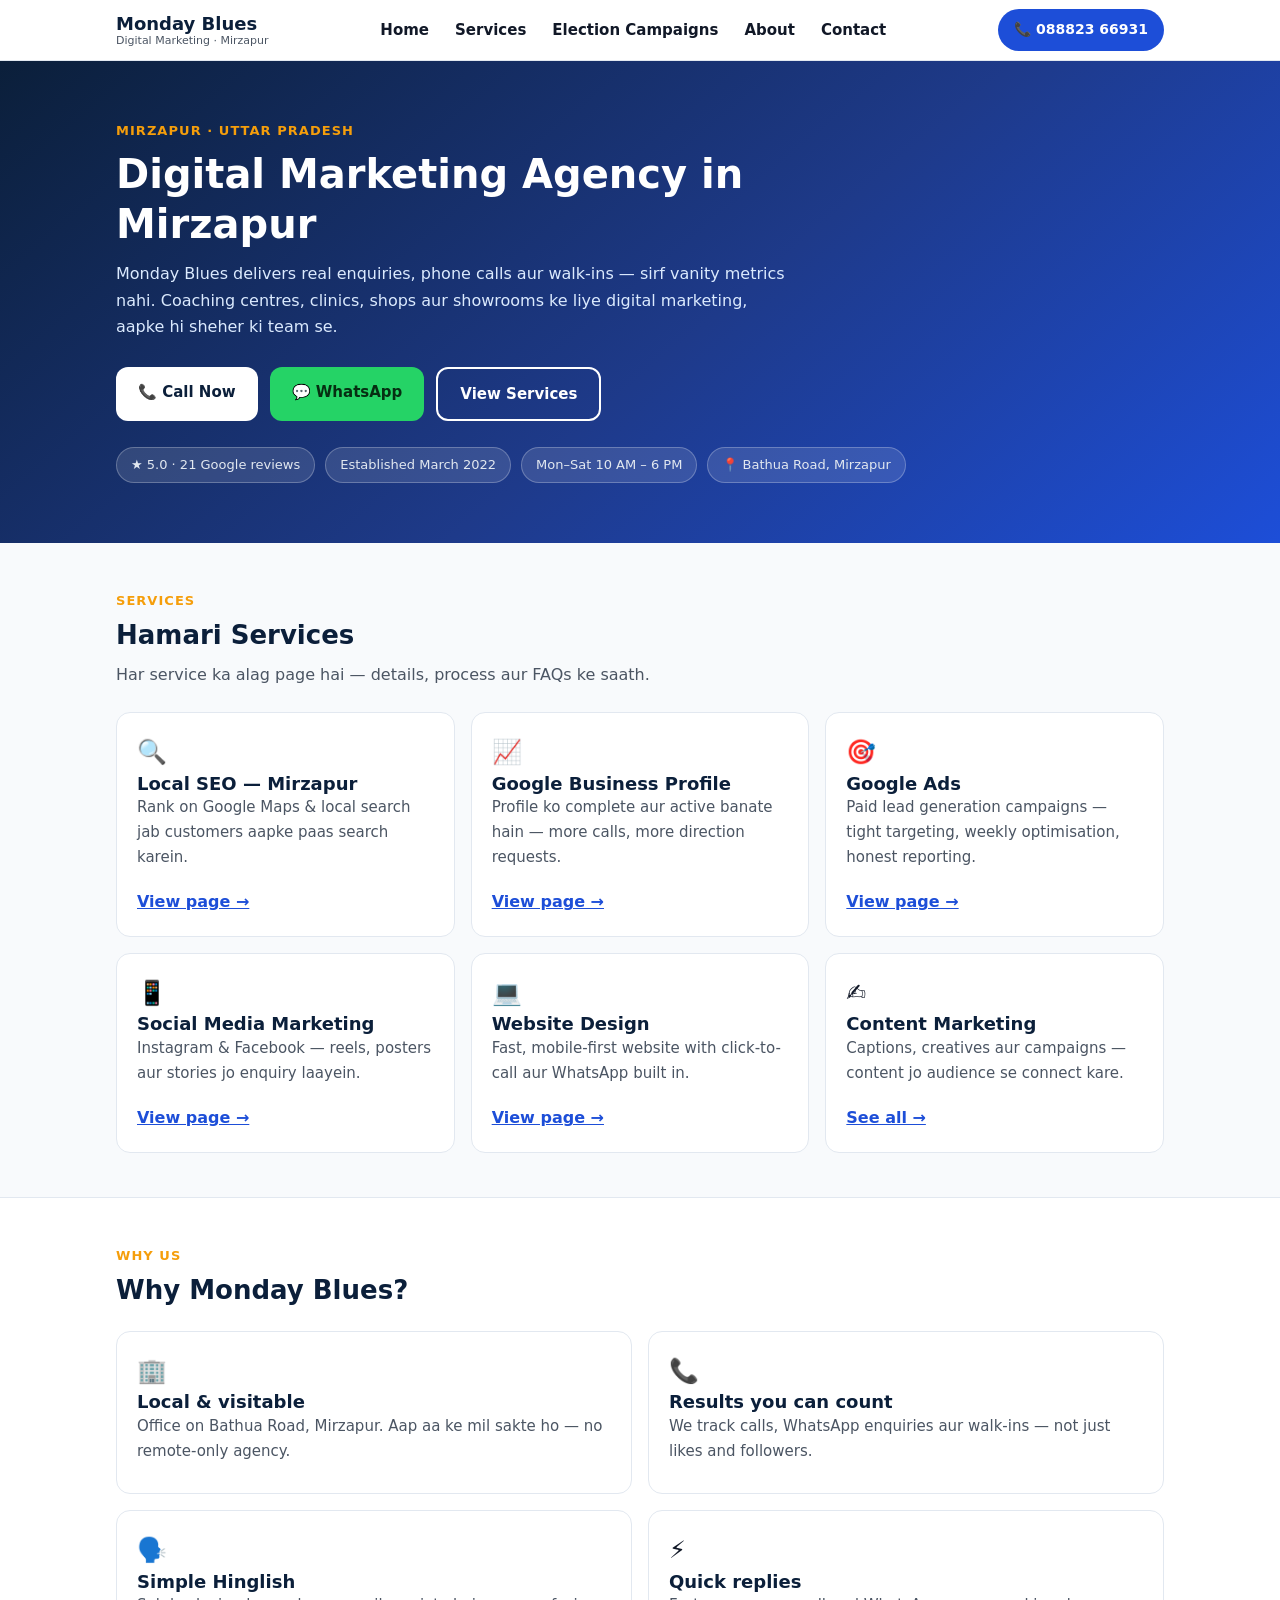
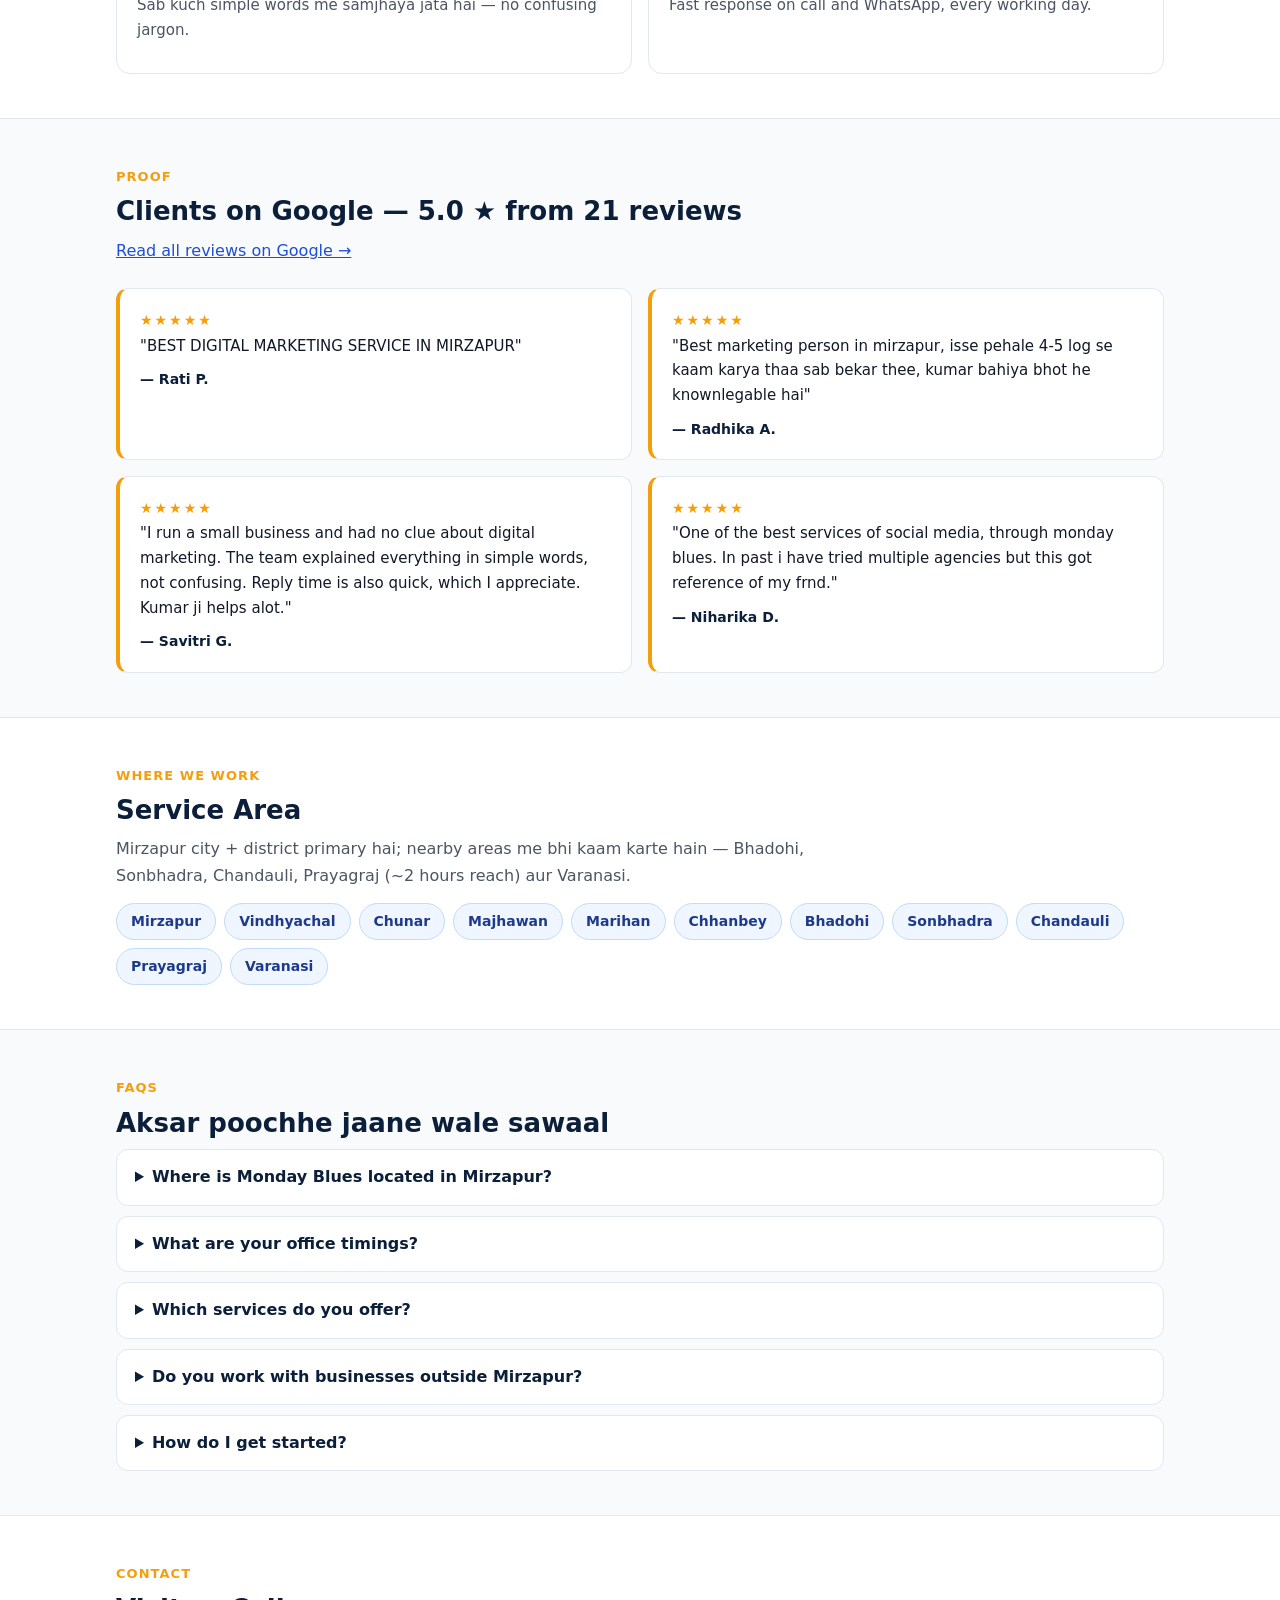
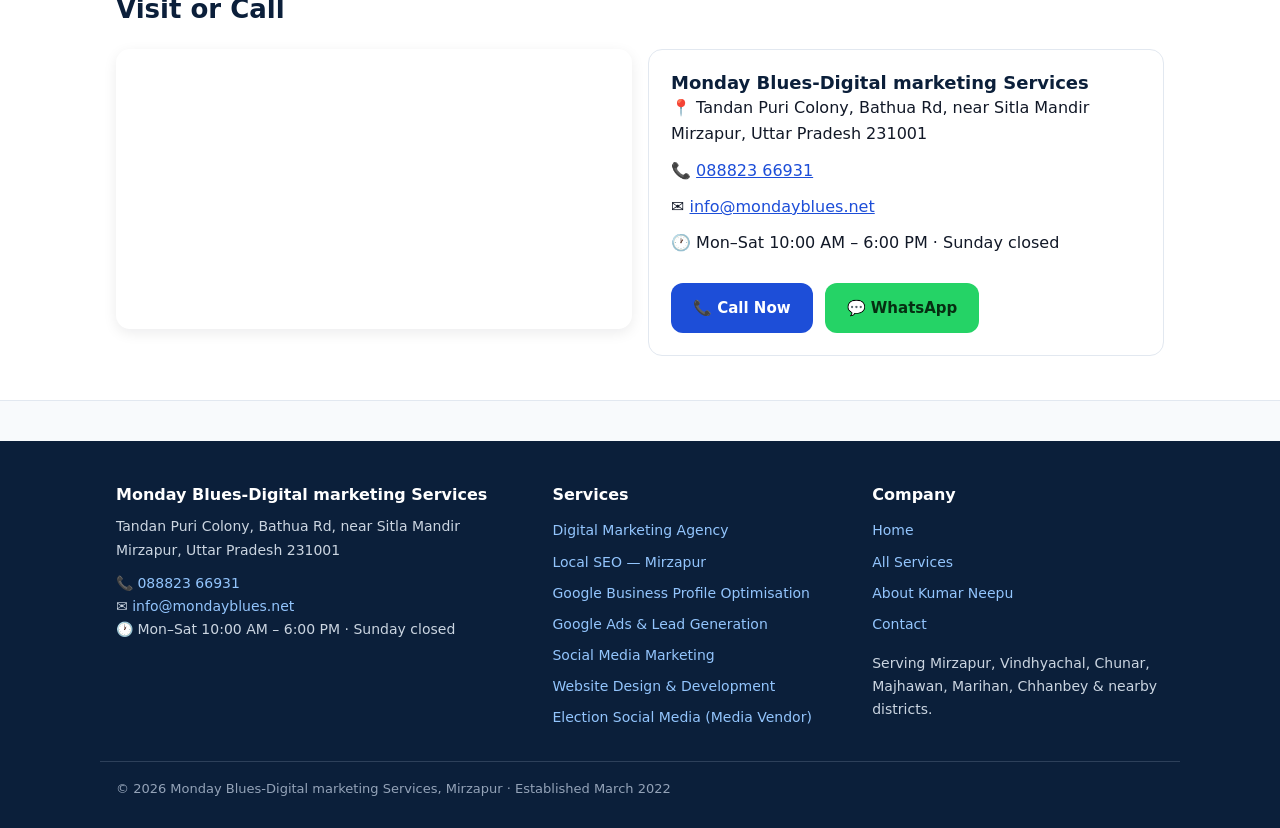
<file: index.html>
<!DOCTYPE html>
<html lang="en">
<head>
<meta charset="UTF-8">
<meta name="viewport" content="width=device-width, initial-scale=1">
<title>Digital Marketing Agency in Mirzapur | Monday Blues</title>
<meta name="description" content="Monday Blues is a digital marketing agency in Mirzapur, UP — local SEO, Google Ads, social media & websites for local businesses. 5.0★ from 21 Google reviews. Call 088823 66931.">
<link rel="canonical" href="https://www.mondayblues.net/">
<meta property="og:title" content="Digital Marketing Agency in Mirzapur | Monday Blues">
<meta property="og:description" content="Local SEO, Google Ads, social media & websites for Mirzapur businesses. 5.0★ from 21 Google reviews.">
<meta property="og:type" content="website">
<meta property="og:url" content="https://www.mondayblues.net/">
<script type="application/ld+json">
{"@context":"https://schema.org","@type":"LocalBusiness","@id":"https://www.mondayblues.net/#business","name":"Monday Blues-Digital marketing Services","alternateName":"मंडे ब्लूज-डिजिटल मार्केटिंग सर्विसेज","url":"https://www.mondayblues.net/","telephone":"+918882366931","email":"info@mondayblues.net","foundingDate":"2022-03-05","founder":{"@type":"Person","name":"Kumar Neepu"},"priceRange":"₹₹","address":{"@type":"PostalAddress","streetAddress":"Tandan Puri Colony, Bathua Rd, near Sitla Mandir","addressLocality":"Mirzapur","addressRegion":"Uttar Pradesh","postalCode":"231001","addressCountry":"IN"},"geo":{"@type":"GeoCoordinates","latitude":25.1332678,"longitude":82.5633701},"openingHoursSpecification":[{"@type":"OpeningHoursSpecification","dayOfWeek":["Monday","Tuesday","Wednesday","Thursday","Friday","Saturday"],"opens":"10:00","closes":"18:00"}],"areaServed":[{"@type":"City","name":"Mirzapur"},{"@type":"City","name":"Vindhyachal"},{"@type":"City","name":"Chunar"},{"@type":"City","name":"Majhawan"},{"@type":"City","name":"Marihan"},{"@type":"City","name":"Chhanbey"}],"sameAs":["https://www.instagram.com/uluk.pandit/"]}
</script>
<script type="application/ld+json">
{"@context":"https://schema.org","@type":"FAQPage","mainEntity":[{"@type":"Question","name":"Where is Monday Blues located in Mirzapur?","acceptedAnswer":{"@type":"Answer","text":"Tandan Puri Colony, Bathua Rd, near Sitla Mandir, Mirzapur, Uttar Pradesh 231001 — walk-ins welcome Monday to Saturday."}},{"@type":"Question","name":"What are your office timings?","acceptedAnswer":{"@type":"Answer","text":"Monday to Saturday, 10:00 AM to 6:00 PM. Sunday closed."}},{"@type":"Question","name":"Which services do you offer?","acceptedAnswer":{"@type":"Answer","text":"Local SEO, Google Business Profile optimisation, Google Ads & paid lead generation, social media marketing (Instagram & Facebook), website design & development, and content marketing."}},{"@type":"Question","name":"Do you work with businesses outside Mirzapur?","acceptedAnswer":{"@type":"Answer","text":"Yes — Chunar, Vindhyachal, Bhadohi, Sonbhadra, Chandauli, Prayagraj and Varanasi are all within our reach."}},{"@type":"Question","name":"How do I get started?","acceptedAnswer":{"@type":"Answer","text":"Call 088823 66931 or message us on WhatsApp — the first consultation is free."}}]}
</script>
<link rel="stylesheet" href="/css/style.css">
</head>
<body>
<header class="site-header">
  <div class="container header-inner">
    <a class="brand" href="/"><b>Monday Blues</b><small>Digital Marketing · Mirzapur</small></a>
    <nav class="nav" aria-label="Main">
      <ul>
        <li><a href="/">Home</a></li>
        <li><a href="/services/">Services</a></li>
        <li><a href="/election-social-media-management-mirzapur/">Election Campaigns</a></li>
        <li><a href="/about-kumar-neepu/">About</a></li>
        <li><a href="/contact/">Contact</a></li>
      </ul>
    </nav>
    <a class="header-cta" href="tel:+918882366931">📞 088823 66931</a>
    <button class="menu-btn" aria-label="Open menu"><span></span><span></span><span></span></button>
  </div>
</header>
<main>
  <section class="hero">
    <div class="container">
      <span class="eyebrow">Mirzapur · Uttar Pradesh</span>
      <h1>Digital Marketing Agency in Mirzapur</h1>
      <p>Monday Blues delivers real enquiries, phone calls aur walk-ins — sirf vanity metrics nahi. Coaching centres, clinics, shops aur showrooms ke liye digital marketing, aapke hi sheher ki team se.</p>
      <div class="cta-row">
        <a class="btn btn-light" href="tel:+918882366931">📞 Call Now</a>
        <a class="btn btn-wa" href="https://wa.me/918882366931" rel="noopener">💬 WhatsApp</a>
        <a class="btn btn-outline" href="#services">View Services</a>
      </div>
      <div class="pill-row">
        <span class="pill">★ 5.0 · 21 Google reviews</span>
        <span class="pill">Established March 2022</span>
        <span class="pill">Mon–Sat 10 AM – 6 PM</span>
        <span class="pill">📍 Bathua Road, Mirzapur</span>
      </div>
    </div>
  </section>

  <section class="section" id="services">
    <div class="container">
      <span class="eyebrow">Services</span>
      <h2>Hamari Services</h2>
      <p class="lead">Har service ka alag page hai — details, process aur FAQs ke saath.</p>
      <div class="grid grid-3">
        <div class="card"><div class="icon">🔍</div><h3>Local SEO — Mirzapur</h3><p>Rank on Google Maps & local search jab customers aapke paas search karein.</p><a class="more" href="/local-seo-mirzapur/">View page →</a></div>
        <div class="card"><div class="icon">📈</div><h3>Google Business Profile</h3><p>Profile ko complete aur active banate hain — more calls, more direction requests.</p><a class="more" href="/google-business-profile-optimisation-mirzapur/">View page →</a></div>
        <div class="card"><div class="icon">🎯</div><h3>Google Ads</h3><p>Paid lead generation campaigns — tight targeting, weekly optimisation, honest reporting.</p><a class="more" href="/google-ads-mirzapur/">View page →</a></div>
        <div class="card"><div class="icon">📱</div><h3>Social Media Marketing</h3><p>Instagram & Facebook — reels, posters aur stories jo enquiry laayein.</p><a class="more" href="/social-media-marketing-mirzapur/">View page →</a></div>
        <div class="card"><div class="icon">💻</div><h3>Website Design</h3><p>Fast, mobile-first website with click-to-call aur WhatsApp built in.</p><a class="more" href="/website-design-mirzapur/">View page →</a></div>
        <div class="card"><div class="icon">✍️</div><h3>Content Marketing</h3><p>Captions, creatives aur campaigns — content jo audience se connect kare.</p><a class="more" href="/services/">See all →</a></div>
      </div>
    </div>
  </section>

  <section class="section section-alt">
    <div class="container">
      <span class="eyebrow">Why us</span>
      <h2>Why Monday Blues?</h2>
      <div class="grid grid-2">
        <div class="card"><div class="icon">🏢</div><h3>Local & visitable</h3><p>Office on Bathua Road, Mirzapur. Aap aa ke mil sakte ho — no remote-only agency.</p></div>
        <div class="card"><div class="icon">📞</div><h3>Results you can count</h3><p>We track calls, WhatsApp enquiries aur walk-ins — not just likes and followers.</p></div>
        <div class="card"><div class="icon">🗣️</div><h3>Simple Hinglish</h3><p>Sab kuch simple words me samjhaya jata hai — no confusing jargon.</p></div>
        <div class="card"><div class="icon">⚡</div><h3>Quick replies</h3><p>Fast response on call and WhatsApp, every working day.</p></div>
      </div>
    </div>
  </section>

  <section class="section">
    <div class="container">
      <span class="eyebrow">Proof</span>
      <h2>Clients on Google — 5.0 ★ from 21 reviews</h2>
      <p class="lead"><a href="https://www.google.com/maps/search/?api=1&query=Monday+Blues+Digital+Marketing+Services+Mirzapur" rel="noopener">Read all reviews on Google →</a></p>
      <div class="grid grid-2">
        <blockquote class="quote"><span class="stars">★★★★★</span><p>"BEST DIGITAL MARKETING SERVICE IN MIRZAPUR"</p><footer>— Rati P.</footer></blockquote>
        <blockquote class="quote"><span class="stars">★★★★★</span><p>"Best marketing person in mirzapur, isse pehale 4-5 log se kaam karya thaa sab bekar thee, kumar bahiya bhot he knownlegable hai"</p><footer>— Radhika A.</footer></blockquote>
        <blockquote class="quote"><span class="stars">★★★★★</span><p>"I run a small business and had no clue about digital marketing. The team explained everything in simple words, not confusing. Reply time is also quick, which I appreciate. Kumar ji helps alot."</p><footer>— Savitri G.</footer></blockquote>
        <blockquote class="quote"><span class="stars">★★★★★</span><p>"One of the best services of social media, through monday blues. In past i have tried multiple agencies but this got reference of my frnd."</p><footer>— Niharika D.</footer></blockquote>
      </div>
    </div>
  </section>

  <section class="section section-alt">
    <div class="container">
      <span class="eyebrow">Where we work</span>
      <h2>Service Area</h2>
      <p class="lead">Mirzapur city + district primary hai; nearby areas me bhi kaam karte hain — Bhadohi, Sonbhadra, Chandauli, Prayagraj (~2 hours reach) aur Varanasi.</p>
      <div class="chips">
        <span class="chip">Mirzapur</span><span class="chip">Vindhyachal</span><span class="chip">Chunar</span><span class="chip">Majhawan</span><span class="chip">Marihan</span><span class="chip">Chhanbey</span><span class="chip">Bhadohi</span><span class="chip">Sonbhadra</span><span class="chip">Chandauli</span><span class="chip">Prayagraj</span><span class="chip">Varanasi</span>
      </div>
    </div>
  </section>

  <section class="section faq">
    <div class="container">
      <span class="eyebrow">FAQs</span>
      <h2>Aksar poochhe jaane wale sawaal</h2>
      <details><summary>Where is Monday Blues located in Mirzapur?</summary><p>Tandan Puri Colony, Bathua Rd, near Sitla Mandir, Mirzapur, UP 231001 — walk-ins welcome Mon–Sat.</p></details>
      <details><summary>What are your office timings?</summary><p>Monday to Saturday, 10:00 AM – 6:00 PM. Sunday closed.</p></details>
      <details><summary>Which services do you offer?</summary><p>Local SEO, Google Business Profile optimisation, Google Ads, social media marketing, website design & development, and content marketing.</p></details>
      <details><summary>Do you work with businesses outside Mirzapur?</summary><p>Yes — Chunar, Vindhyachal, Bhadohi, Sonbhadra, Chandauli, Prayagraj and Varanasi.</p></details>
      <details><summary>How do I get started?</summary><p>Call 088823 66931 or WhatsApp — the first consultation is free.</p></details>
    </div>
  </section>

  <section class="section section-alt" id="contact">
    <div class="container">
      <span class="eyebrow">Contact</span>
      <h2>Visit or Call</h2>
      <div class="grid grid-2">
        <div>
          <iframe class="map-frame" title="Monday Blues office location map, Bathua Road, Mirzapur" src="https://www.google.com/maps?q=25.1332678,82.5633701&z=16&output=embed" loading="lazy"></iframe>
        </div>
        <div class="info-card">
          <h3>Monday Blues-Digital marketing Services</h3>
          <p>📍 Tandan Puri Colony, Bathua Rd, near Sitla Mandir<br>Mirzapur, Uttar Pradesh 231001</p>
          <p>📞 <a href="tel:+918882366931">088823 66931</a></p>
          <p>✉️ <a href="mailto:info@mondayblues.net">info@mondayblues.net</a></p>
          <p>🕐 Mon–Sat 10:00 AM – 6:00 PM · Sunday closed</p>
          <div class="cta-row">
            <a class="btn btn-call" href="tel:+918882366931">📞 Call Now</a>
            <a class="btn btn-wa" href="https://wa.me/918882366931" rel="noopener">💬 WhatsApp</a>
          </div>
        </div>
      </div>
    </div>
  </section>
</main>
<footer class="site-footer">
  <div class="container footer-grid">
    <div>
      <h3>Monday Blues-Digital marketing Services</h3>
      <p>Tandan Puri Colony, Bathua Rd, near Sitla Mandir<br>Mirzapur, Uttar Pradesh 231001</p>
      <p>📞 <a href="tel:+918882366931">088823 66931</a><br>✉️ <a href="mailto:info@mondayblues.net">info@mondayblues.net</a><br>🕐 Mon–Sat 10:00 AM – 6:00 PM · Sunday closed</p>
    </div>
    <div>
      <h3>Services</h3>
      <ul class="footer-list">
        <li><a href="/digital-marketing-agency-mirzapur/">Digital Marketing Agency</a></li>
        <li><a href="/local-seo-mirzapur/">Local SEO — Mirzapur</a></li>
        <li><a href="/google-business-profile-optimisation-mirzapur/">Google Business Profile Optimisation</a></li>
        <li><a href="/google-ads-mirzapur/">Google Ads & Lead Generation</a></li>
        <li><a href="/social-media-marketing-mirzapur/">Social Media Marketing</a></li>
        <li><a href="/website-design-mirzapur/">Website Design & Development</a></li>
        <li><a href="/election-social-media-management-mirzapur/">Election Social Media (Media Vendor)</a></li>
      </ul>
    </div>
    <div>
      <h3>Company</h3>
      <ul class="footer-list">
        <li><a href="/">Home</a></li>
        <li><a href="/services/">All Services</a></li>
        <li><a href="/about-kumar-neepu/">About Kumar Neepu</a></li>
        <li><a href="/contact/">Contact</a></li>
      </ul>
      <p style="margin-top:12px">Serving Mirzapur, Vindhyachal, Chunar, Majhawan, Marihan, Chhanbey & nearby districts.</p>
    </div>
  </div>
  <div class="container footer-bottom">© 2026 Monday Blues-Digital marketing Services, Mirzapur · Established March 2022</div>
</footer>
<div class="sticky-cta">
  <a class="btn btn-call" href="tel:+918882366931">📞 Call Now</a>
  <a class="btn btn-wa" href="https://wa.me/918882366931" rel="noopener">💬 WhatsApp</a>
</div>
<script src="/js/main.js"></script>
</body>
</html>
</file>
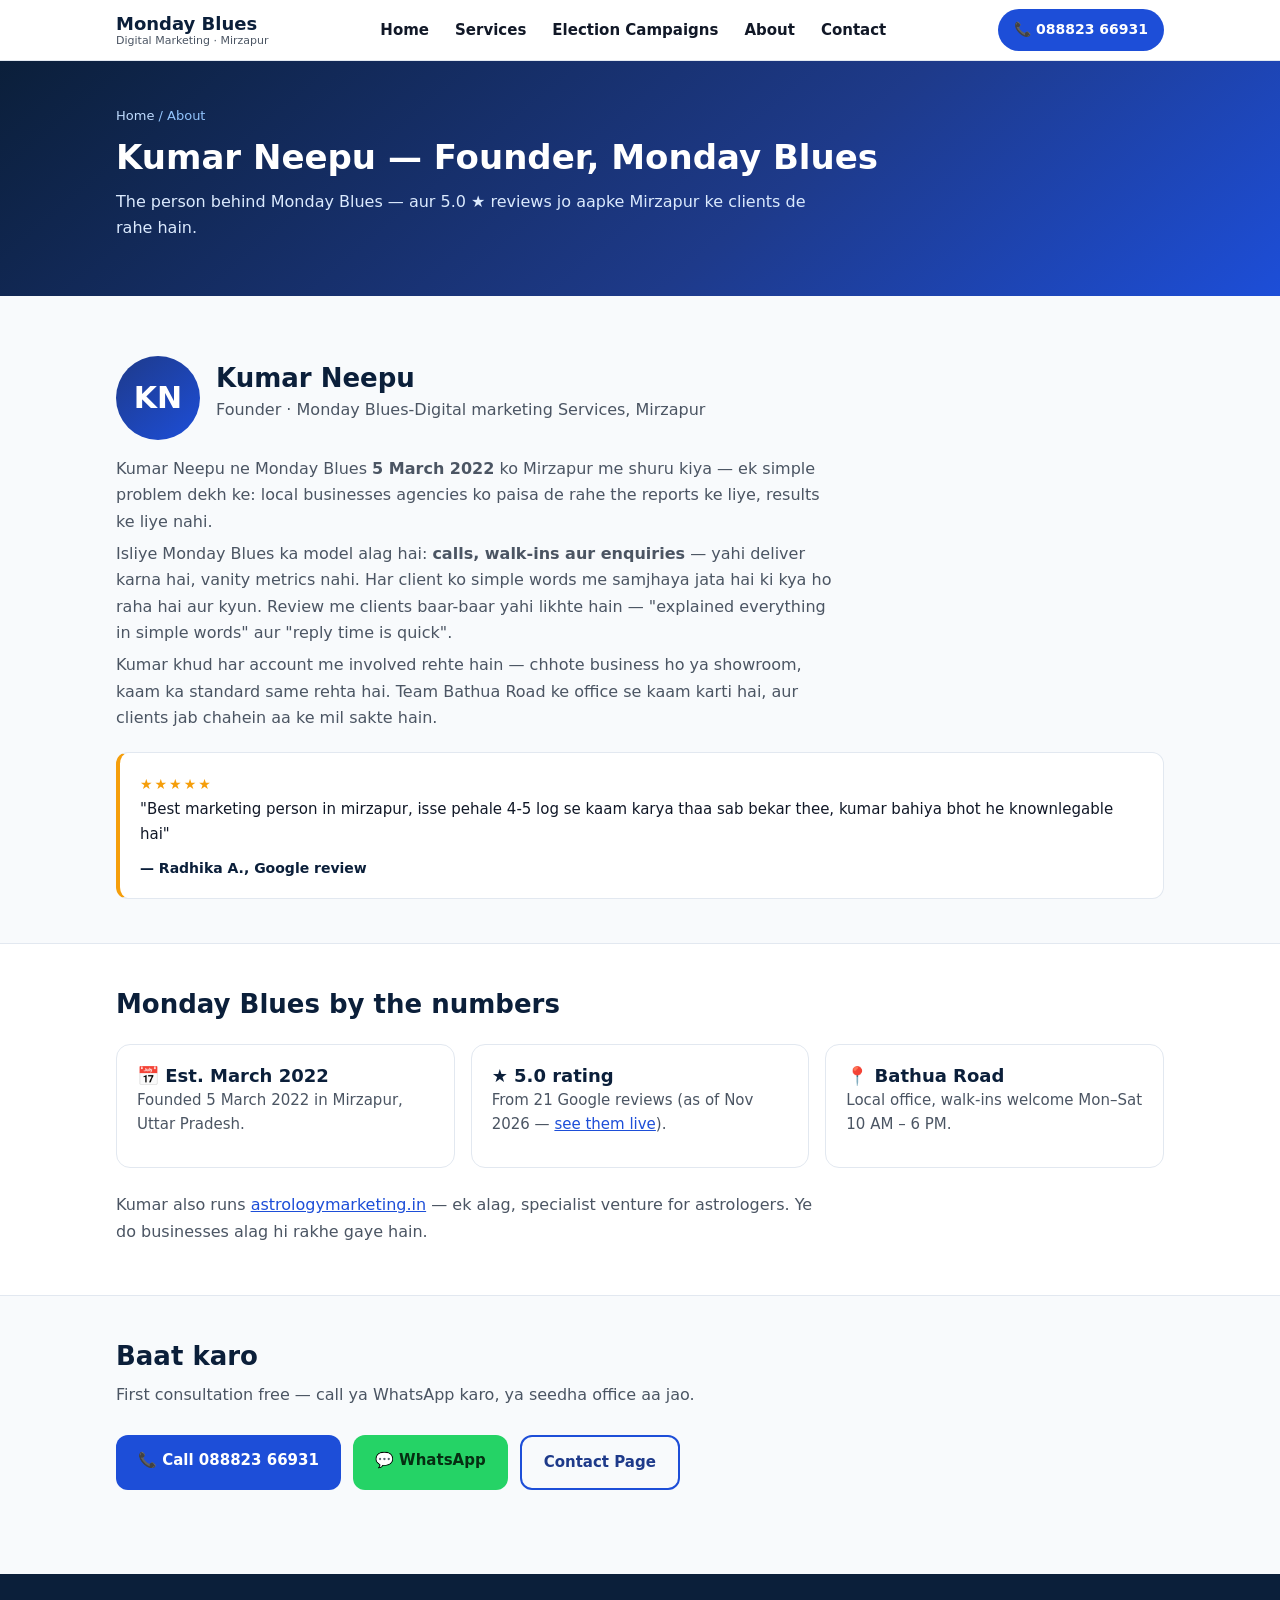
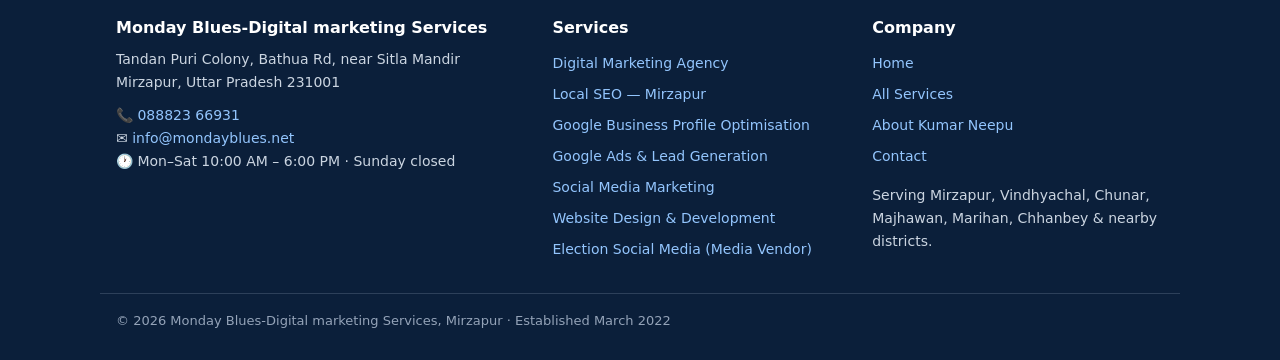
<file: about-kumar-neepu/index.html>
<!DOCTYPE html>
<html lang="en">
<head>
<meta charset="UTF-8">
<meta name="viewport" content="width=device-width, initial-scale=1">
<title>Kumar Neepu — Founder, Monday Blues Digital Marketing (Mirzapur)</title>
<meta name="description" content="Kumar Neepu founded Monday Blues in Mirzapur (March 2022) to give local businesses honest, results-first digital marketing. Meet the person behind the 5.0★ reviews.">
<link rel="canonical" href="https://www.mondayblues.net/about-kumar-neepu/">
<meta property="og:title" content="Kumar Neepu — Founder, Monday Blues Mirzapur">
<meta property="og:type" content="website">
<script type="application/ld+json">
{"@context":"https://schema.org","@type":"LocalBusiness","@id":"https://www.mondayblues.net/#business","name":"Monday Blues-Digital marketing Services","url":"https://www.mondayblues.net/","telephone":"+918882366931","email":"info@mondayblues.net","address":{"@type":"PostalAddress","streetAddress":"Tandan Puri Colony, Bathua Rd, near Sitla Mandir","addressLocality":"Mirzapur","addressRegion":"Uttar Pradesh","postalCode":"231001","addressCountry":"IN"},"geo":{"@type":"GeoCoordinates","latitude":25.1332678,"longitude":82.5633701},"openingHoursSpecification":[{"@type":"OpeningHoursSpecification","dayOfWeek":["Monday","Tuesday","Wednesday","Thursday","Friday","Saturday"],"opens":"10:00","closes":"18:00"}]}
</script>
<script type="application/ld+json">
{"@context":"https://schema.org","@type":"Person","name":"Kumar Neepu","jobTitle":"Founder","worksFor":{"@type":"Organization","name":"Monday Blues-Digital marketing Services"},"url":"https://www.mondayblues.net/about-kumar-neepu/","address":{"@type":"PostalAddress","addressLocality":"Mirzapur","addressRegion":"Uttar Pradesh","addressCountry":"IN"},"knowsAbout":["Local SEO","Google Business Profile optimisation","Google Ads","Social Media Marketing","Website Development"]}
</script>
<link rel="stylesheet" href="/css/style.css">
</head>
<body>
<header class="site-header">
  <div class="container header-inner">
    <a class="brand" href="/"><b>Monday Blues</b><small>Digital Marketing · Mirzapur</small></a>
    <nav class="nav" aria-label="Main">
      <ul>
        <li><a href="/">Home</a></li>
        <li><a href="/services/">Services</a></li>
        <li><a href="/election-social-media-management-mirzapur/">Election Campaigns</a></li>
        <li><a href="/about-kumar-neepu/">About</a></li>
        <li><a href="/contact/">Contact</a></li>
      </ul>
    </nav>
    <a class="header-cta" href="tel:+918882366931">📞 088823 66931</a>
    <button class="menu-btn" aria-label="Open menu"><span></span><span></span><span></span></button>
  </div>
</header>
<main>
  <section class="page-hero">
    <div class="container">
      <div class="crumb"><a href="/">Home</a> / About</div>
      <h1>Kumar Neepu — Founder, Monday Blues</h1>
      <p>The person behind Monday Blues — aur 5.0 ★ reviews jo aapke Mirzapur ke clients de rahe hain.</p>
    </div>
  </section>

  <section class="section">
    <div class="container">
      <div class="avatar-wrap"><div class="avatar">KN</div><div><h2 style="margin-bottom:2px">Kumar Neepu</h2><p style="color:var(--muted)">Founder · Monday Blues-Digital marketing Services, Mirzapur</p></div></div>
      <p class="lead">Kumar Neepu ne Monday Blues <b>5 March 2022</b> ko Mirzapur me shuru kiya — ek simple problem dekh ke: local businesses agencies ko paisa de rahe the reports ke liye, results ke liye nahi.</p>
      <p class="lead">Isliye Monday Blues ka model alag hai: <b>calls, walk-ins aur enquiries</b> — yahi deliver karna hai, vanity metrics nahi. Har client ko simple words me samjhaya jata hai ki kya ho raha hai aur kyun. Review me clients baar-baar yahi likhte hain — "explained everything in simple words" aur "reply time is quick".</p>
      <p class="lead">Kumar khud har account me involved rehte hain — chhote business ho ya showroom, kaam ka standard same rehta hai. Team Bathua Road ke office se kaam karti hai, aur clients jab chahein aa ke mil sakte hain.</p>
      <blockquote class="quote" style="margin-top:20px"><span class="stars">★★★★★</span><p>"Best marketing person in mirzapur, isse pehale 4-5 log se kaam karya thaa sab bekar thee, kumar bahiya bhot he knownlegable hai"</p><footer>— Radhika A., Google review</footer></blockquote>
    </div>
  </section>

  <section class="section section-alt">
    <div class="container">
      <h2>Monday Blues by the numbers</h2>
      <div class="grid grid-3">
        <div class="card"><h3>📅 Est. March 2022</h3><p>Founded 5 March 2022 in Mirzapur, Uttar Pradesh.</p></div>
        <div class="card"><h3>★ 5.0 rating</h3><p>From 21 Google reviews (as of Nov 2026 — <a href="https://www.google.com/maps/search/?api=1&query=Monday+Blues+Digital+Marketing+Services+Mirzapur" rel="noopener">see them live</a>).</p></div>
        <div class="card"><h3>📍 Bathua Road</h3><p>Local office, walk-ins welcome Mon–Sat 10 AM – 6 PM.</p></div>
      </div>
      <p class="lead" style="margin-top:24px">Kumar also runs <a href="https://astrologymarketing.in" rel="noopener">astrologymarketing.in</a> — ek alag, specialist venture for astrologers. Ye do businesses alag hi rakhe gaye hain.</p>
    </div>
  </section>

  <section class="section">
    <div class="container">
      <h2>Baat karo</h2>
      <p class="lead">First consultation free — call ya WhatsApp karo, ya seedha office aa jao.</p>
      <div class="cta-row">
        <a class="btn btn-call" href="tel:+918882366931">📞 Call 088823 66931</a>
        <a class="btn btn-wa" href="https://wa.me/918882366931" rel="noopener">💬 WhatsApp</a>
        <a class="btn btn-dark-outline" href="/contact/">Contact Page</a>
      </div>
    </div>
  </section>
</main>
<footer class="site-footer">
  <div class="container footer-grid">
    <div>
      <h3>Monday Blues-Digital marketing Services</h3>
      <p>Tandan Puri Colony, Bathua Rd, near Sitla Mandir<br>Mirzapur, Uttar Pradesh 231001</p>
      <p>📞 <a href="tel:+918882366931">088823 66931</a><br>✉️ <a href="mailto:info@mondayblues.net">info@mondayblues.net</a><br>🕐 Mon–Sat 10:00 AM – 6:00 PM · Sunday closed</p>
    </div>
    <div>
      <h3>Services</h3>
      <ul class="footer-list">
        <li><a href="/digital-marketing-agency-mirzapur/">Digital Marketing Agency</a></li>
        <li><a href="/local-seo-mirzapur/">Local SEO — Mirzapur</a></li>
        <li><a href="/google-business-profile-optimisation-mirzapur/">Google Business Profile Optimisation</a></li>
        <li><a href="/google-ads-mirzapur/">Google Ads & Lead Generation</a></li>
        <li><a href="/social-media-marketing-mirzapur/">Social Media Marketing</a></li>
        <li><a href="/website-design-mirzapur/">Website Design & Development</a></li>
        <li><a href="/election-social-media-management-mirzapur/">Election Social Media (Media Vendor)</a></li>
      </ul>
    </div>
    <div>
      <h3>Company</h3>
      <ul class="footer-list">
        <li><a href="/">Home</a></li>
        <li><a href="/services/">All Services</a></li>
        <li><a href="/about-kumar-neepu/">About Kumar Neepu</a></li>
        <li><a href="/contact/">Contact</a></li>
      </ul>
      <p style="margin-top:12px">Serving Mirzapur, Vindhyachal, Chunar, Majhawan, Marihan, Chhanbey & nearby districts.</p>
    </div>
  </div>
  <div class="container footer-bottom">© 2026 Monday Blues-Digital marketing Services, Mirzapur · Established March 2022</div>
</footer>
<div class="sticky-cta">
  <a class="btn btn-call" href="tel:+918882366931">📞 Call Now</a>
  <a class="btn btn-wa" href="https://wa.me/918882366931" rel="noopener">💬 WhatsApp</a>
</div>
<script src="/js/main.js"></script>
</body>
</html>
</file>
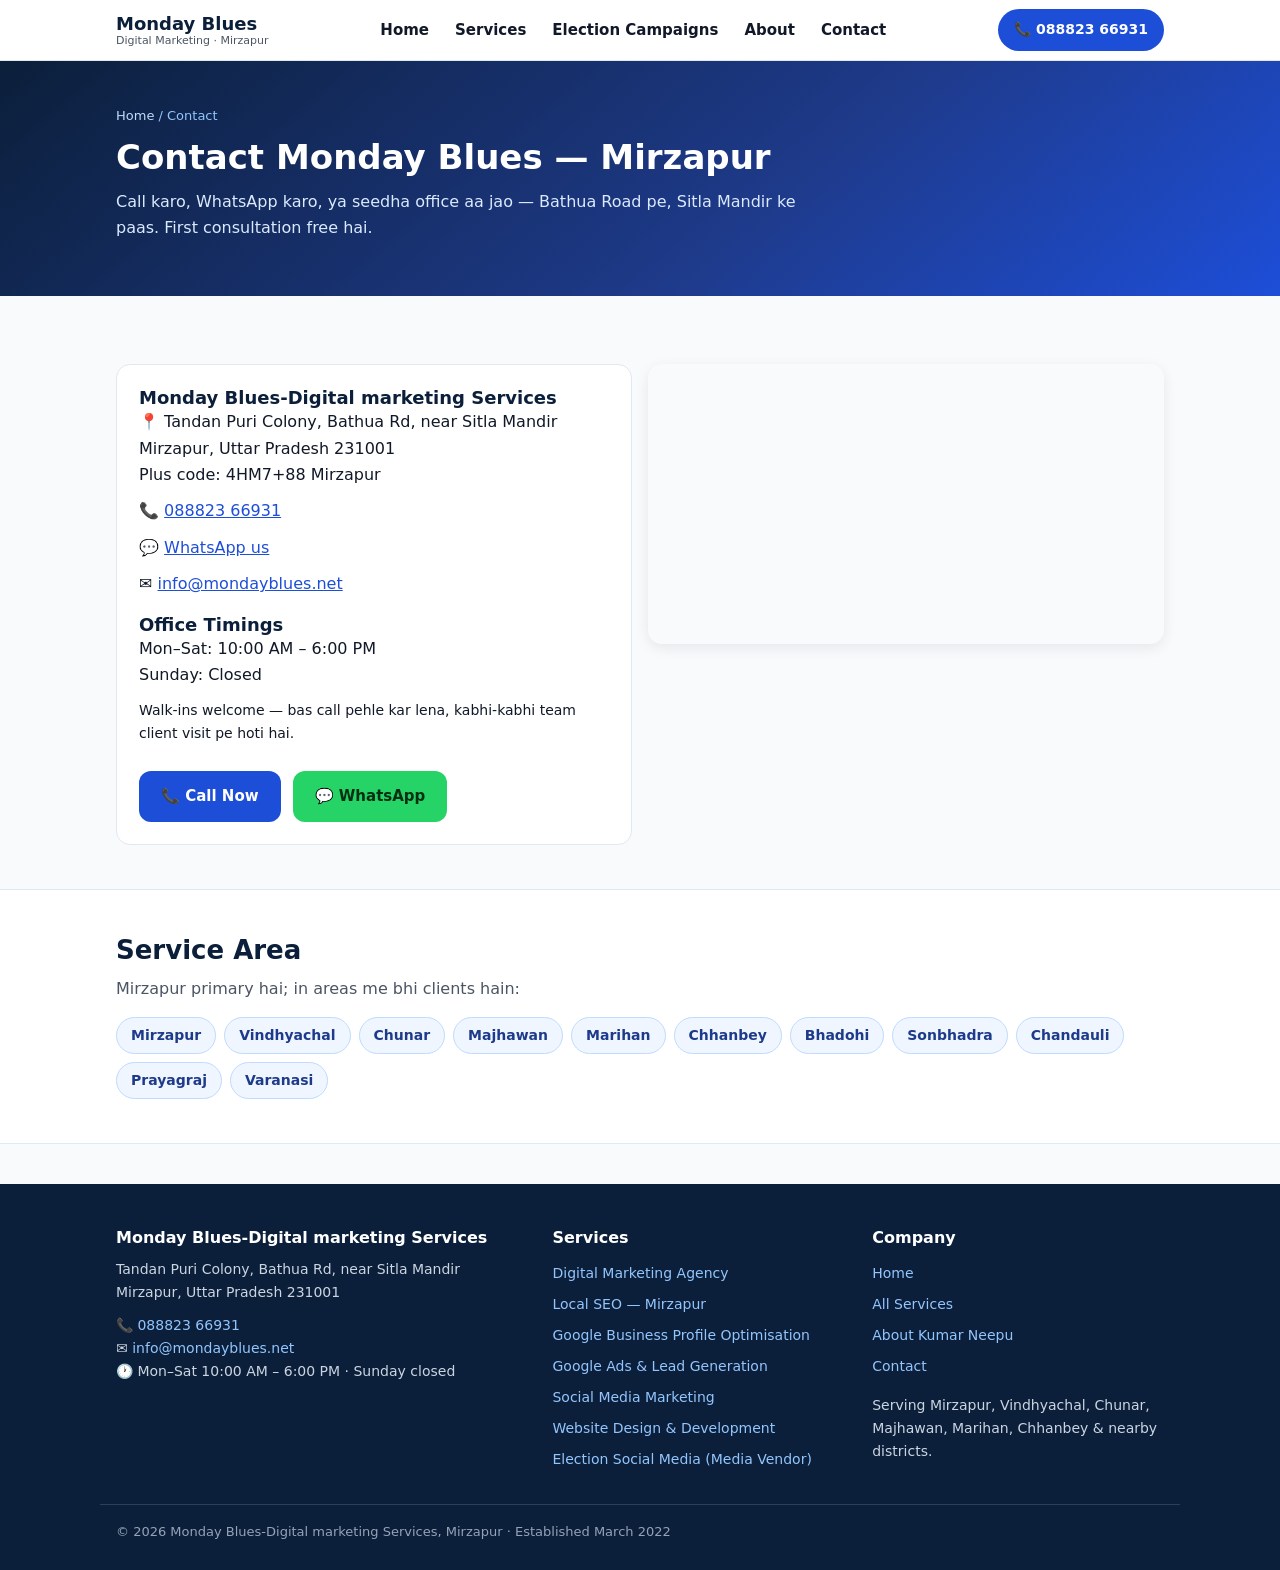
<file: contact/index.html>
<!DOCTYPE html>
<html lang="en">
<head>
<meta charset="UTF-8">
<meta name="viewport" content="width=device-width, initial-scale=1">
<title>Contact Monday Blues — Bathua Road, Mirzapur | Digital Marketing Agency</title>
<meta name="description" content="Contact Monday Blues — Tandan Puri Colony, Bathua Rd, near Sitla Mandir, Mirzapur 231001. Mon–Sat 10:00–18:00. Call 088823 66931 or WhatsApp.">
<link rel="canonical" href="https://www.mondayblues.net/contact/">
<meta property="og:title" content="Contact Monday Blues — Mirzapur">
<meta property="og:type" content="website">
<script type="application/ld+json">
{"@context":"https://schema.org","@type":"LocalBusiness","@id":"https://www.mondayblues.net/#business","name":"Monday Blues-Digital marketing Services","alternateName":"मंडे ब्लूज-डिजिटल मार्केटिंग सर्विसेज","url":"https://www.mondayblues.net/","telephone":"+918882366931","email":"info@mondayblues.net","foundingDate":"2022-03-05","founder":{"@type":"Person","name":"Kumar Neepu"},"priceRange":"₹₹","address":{"@type":"PostalAddress","streetAddress":"Tandan Puri Colony, Bathua Rd, near Sitla Mandir","addressLocality":"Mirzapur","addressRegion":"Uttar Pradesh","postalCode":"231001","addressCountry":"IN"},"geo":{"@type":"GeoCoordinates","latitude":25.1332678,"longitude":82.5633701},"openingHoursSpecification":[{"@type":"OpeningHoursSpecification","dayOfWeek":["Monday","Tuesday","Wednesday","Thursday","Friday","Saturday"],"opens":"10:00","closes":"18:00"}],"areaServed":[{"@type":"City","name":"Mirzapur"},{"@type":"City","name":"Vindhyachal"},{"@type":"City","name":"Chunar"},{"@type":"City","name":"Majhawan"},{"@type":"City","name":"Marihan"},{"@type":"City","name":"Chhanbey"}]}
</script>
<link rel="stylesheet" href="/css/style.css">
</head>
<body>
<header class="site-header">
  <div class="container header-inner">
    <a class="brand" href="/"><b>Monday Blues</b><small>Digital Marketing · Mirzapur</small></a>
    <nav class="nav" aria-label="Main">
      <ul>
        <li><a href="/">Home</a></li>
        <li><a href="/services/">Services</a></li>
        <li><a href="/election-social-media-management-mirzapur/">Election Campaigns</a></li>
        <li><a href="/about-kumar-neepu/">About</a></li>
        <li><a href="/contact/">Contact</a></li>
      </ul>
    </nav>
    <a class="header-cta" href="tel:+918882366931">📞 088823 66931</a>
    <button class="menu-btn" aria-label="Open menu"><span></span><span></span><span></span></button>
  </div>
</header>
<main>
  <section class="page-hero">
    <div class="container">
      <div class="crumb"><a href="/">Home</a> / Contact</div>
      <h1>Contact Monday Blues — Mirzapur</h1>
      <p>Call karo, WhatsApp karo, ya seedha office aa jao — Bathua Road pe, Sitla Mandir ke paas. First consultation free hai.</p>
    </div>
  </section>

  <section class="section">
    <div class="container">
      <div class="grid grid-2">
        <div class="info-card">
          <h3>Monday Blues-Digital marketing Services</h3>
          <p>📍 Tandan Puri Colony, Bathua Rd, near Sitla Mandir<br>Mirzapur, Uttar Pradesh 231001<br>Plus code: 4HM7+88 Mirzapur</p>
          <p>📞 <a href="tel:+918882366931">088823 66931</a></p>
          <p>💬 <a href="https://wa.me/918882366931" rel="noopener">WhatsApp us</a></p>
          <p>✉️ <a href="mailto:info@mondayblues.net">info@mondayblues.net</a></p>
          <h3 style="margin-top:16px">Office Timings</h3>
          <p>Mon–Sat: 10:00 AM – 6:00 PM<br>Sunday: Closed</p>
          <p style="font-size:14px">Walk-ins welcome — bas call pehle kar lena, kabhi-kabhi team client visit pe hoti hai.</p>
          <div class="cta-row">
            <a class="btn btn-call" href="tel:+918882366931">📞 Call Now</a>
            <a class="btn btn-wa" href="https://wa.me/918882366931" rel="noopener">💬 WhatsApp</a>
          </div>
        </div>
        <div>
          <iframe class="map-frame" title="Monday Blues office location map, Bathua Road, Mirzapur" src="https://www.google.com/maps?q=25.1332678,82.5633701&z=16&output=embed" loading="lazy"></iframe>
        </div>
      </div>
    </div>
  </section>

  <section class="section section-alt">
    <div class="container">
      <h2>Service Area</h2>
      <p class="lead">Mirzapur primary hai; in areas me bhi clients hain:</p>
      <div class="chips">
        <span class="chip">Mirzapur</span><span class="chip">Vindhyachal</span><span class="chip">Chunar</span><span class="chip">Majhawan</span><span class="chip">Marihan</span><span class="chip">Chhanbey</span><span class="chip">Bhadohi</span><span class="chip">Sonbhadra</span><span class="chip">Chandauli</span><span class="chip">Prayagraj</span><span class="chip">Varanasi</span>
      </div>
    </div>
  </section>
</main>
<footer class="site-footer">
  <div class="container footer-grid">
    <div>
      <h3>Monday Blues-Digital marketing Services</h3>
      <p>Tandan Puri Colony, Bathua Rd, near Sitla Mandir<br>Mirzapur, Uttar Pradesh 231001</p>
      <p>📞 <a href="tel:+918882366931">088823 66931</a><br>✉️ <a href="mailto:info@mondayblues.net">info@mondayblues.net</a><br>🕐 Mon–Sat 10:00 AM – 6:00 PM · Sunday closed</p>
    </div>
    <div>
      <h3>Services</h3>
      <ul class="footer-list">
        <li><a href="/digital-marketing-agency-mirzapur/">Digital Marketing Agency</a></li>
        <li><a href="/local-seo-mirzapur/">Local SEO — Mirzapur</a></li>
        <li><a href="/google-business-profile-optimisation-mirzapur/">Google Business Profile Optimisation</a></li>
        <li><a href="/google-ads-mirzapur/">Google Ads & Lead Generation</a></li>
        <li><a href="/social-media-marketing-mirzapur/">Social Media Marketing</a></li>
        <li><a href="/website-design-mirzapur/">Website Design & Development</a></li>
        <li><a href="/election-social-media-management-mirzapur/">Election Social Media (Media Vendor)</a></li>
      </ul>
    </div>
    <div>
      <h3>Company</h3>
      <ul class="footer-list">
        <li><a href="/">Home</a></li>
        <li><a href="/services/">All Services</a></li>
        <li><a href="/about-kumar-neepu/">About Kumar Neepu</a></li>
        <li><a href="/contact/">Contact</a></li>
      </ul>
      <p style="margin-top:12px">Serving Mirzapur, Vindhyachal, Chunar, Majhawan, Marihan, Chhanbey & nearby districts.</p>
    </div>
  </div>
  <div class="container footer-bottom">© 2026 Monday Blues-Digital marketing Services, Mirzapur · Established March 2022</div>
</footer>
<div class="sticky-cta">
  <a class="btn btn-call" href="tel:+918882366931">📞 Call Now</a>
  <a class="btn btn-wa" href="https://wa.me/918882366931" rel="noopener">💬 WhatsApp</a>
</div>
<script src="/js/main.js"></script>
</body>
</html>
</file>
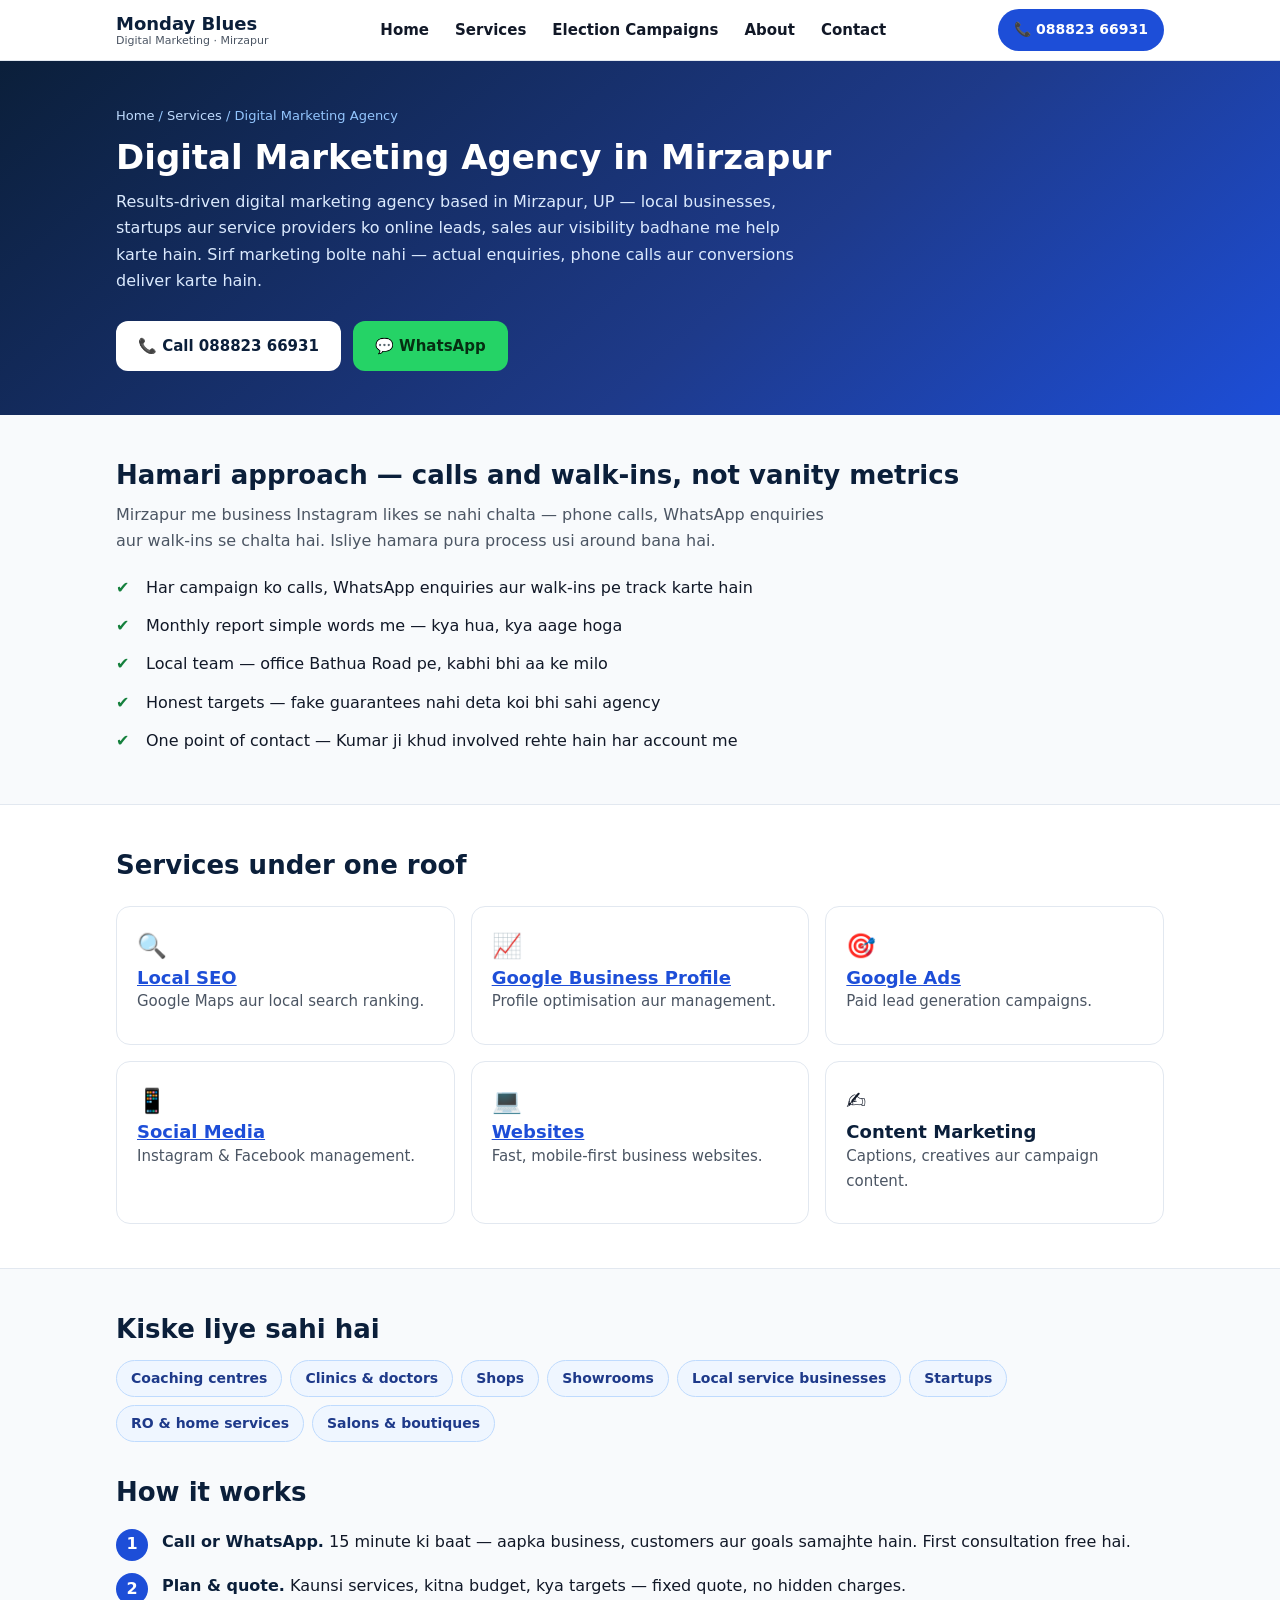
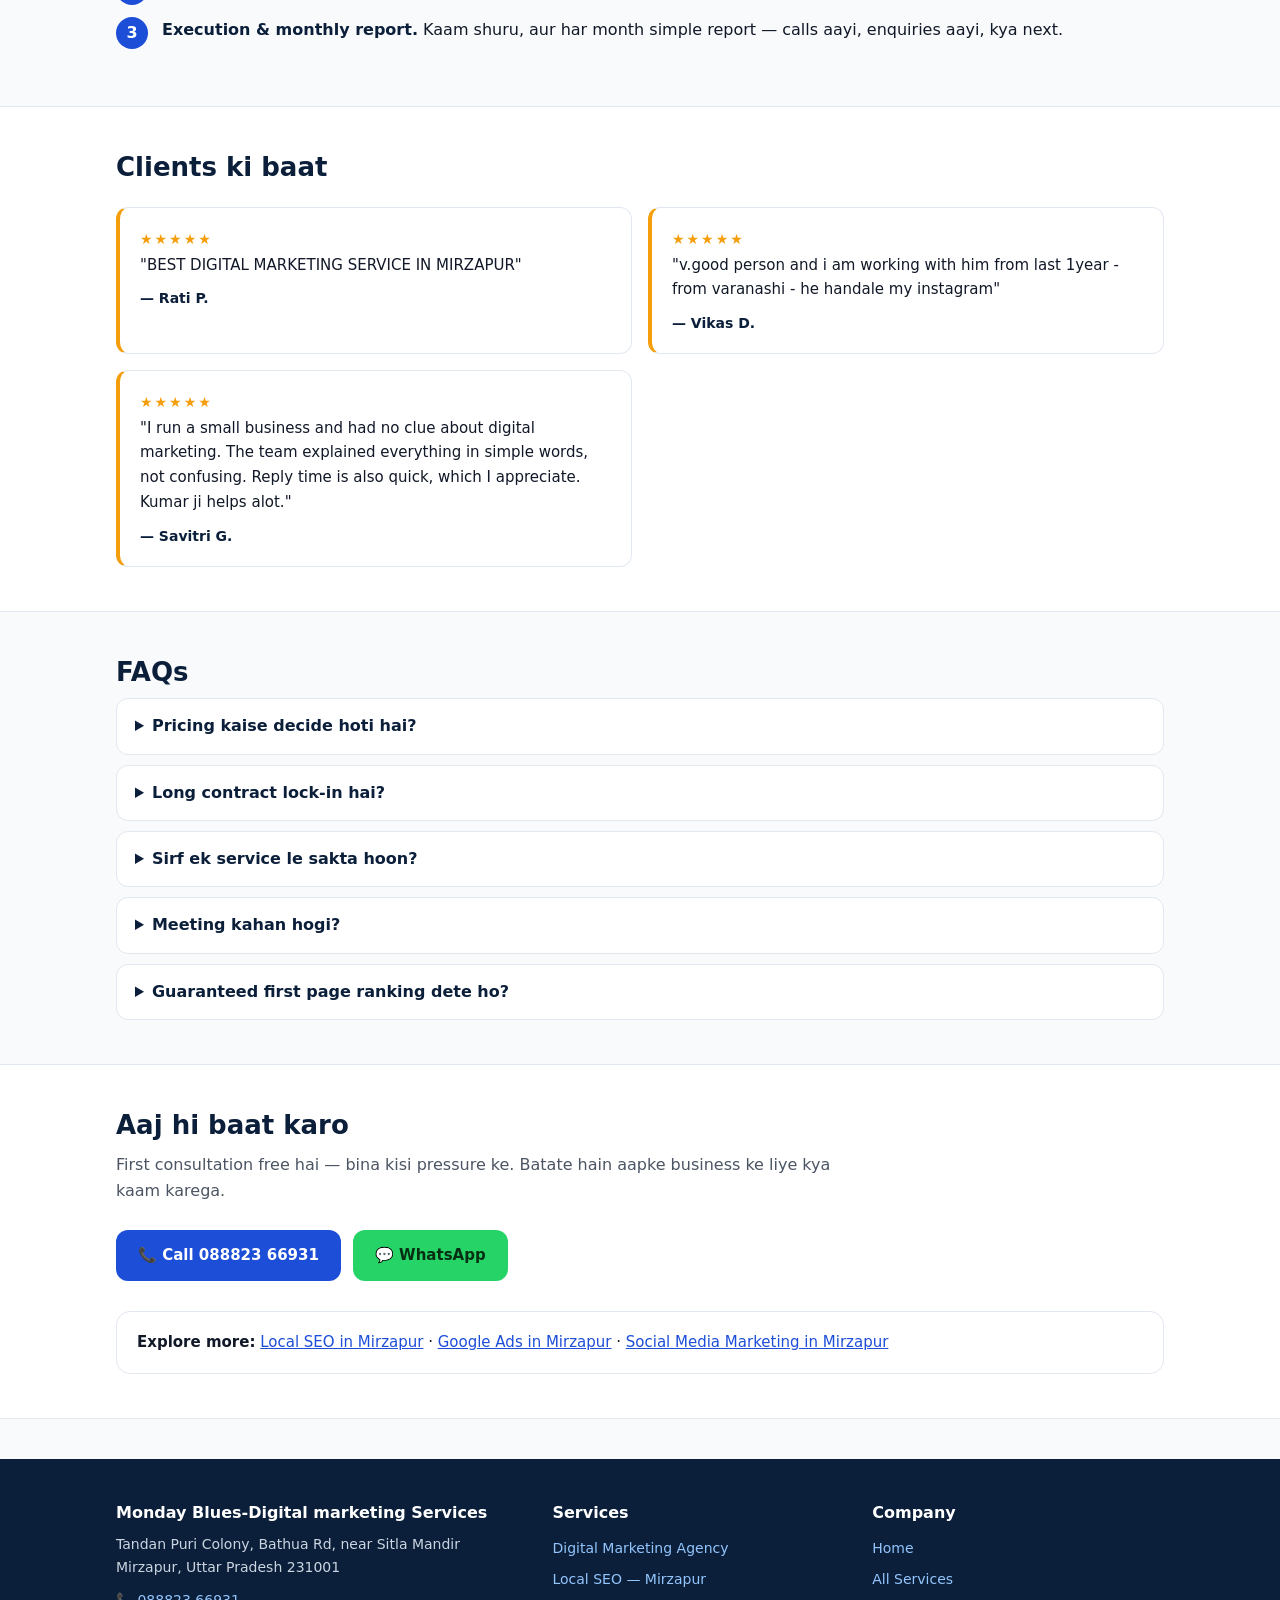
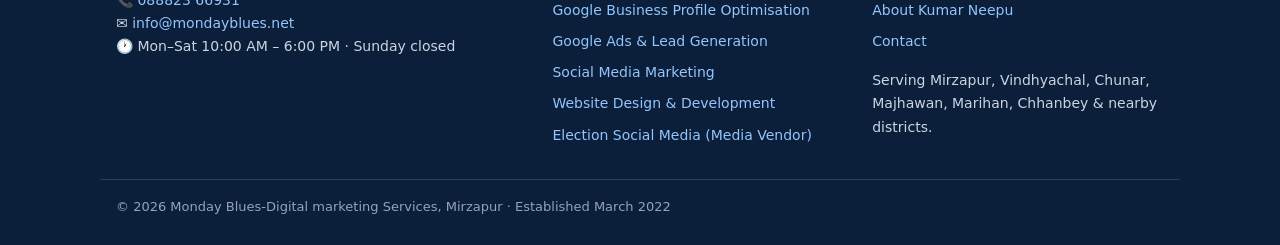
<file: digital-marketing-agency-mirzapur/index.html>
<!DOCTYPE html>
<html lang="en">
<head>
<meta charset="UTF-8">
<meta name="viewport" content="width=device-width, initial-scale=1">
<title>Digital Marketing Agency in Mirzapur | Monday Blues</title>
<meta name="description" content="Looking for a digital marketing agency in Mirzapur? Monday Blues delivers real calls, walk-ins & leads — not vanity metrics. Local team on Bathua Road. Call 088823 66931.">
<link rel="canonical" href="https://www.mondayblues.net/digital-marketing-agency-mirzapur/">
<meta property="og:title" content="Digital Marketing Agency in Mirzapur | Monday Blues">
<meta property="og:type" content="website">
<script type="application/ld+json">
{"@context":"https://schema.org","@type":"LocalBusiness","@id":"https://www.mondayblues.net/#business","name":"Monday Blues-Digital marketing Services","url":"https://www.mondayblues.net/","telephone":"+918882366931","email":"info@mondayblues.net","address":{"@type":"PostalAddress","streetAddress":"Tandan Puri Colony, Bathua Rd, near Sitla Mandir","addressLocality":"Mirzapur","addressRegion":"Uttar Pradesh","postalCode":"231001","addressCountry":"IN"},"geo":{"@type":"GeoCoordinates","latitude":25.1332678,"longitude":82.5633701},"openingHoursSpecification":[{"@type":"OpeningHoursSpecification","dayOfWeek":["Monday","Tuesday","Wednesday","Thursday","Friday","Saturday"],"opens":"10:00","closes":"18:00"}]}
</script>
<script type="application/ld+json">
{"@context":"https://schema.org","@type":"Service","name":"Digital Marketing Services","serviceType":"Digital marketing","provider":{"@id":"https://www.mondayblues.net/#business"},"areaServed":{"@type":"City","name":"Mirzapur"},"url":"https://www.mondayblues.net/digital-marketing-agency-mirzapur/","description":"Results-driven digital marketing agency in Mirzapur, UP — local SEO, Google Ads, social media, websites and content for local businesses."}
</script>
<script type="application/ld+json">
{"@context":"https://schema.org","@type":"FAQPage","mainEntity":[{"@type":"Question","name":"Pricing kaise decide hoti hai?","acceptedAnswer":{"@type":"Answer","text":"After a short call about your business and goals — fixed monthly packages, no hidden charges."}},{"@type":"Question","name":"Long contract lock-in hai?","acceptedAnswer":{"@type":"Answer","text":"No — monthly rolling. Kaam dekh ke continue karo."}},{"@type":"Question","name":"Sirf ek service le sakta hoon?","acceptedAnswer":{"@type":"Answer","text":"Yes — a la carte. Jaise sirf Google Ads ya sirf social media."}},{"@type":"Question","name":"Meeting kahan hogi?","acceptedAnswer":{"@type":"Answer","text":"Our office on Bathua Road, ya aapke shop/showroom pe — ya sirf call/WhatsApp. Aapki choice."}},{"@type":"Question","name":"Guaranteed first page ranking dete ho?","acceptedAnswer":{"@type":"Answer","text":"No honest agency can guarantee that. We set realistic targets and report monthly in simple words."}}]}
</script>
<link rel="stylesheet" href="/css/style.css">
</head>
<body>
<header class="site-header">
  <div class="container header-inner">
    <a class="brand" href="/"><b>Monday Blues</b><small>Digital Marketing · Mirzapur</small></a>
    <nav class="nav" aria-label="Main">
      <ul>
        <li><a href="/">Home</a></li>
        <li><a href="/services/">Services</a></li>
        <li><a href="/election-social-media-management-mirzapur/">Election Campaigns</a></li>
        <li><a href="/about-kumar-neepu/">About</a></li>
        <li><a href="/contact/">Contact</a></li>
      </ul>
    </nav>
    <a class="header-cta" href="tel:+918882366931">📞 088823 66931</a>
    <button class="menu-btn" aria-label="Open menu"><span></span><span></span><span></span></button>
  </div>
</header>
<main>
  <section class="page-hero">
    <div class="container">
      <div class="crumb"><a href="/">Home</a> / <a href="/services/">Services</a> / Digital Marketing Agency</div>
      <h1>Digital Marketing Agency in Mirzapur</h1>
      <p>Results-driven digital marketing agency based in Mirzapur, UP — local businesses, startups aur service providers ko online leads, sales aur visibility badhane me help karte hain. Sirf marketing bolte nahi — actual enquiries, phone calls aur conversions deliver karte hain.</p>
      <div class="cta-row">
        <a class="btn btn-light" href="tel:+918882366931">📞 Call 088823 66931</a>
        <a class="btn btn-wa" href="https://wa.me/918882366931" rel="noopener">💬 WhatsApp</a>
      </div>
    </div>
  </section>

  <section class="section">
    <div class="container">
      <h2>Hamari approach — calls and walk-ins, not vanity metrics</h2>
      <p class="lead">Mirzapur me business Instagram likes se nahi chalta — phone calls, WhatsApp enquiries aur walk-ins se chalta hai. Isliye hamara pura process usi around bana hai.</p>
      <ul class="checklist">
        <li>Har campaign ko calls, WhatsApp enquiries aur walk-ins pe track karte hain</li>
        <li>Monthly report simple words me — kya hua, kya aage hoga</li>
        <li>Local team — office Bathua Road pe, kabhi bhi aa ke milo</li>
        <li>Honest targets — fake guarantees nahi deta koi bhi sahi agency</li>
        <li>One point of contact — Kumar ji khud involved rehte hain har account me</li>
      </ul>
    </div>
  </section>

  <section class="section section-alt">
    <div class="container">
      <h2>Services under one roof</h2>
      <div class="grid grid-3">
        <div class="card"><div class="icon">🔍</div><h3><a href="/local-seo-mirzapur/">Local SEO</a></h3><p>Google Maps aur local search ranking.</p></div>
        <div class="card"><div class="icon">📈</div><h3><a href="/google-business-profile-optimisation-mirzapur/">Google Business Profile</a></h3><p>Profile optimisation aur management.</p></div>
        <div class="card"><div class="icon">🎯</div><h3><a href="/google-ads-mirzapur/">Google Ads</a></h3><p>Paid lead generation campaigns.</p></div>
        <div class="card"><div class="icon">📱</div><h3><a href="/social-media-marketing-mirzapur/">Social Media</a></h3><p>Instagram & Facebook management.</p></div>
        <div class="card"><div class="icon">💻</div><h3><a href="/website-design-mirzapur/">Websites</a></h3><p>Fast, mobile-first business websites.</p></div>
        <div class="card"><div class="icon">✍️</div><h3>Content Marketing</h3><p>Captions, creatives aur campaign content.</p></div>
      </div>
    </div>
  </section>

  <section class="section">
    <div class="container">
      <h2>Kiske liye sahi hai</h2>
      <div class="chips">
        <span class="chip">Coaching centres</span><span class="chip">Clinics & doctors</span><span class="chip">Shops</span><span class="chip">Showrooms</span><span class="chip">Local service businesses</span><span class="chip">Startups</span><span class="chip">RO & home services</span><span class="chip">Salons & boutiques</span>
      </div>
      <h2 style="margin-top:34px">How it works</h2>
      <ol class="steps">
        <li><b>Call or WhatsApp.</b> 15 minute ki baat — aapka business, customers aur goals samajhte hain. First consultation free hai.</li>
        <li><b>Plan & quote.</b> Kaunsi services, kitna budget, kya targets — fixed quote, no hidden charges.</li>
        <li><b>Execution & monthly report.</b> Kaam shuru, aur har month simple report — calls aayi, enquiries aayi, kya next.</li>
      </ol>
    </div>
  </section>

  <section class="section section-alt">
    <div class="container">
      <h2>Clients ki baat</h2>
      <div class="grid grid-2">
        <blockquote class="quote"><span class="stars">★★★★★</span><p>"BEST DIGITAL MARKETING SERVICE IN MIRZAPUR"</p><footer>— Rati P.</footer></blockquote>
        <blockquote class="quote"><span class="stars">★★★★★</span><p>"v.good person and i am working with him from last 1year - from varanashi - he handale my instagram"</p><footer>— Vikas D.</footer></blockquote>
        <blockquote class="quote"><span class="stars">★★★★★</span><p>"I run a small business and had no clue about digital marketing. The team explained everything in simple words, not confusing. Reply time is also quick, which I appreciate. Kumar ji helps alot."</p><footer>— Savitri G.</footer></blockquote>
      </div>
    </div>
  </section>

  <section class="section faq">
    <div class="container">
      <h2>FAQs</h2>
      <details><summary>Pricing kaise decide hoti hai?</summary><p>After a short call about your business aur goals — fixed monthly packages, no hidden charges.</p></details>
      <details><summary>Long contract lock-in hai?</summary><p>No — monthly rolling. Kaam dekh ke continue karo.</p></details>
      <details><summary>Sirf ek service le sakta hoon?</summary><p>Yes — a la carte. Jaise sirf Google Ads ya sirf social media.</p></details>
      <details><summary>Meeting kahan hogi?</summary><p>Hamare office me Bathua Road pe, ya aapke shop/showroom pe — ya sirf call/WhatsApp. Aapki choice.</p></details>
      <details><summary>Guaranteed first page ranking dete ho?</summary><p>No honest agency can guarantee that. We set realistic targets and report monthly.</p></details>
    </div>
  </section>

  <section class="section section-alt">
    <div class="container">
      <h2>Aaj hi baat karo</h2>
      <p class="lead">First consultation free hai — bina kisi pressure ke. Batate hain aapke business ke liye kya kaam karega.</p>
      <div class="cta-row">
        <a class="btn btn-call" href="tel:+918882366931">📞 Call 088823 66931</a>
        <a class="btn btn-wa" href="https://wa.me/918882366931" rel="noopener">💬 WhatsApp</a>
      </div>
      <div class="sibling-links"><b>Explore more:</b> <a href="/local-seo-mirzapur/">Local SEO in Mirzapur</a> · <a href="/google-ads-mirzapur/">Google Ads in Mirzapur</a> · <a href="/social-media-marketing-mirzapur/">Social Media Marketing in Mirzapur</a></div>
    </div>
  </section>
</main>
<footer class="site-footer">
  <div class="container footer-grid">
    <div>
      <h3>Monday Blues-Digital marketing Services</h3>
      <p>Tandan Puri Colony, Bathua Rd, near Sitla Mandir<br>Mirzapur, Uttar Pradesh 231001</p>
      <p>📞 <a href="tel:+918882366931">088823 66931</a><br>✉️ <a href="mailto:info@mondayblues.net">info@mondayblues.net</a><br>🕐 Mon–Sat 10:00 AM – 6:00 PM · Sunday closed</p>
    </div>
    <div>
      <h3>Services</h3>
      <ul class="footer-list">
        <li><a href="/digital-marketing-agency-mirzapur/">Digital Marketing Agency</a></li>
        <li><a href="/local-seo-mirzapur/">Local SEO — Mirzapur</a></li>
        <li><a href="/google-business-profile-optimisation-mirzapur/">Google Business Profile Optimisation</a></li>
        <li><a href="/google-ads-mirzapur/">Google Ads & Lead Generation</a></li>
        <li><a href="/social-media-marketing-mirzapur/">Social Media Marketing</a></li>
        <li><a href="/website-design-mirzapur/">Website Design & Development</a></li>
        <li><a href="/election-social-media-management-mirzapur/">Election Social Media (Media Vendor)</a></li>
      </ul>
    </div>
    <div>
      <h3>Company</h3>
      <ul class="footer-list">
        <li><a href="/">Home</a></li>
        <li><a href="/services/">All Services</a></li>
        <li><a href="/about-kumar-neepu/">About Kumar Neepu</a></li>
        <li><a href="/contact/">Contact</a></li>
      </ul>
      <p style="margin-top:12px">Serving Mirzapur, Vindhyachal, Chunar, Majhawan, Marihan, Chhanbey & nearby districts.</p>
    </div>
  </div>
  <div class="container footer-bottom">© 2026 Monday Blues-Digital marketing Services, Mirzapur · Established March 2022</div>
</footer>
<div class="sticky-cta">
  <a class="btn btn-call" href="tel:+918882366931">📞 Call Now</a>
  <a class="btn btn-wa" href="https://wa.me/918882366931" rel="noopener">💬 WhatsApp</a>
</div>
<script src="/js/main.js"></script>
</body>
</html>
</file>
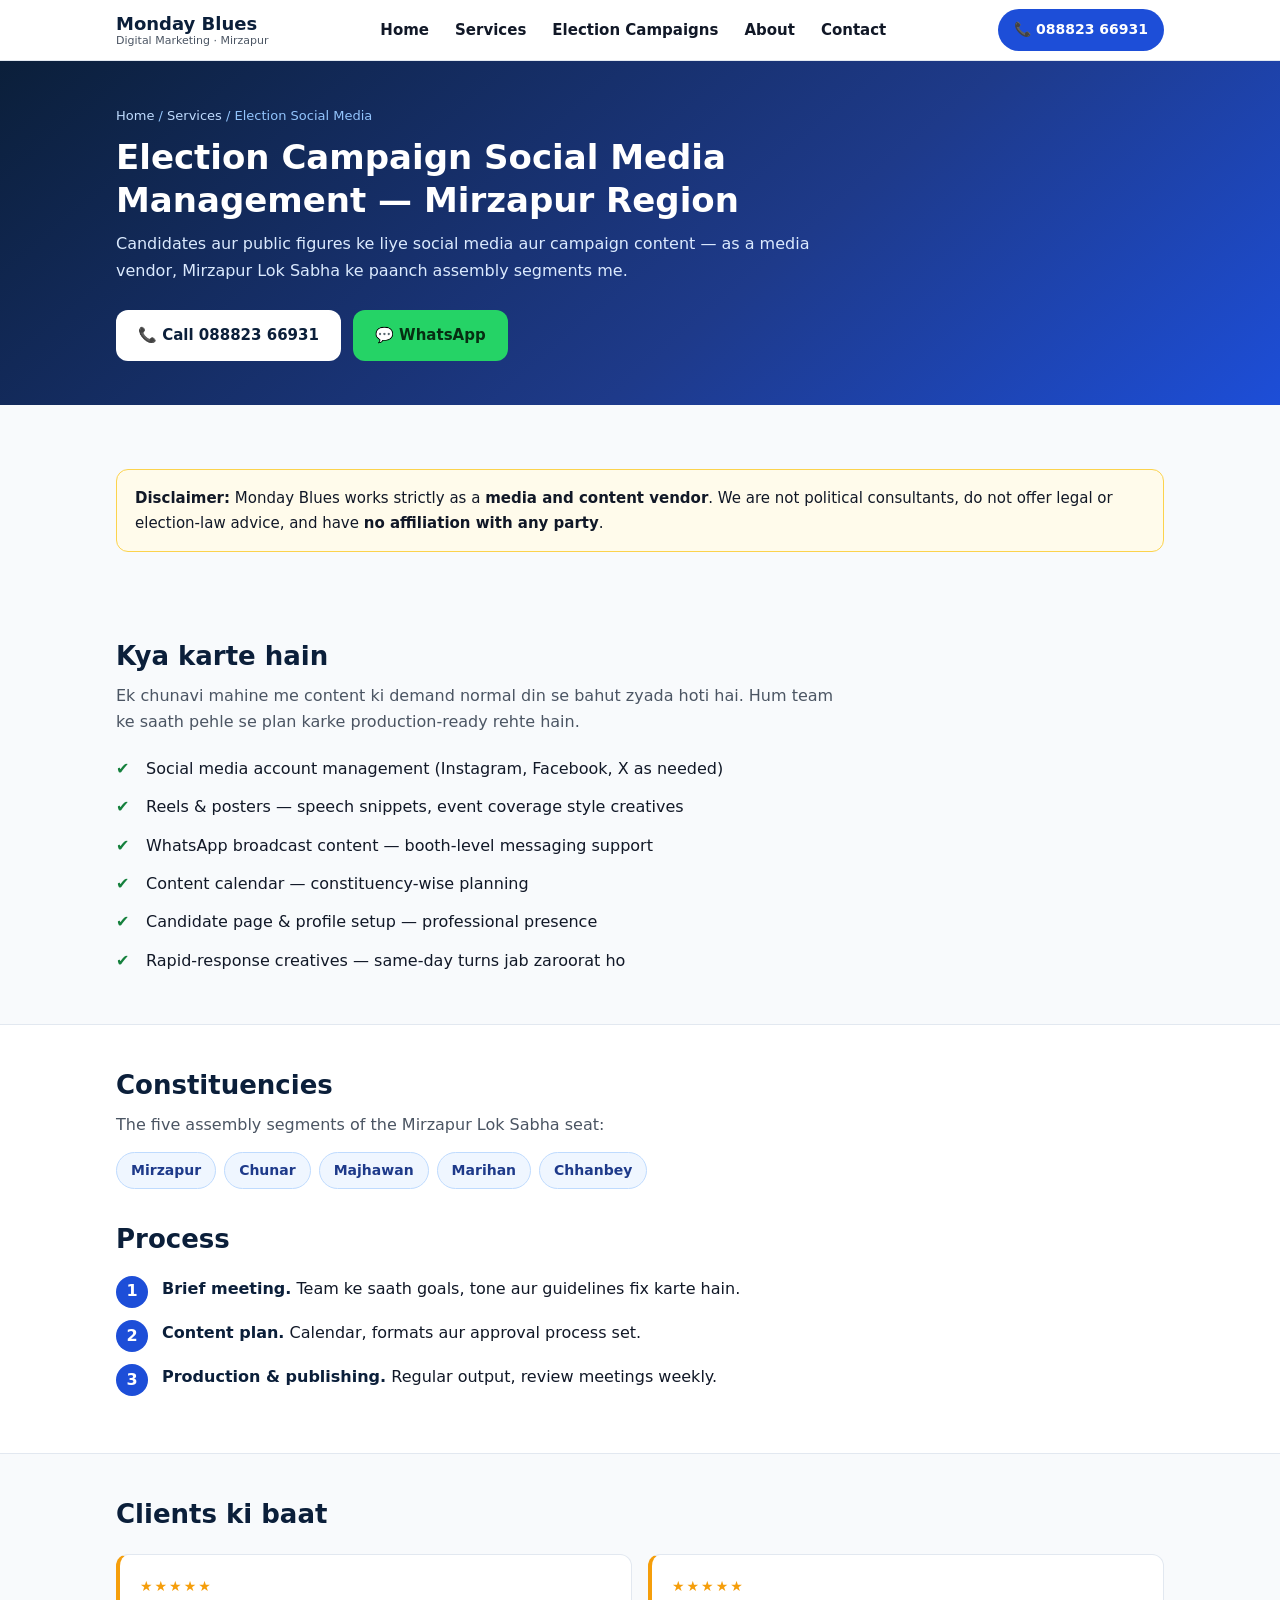
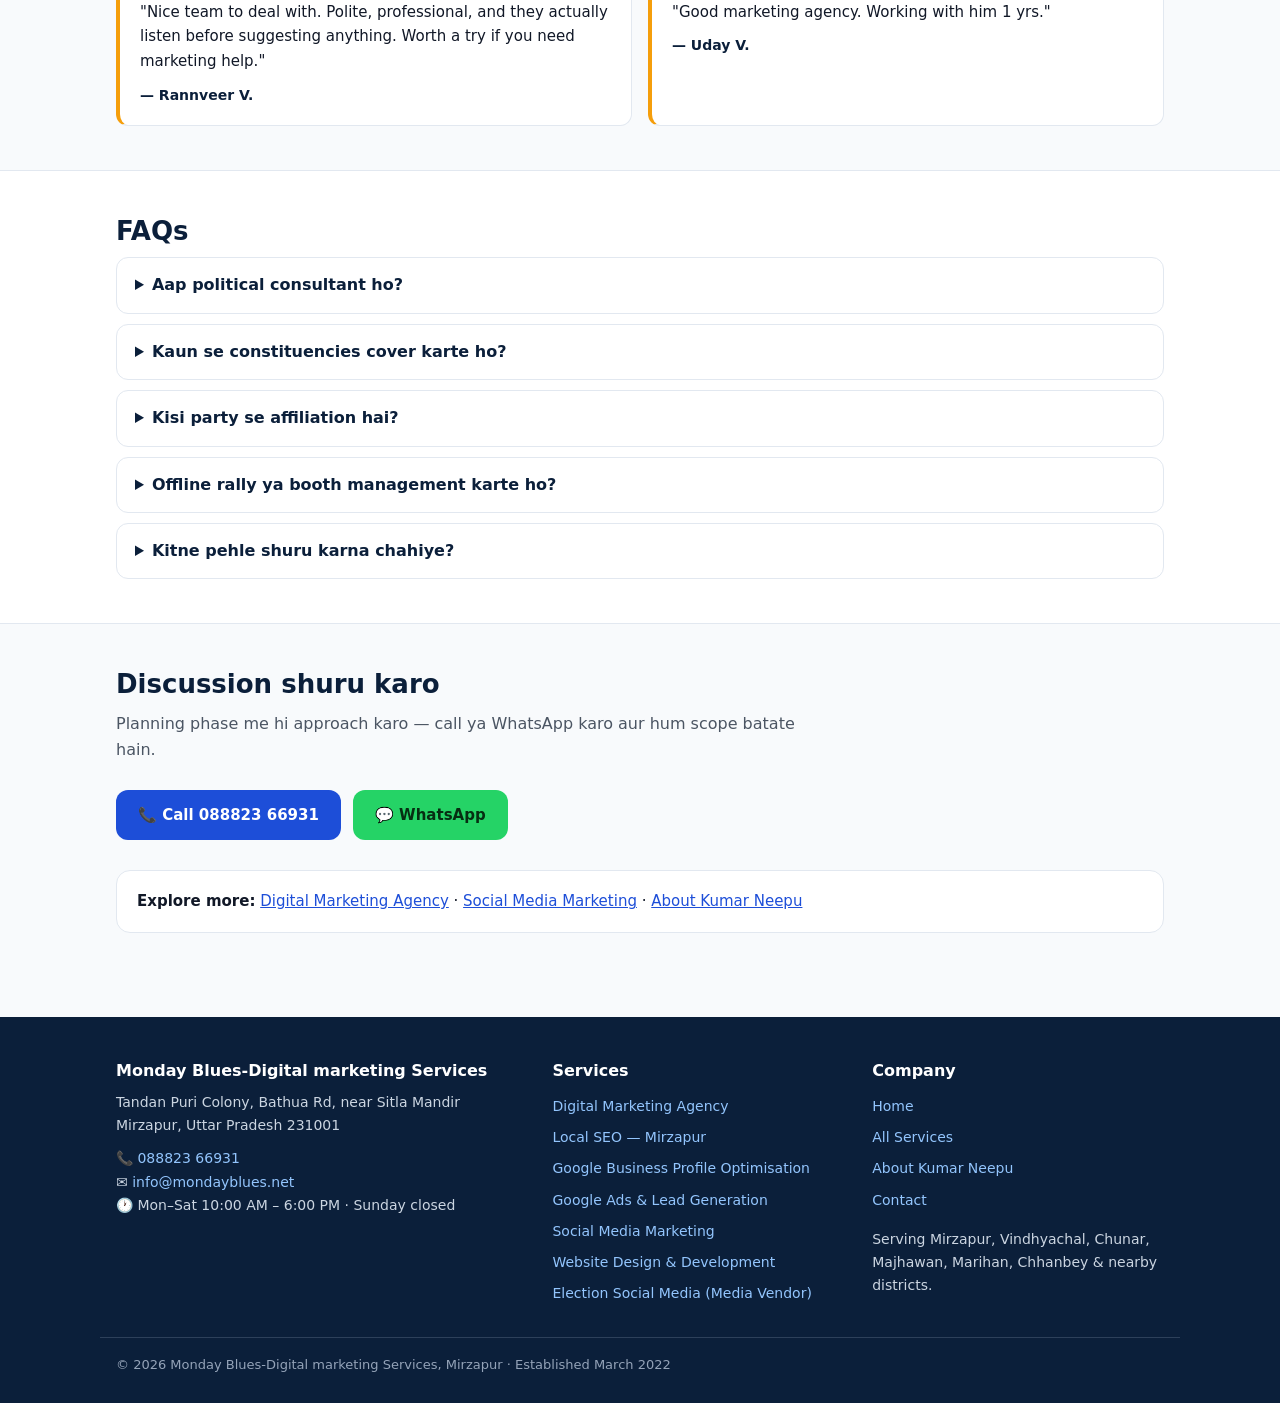
<file: election-social-media-management-mirzapur/index.html>
<!DOCTYPE html>
<html lang="en">
<head>
<meta charset="UTF-8">
<meta name="viewport" content="width=device-width, initial-scale=1">
<title>Election Social Media Management — Mirzapur, Chunar, Majhawan, Marihan, Chhanbey | Monday Blues</title>
<meta name="description" content="Media & content vendor for election social media in Mirzapur, Chunar, Majhawan, Marihan & Chhanbey — social accounts, reels, posters, WhatsApp content. No party affiliation.">
<link rel="canonical" href="https://www.mondayblues.net/election-social-media-management-mirzapur/">
<meta property="og:title" content="Election Social Media Management — Mirzapur Region | Monday Blues">
<meta property="og:type" content="website">
<script type="application/ld+json">
{"@context":"https://schema.org","@type":"LocalBusiness","@id":"https://www.mondayblues.net/#business","name":"Monday Blues-Digital marketing Services","url":"https://www.mondayblues.net/","telephone":"+918882366931","email":"info@mondayblues.net","address":{"@type":"PostalAddress","streetAddress":"Tandan Puri Colony, Bathua Rd, near Sitla Mandir","addressLocality":"Mirzapur","addressRegion":"Uttar Pradesh","postalCode":"231001","addressCountry":"IN"},"geo":{"@type":"GeoCoordinates","latitude":25.1332678,"longitude":82.5633701},"openingHoursSpecification":[{"@type":"OpeningHoursSpecification","dayOfWeek":["Monday","Tuesday","Wednesday","Thursday","Friday","Saturday"],"opens":"10:00","closes":"18:00"}]}
</script>
<script type="application/ld+json">
{"@context":"https://schema.org","@type":"Service","name":"Election Campaign Social Media Management (Media Vendor)","serviceType":"Political social media content vendor","provider":{"@id":"https://www.mondayblues.net/#business"},"areaServed":[{"@type":"City","name":"Mirzapur"},{"@type":"City","name":"Chunar"},{"@type":"City","name":"Majhawan"},{"@type":"City","name":"Marihan"},{"@type":"City","name":"Chhanbey"}],"url":"https://www.mondayblues.net/election-social-media-management-mirzapur/","description":"Social media and campaign content for candidates and public figures in Mirzapur region — provided strictly as a media and content vendor with no party affiliation."}
</script>
<script type="application/ld+json">
{"@context":"https://schema.org","@type":"FAQPage","mainEntity":[{"@type":"Question","name":"Aap political consultant ho?","acceptedAnswer":{"@type":"Answer","text":"No. Monday Blues works strictly as a media and content vendor — social media, reels, posters and campaign content."}},{"@type":"Question","name":"Kaun se constituencies cover karte ho?","acceptedAnswer":{"@type":"Answer","text":"Mirzapur, Chunar, Majhawan, Marihan and Chhanbey — the five assembly segments of the Mirzapur Lok Sabha seat."}},{"@type":"Question","name":"Kisi party se affiliation hai?","acceptedAnswer":{"@type":"Answer","text":"None. We are a neutral media vendor; content is prepared per the client's brief."}},{"@type":"Question","name":"Offline rally ya booth management karte ho?","acceptedAnswer":{"@type":"Answer","text":"No — our work is digital only: social media, creatives, WhatsApp content and content calendars."}},{"@type":"Question","name":"Kitne pehle shuru karna chahiye?","acceptedAnswer":{"@type":"Answer","text":"Digital presence building takes months — the earlier you start, the stronger the base. Approach during the planning phase itself."}}]}
</script>
<link rel="stylesheet" href="/css/style.css">
</head>
<body>
<header class="site-header">
  <div class="container header-inner">
    <a class="brand" href="/"><b>Monday Blues</b><small>Digital Marketing · Mirzapur</small></a>
    <nav class="nav" aria-label="Main">
      <ul>
        <li><a href="/">Home</a></li>
        <li><a href="/services/">Services</a></li>
        <li><a href="/election-social-media-management-mirzapur/">Election Campaigns</a></li>
        <li><a href="/about-kumar-neepu/">About</a></li>
        <li><a href="/contact/">Contact</a></li>
      </ul>
    </nav>
    <a class="header-cta" href="tel:+918882366931">📞 088823 66931</a>
    <button class="menu-btn" aria-label="Open menu"><span></span><span></span><span></span></button>
  </div>
</header>
<main>
  <section class="page-hero">
    <div class="container">
      <div class="crumb"><a href="/">Home</a> / <a href="/services/">Services</a> / Election Social Media</div>
      <h1>Election Campaign Social Media Management — Mirzapur Region</h1>
      <p>Candidates aur public figures ke liye social media aur campaign content — as a media vendor, Mirzapur Lok Sabha ke paanch assembly segments me.</p>
      <div class="cta-row">
        <a class="btn btn-light" href="tel:+918882366931">📞 Call 088823 66931</a>
        <a class="btn btn-wa" href="https://wa.me/918882366931" rel="noopener">💬 WhatsApp</a>
      </div>
    </div>
  </section>

  <section class="section">
    <div class="container">
      <div class="notice"><b>Disclaimer:</b> Monday Blues works strictly as a <b>media and content vendor</b>. We are not political consultants, do not offer legal or election-law advice, and have <b>no affiliation with any party</b>.</div>
    </div>
  </section>

  <section class="section">
    <div class="container">
      <h2>Kya karte hain</h2>
      <p class="lead">Ek chunavi mahine me content ki demand normal din se bahut zyada hoti hai. Hum team ke saath pehle se plan karke production-ready rehte hain.</p>
      <ul class="checklist">
        <li>Social media account management (Instagram, Facebook, X as needed)</li>
        <li>Reels & posters — speech snippets, event coverage style creatives</li>
        <li>WhatsApp broadcast content — booth-level messaging support</li>
        <li>Content calendar — constituency-wise planning</li>
        <li>Candidate page & profile setup — professional presence</li>
        <li>Rapid-response creatives — same-day turns jab zaroorat ho</li>
      </ul>
    </div>
  </section>

  <section class="section section-alt">
    <div class="container">
      <h2>Constituencies</h2>
      <p class="lead">The five assembly segments of the Mirzapur Lok Sabha seat:</p>
      <div class="chips">
        <span class="chip">Mirzapur</span><span class="chip">Chunar</span><span class="chip">Majhawan</span><span class="chip">Marihan</span><span class="chip">Chhanbey</span>
      </div>
      <h2 style="margin-top:34px">Process</h2>
      <ol class="steps">
        <li><b>Brief meeting.</b> Team ke saath goals, tone aur guidelines fix karte hain.</li>
        <li><b>Content plan.</b> Calendar, formats aur approval process set.</li>
        <li><b>Production & publishing.</b> Regular output, review meetings weekly.</li>
      </ol>
    </div>
  </section>

  <section class="section">
    <div class="container">
      <h2>Clients ki baat</h2>
      <div class="grid grid-2">
        <blockquote class="quote"><span class="stars">★★★★★</span><p>"Nice team to deal with. Polite, professional, and they actually listen before suggesting anything. Worth a try if you need marketing help."</p><footer>— Rannveer V.</footer></blockquote>
        <blockquote class="quote"><span class="stars">★★★★★</span><p>"Good marketing agency. Working with him 1 yrs."</p><footer>— Uday V.</footer></blockquote>
      </div>
    </div>
  </section>

  <section class="section section-alt faq">
    <div class="container">
      <h2>FAQs</h2>
      <details><summary>Aap political consultant ho?</summary><p>No — strictly media and content vendor: social media, reels, posters aur campaign content.</p></details>
      <details><summary>Kaun se constituencies cover karte ho?</summary><p>Mirzapur, Chunar, Majhawan, Marihan aur Chhanbey — Mirzapur Lok Sabha ke paanch assembly segments.</p></details>
      <details><summary>Kisi party se affiliation hai?</summary><p>None — neutral media vendor; content client ke brief ke hisaab se.</p></details>
      <details><summary>Offline rally ya booth management karte ho?</summary><p>No — hamara kaam digital hai: social media, creatives, WhatsApp content, calendars.</p></details>
      <details><summary>Kitne pehle shuru karna chahiye?</summary><p>Digital presence months me banti hai — jitna pehle start, utna strong base.</p></details>
    </div>
  </section>

  <section class="section">
    <div class="container">
      <h2>Discussion shuru karo</h2>
      <p class="lead">Planning phase me hi approach karo — call ya WhatsApp karo aur hum scope batate hain.</p>
      <div class="cta-row">
        <a class="btn btn-call" href="tel:+918882366931">📞 Call 088823 66931</a>
        <a class="btn btn-wa" href="https://wa.me/918882366931" rel="noopener">💬 WhatsApp</a>
      </div>
      <div class="sibling-links"><b>Explore more:</b> <a href="/digital-marketing-agency-mirzapur/">Digital Marketing Agency</a> · <a href="/social-media-marketing-mirzapur/">Social Media Marketing</a> · <a href="/about-kumar-neepu/">About Kumar Neepu</a></div>
    </div>
  </section>
</main>
<footer class="site-footer">
  <div class="container footer-grid">
    <div>
      <h3>Monday Blues-Digital marketing Services</h3>
      <p>Tandan Puri Colony, Bathua Rd, near Sitla Mandir<br>Mirzapur, Uttar Pradesh 231001</p>
      <p>📞 <a href="tel:+918882366931">088823 66931</a><br>✉️ <a href="mailto:info@mondayblues.net">info@mondayblues.net</a><br>🕐 Mon–Sat 10:00 AM – 6:00 PM · Sunday closed</p>
    </div>
    <div>
      <h3>Services</h3>
      <ul class="footer-list">
        <li><a href="/digital-marketing-agency-mirzapur/">Digital Marketing Agency</a></li>
        <li><a href="/local-seo-mirzapur/">Local SEO — Mirzapur</a></li>
        <li><a href="/google-business-profile-optimisation-mirzapur/">Google Business Profile Optimisation</a></li>
        <li><a href="/google-ads-mirzapur/">Google Ads & Lead Generation</a></li>
        <li><a href="/social-media-marketing-mirzapur/">Social Media Marketing</a></li>
        <li><a href="/website-design-mirzapur/">Website Design & Development</a></li>
        <li><a href="/election-social-media-management-mirzapur/">Election Social Media (Media Vendor)</a></li>
      </ul>
    </div>
    <div>
      <h3>Company</h3>
      <ul class="footer-list">
        <li><a href="/">Home</a></li>
        <li><a href="/services/">All Services</a></li>
        <li><a href="/about-kumar-neepu/">About Kumar Neepu</a></li>
        <li><a href="/contact/">Contact</a></li>
      </ul>
      <p style="margin-top:12px">Serving Mirzapur, Vindhyachal, Chunar, Majhawan, Marihan, Chhanbey & nearby districts.</p>
    </div>
  </div>
  <div class="container footer-bottom">© 2026 Monday Blues-Digital marketing Services, Mirzapur · Established March 2022</div>
</footer>
<div class="sticky-cta">
  <a class="btn btn-call" href="tel:+918882366931">📞 Call Now</a>
  <a class="btn btn-wa" href="https://wa.me/918882366931" rel="noopener">💬 WhatsApp</a>
</div>
<script src="/js/main.js"></script>
</body>
</html>
</file>
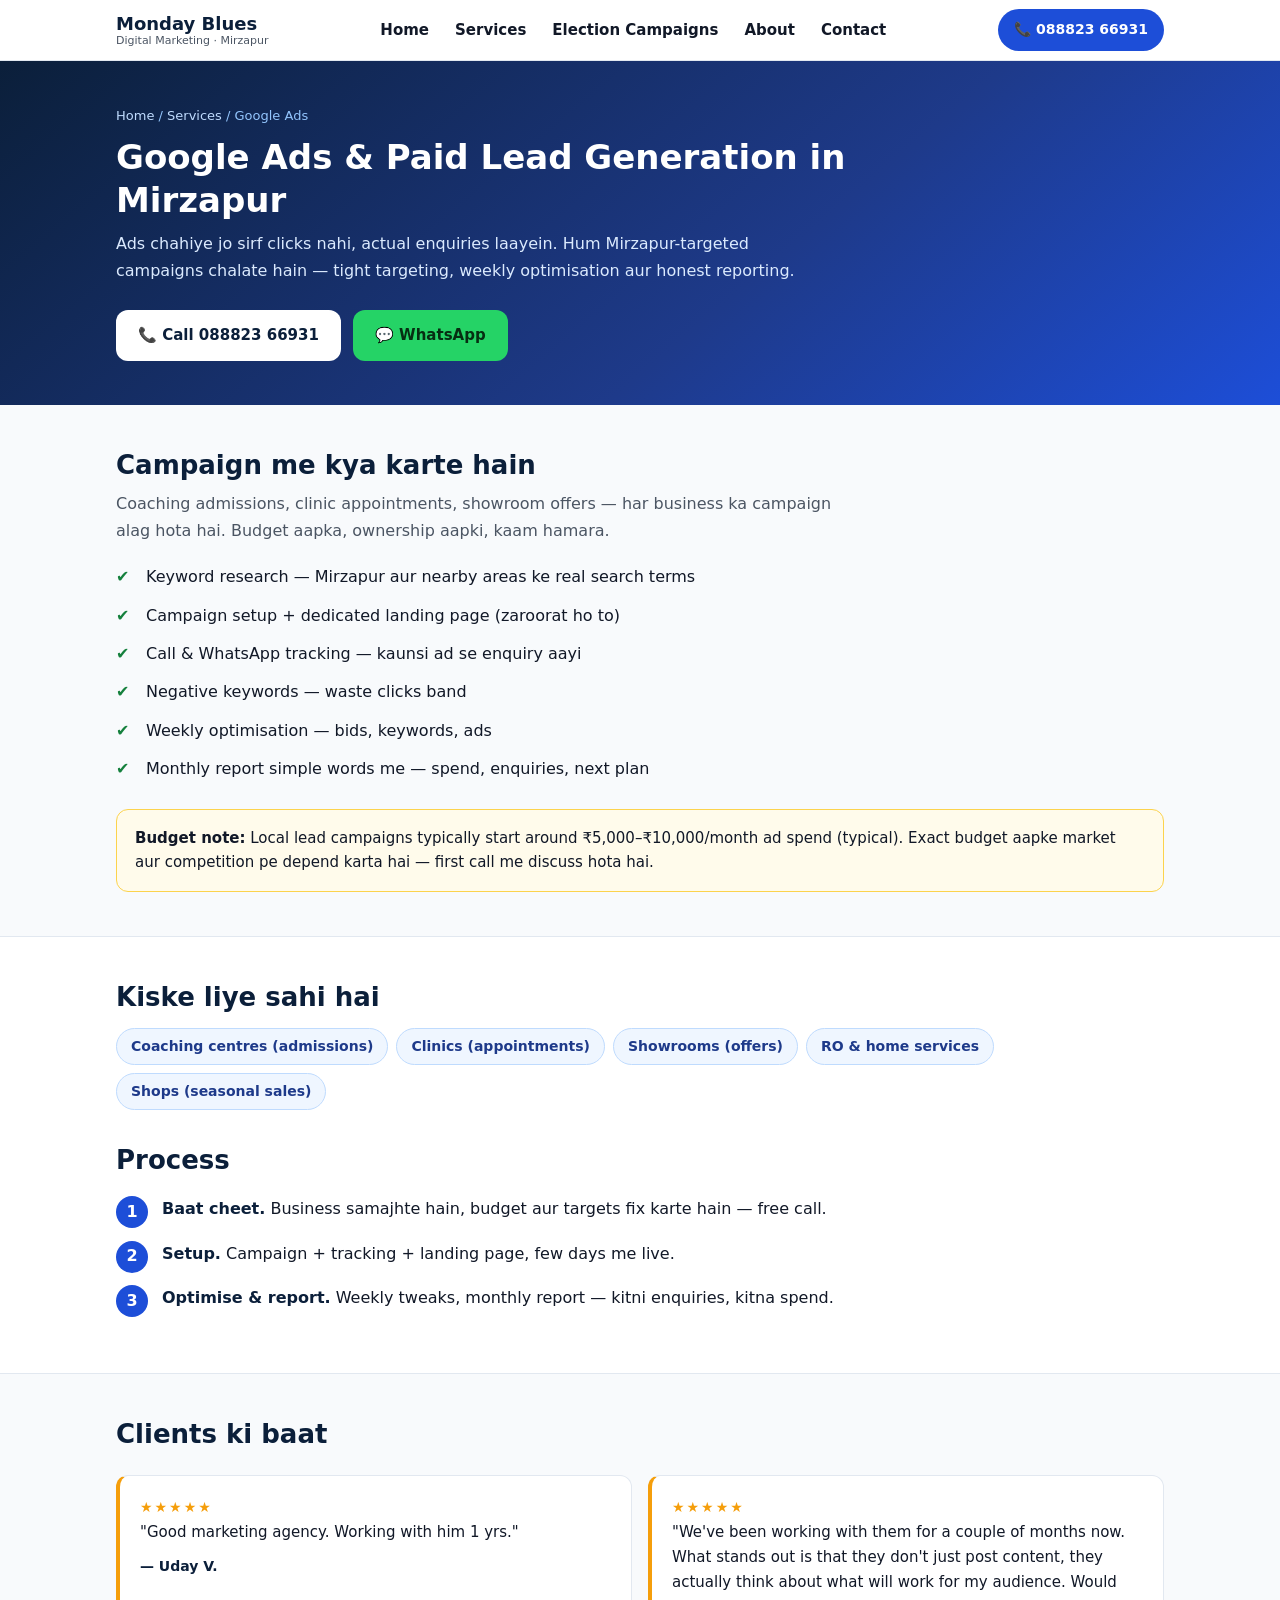
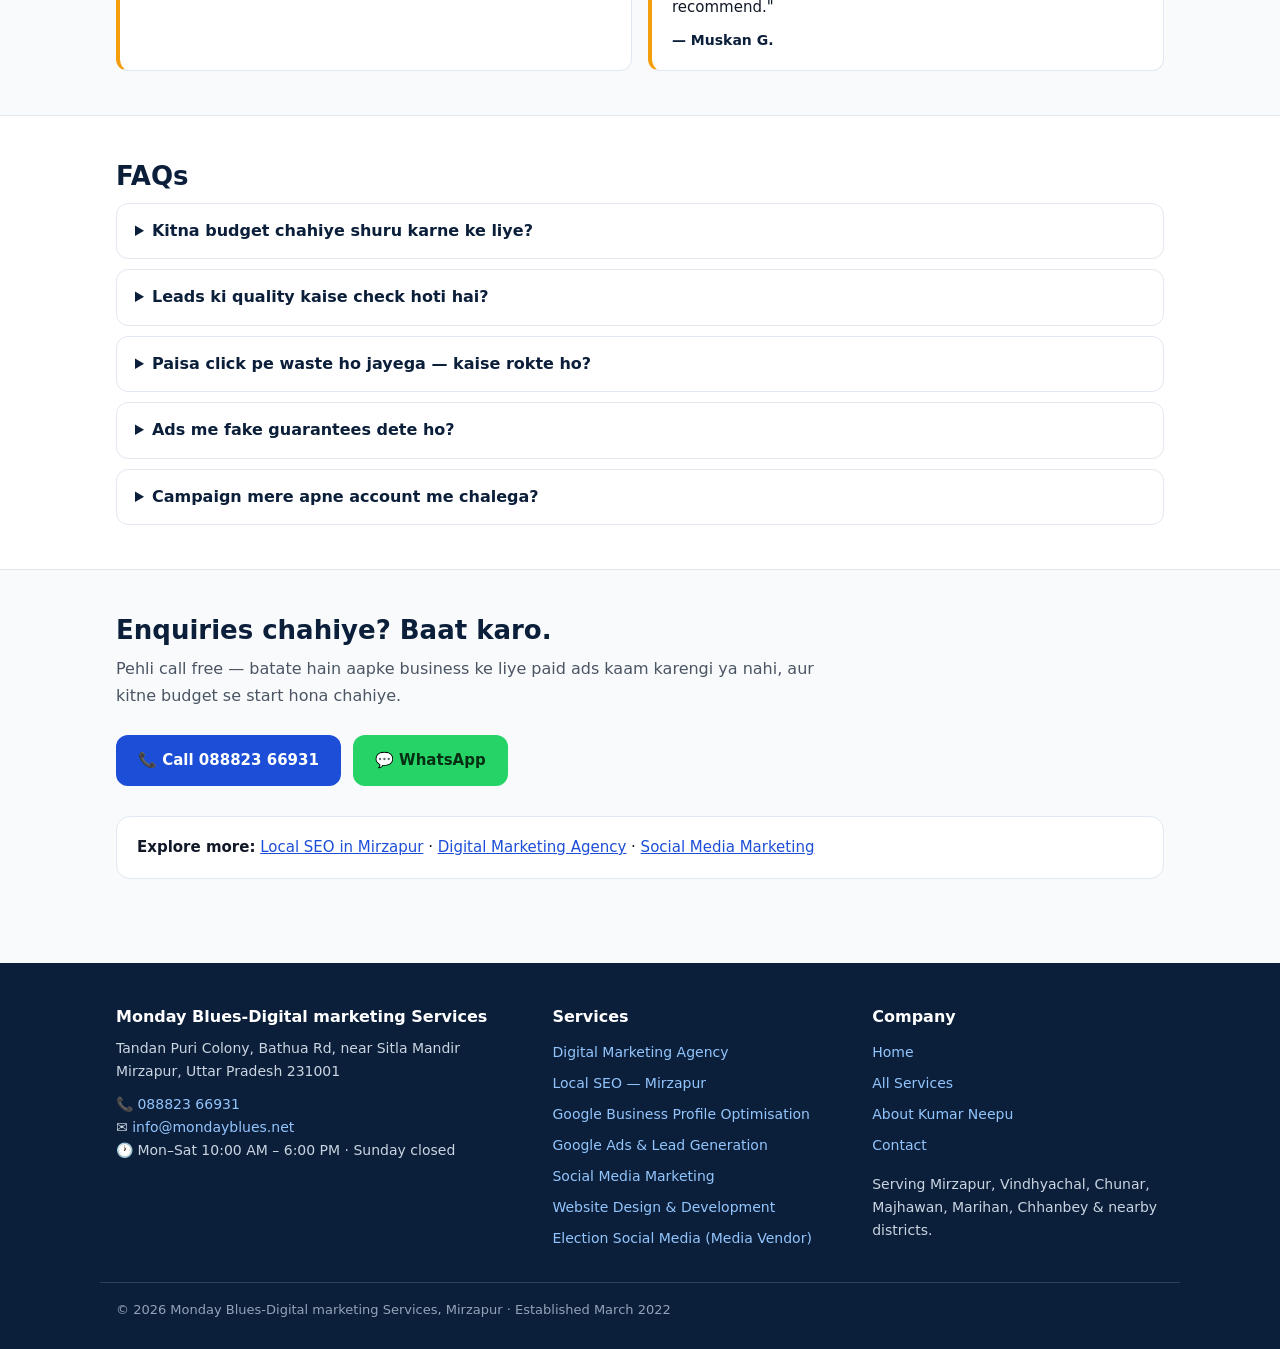
<file: google-ads-mirzapur/index.html>
<!DOCTYPE html>
<html lang="en">
<head>
<meta charset="UTF-8">
<meta name="viewport" content="width=device-width, initial-scale=1">
<title>Google Ads Agency in Mirzapur | Paid Lead Generation — Monday Blues</title>
<meta name="description" content="Google Ads agency in Mirzapur — lead generation for coaching centres, clinics, showrooms & shops. Transparent monthly reporting. Call 088823 66931.">
<link rel="canonical" href="https://www.mondayblues.net/google-ads-mirzapur/">
<meta property="og:title" content="Google Ads Agency in Mirzapur | Monday Blues">
<meta property="og:type" content="website">
<script type="application/ld+json">
{"@context":"https://schema.org","@type":"LocalBusiness","@id":"https://www.mondayblues.net/#business","name":"Monday Blues-Digital marketing Services","url":"https://www.mondayblues.net/","telephone":"+918882366931","email":"info@mondayblues.net","address":{"@type":"PostalAddress","streetAddress":"Tandan Puri Colony, Bathua Rd, near Sitla Mandir","addressLocality":"Mirzapur","addressRegion":"Uttar Pradesh","postalCode":"231001","addressCountry":"IN"},"geo":{"@type":"GeoCoordinates","latitude":25.1332678,"longitude":82.5633701},"openingHoursSpecification":[{"@type":"OpeningHoursSpecification","dayOfWeek":["Monday","Tuesday","Wednesday","Thursday","Friday","Saturday"],"opens":"10:00","closes":"18:00"}]}
</script>
<script type="application/ld+json">
{"@context":"https://schema.org","@type":"Service","name":"Google Ads & Paid Lead Generation","serviceType":"Google Ads management","provider":{"@id":"https://www.mondayblues.net/#business"},"areaServed":{"@type":"City","name":"Mirzapur"},"url":"https://www.mondayblues.net/google-ads-mirzapur/","description":"Google Ads and paid lead generation campaigns for local businesses in Mirzapur, UP — setup, tracking and monthly reporting."}
</script>
<script type="application/ld+json">
{"@context":"https://schema.org","@type":"FAQPage","mainEntity":[{"@type":"Question","name":"Kitna budget chahiye shuru karne ke liye?","acceptedAnswer":{"@type":"Answer","text":"Local lead campaigns typically start around ₹5,000–₹10,000/month ad spend (typical). Exact budget depends on your market and competition — discussed in the first call."}},{"@type":"Question","name":"Leads ki quality kaise check hoti hai?","acceptedAnswer":{"@type":"Answer","text":"Call and WhatsApp tracking, landing page forms, and a monthly report — kitni enquiries aayi aur kahan se aayi."}},{"@type":"Question","name":"Paisa click pe waste ho jayega — kaise rokte ho?","acceptedAnswer":{"@type":"Answer","text":"Tight location targeting (Mirzapur-first), negative keywords, and weekly optimisation. Waste clicks kam karna hi hamara kaam hai."}},{"@type":"Question","name":"Ads me fake guarantees dete ho?","acceptedAnswer":{"@type":"Answer","text":"No. We set honest targets and report every month. Agencies promising 'guaranteed leads' — beware."}},{"@type":"Question","name":"Campaign mere apne account me chalega?","acceptedAnswer":{"@type":"Answer","text":"Yes — full ownership of your Google Ads account, always."}}]}
</script>
<link rel="stylesheet" href="/css/style.css">
</head>
<body>
<header class="site-header">
  <div class="container header-inner">
    <a class="brand" href="/"><b>Monday Blues</b><small>Digital Marketing · Mirzapur</small></a>
    <nav class="nav" aria-label="Main">
      <ul>
        <li><a href="/">Home</a></li>
        <li><a href="/services/">Services</a></li>
        <li><a href="/election-social-media-management-mirzapur/">Election Campaigns</a></li>
        <li><a href="/about-kumar-neepu/">About</a></li>
        <li><a href="/contact/">Contact</a></li>
      </ul>
    </nav>
    <a class="header-cta" href="tel:+918882366931">📞 088823 66931</a>
    <button class="menu-btn" aria-label="Open menu"><span></span><span></span><span></span></button>
  </div>
</header>
<main>
  <section class="page-hero">
    <div class="container">
      <div class="crumb"><a href="/">Home</a> / <a href="/services/">Services</a> / Google Ads</div>
      <h1>Google Ads & Paid Lead Generation in Mirzapur</h1>
      <p>Ads chahiye jo sirf clicks nahi, actual enquiries laayein. Hum Mirzapur-targeted campaigns chalate hain — tight targeting, weekly optimisation aur honest reporting.</p>
      <div class="cta-row">
        <a class="btn btn-light" href="tel:+918882366931">📞 Call 088823 66931</a>
        <a class="btn btn-wa" href="https://wa.me/918882366931" rel="noopener">💬 WhatsApp</a>
      </div>
    </div>
  </section>

  <section class="section">
    <div class="container">
      <h2>Campaign me kya karte hain</h2>
      <p class="lead">Coaching admissions, clinic appointments, showroom offers — har business ka campaign alag hota hai. Budget aapka, ownership aapki, kaam hamara.</p>
      <ul class="checklist">
        <li>Keyword research — Mirzapur aur nearby areas ke real search terms</li>
        <li>Campaign setup + dedicated landing page (zaroorat ho to)</li>
        <li>Call & WhatsApp tracking — kaunsi ad se enquiry aayi</li>
        <li>Negative keywords — waste clicks band</li>
        <li>Weekly optimisation — bids, keywords, ads</li>
        <li>Monthly report simple words me — spend, enquiries, next plan</li>
      </ul>
      <div class="notice"><b>Budget note:</b> Local lead campaigns typically start around ₹5,000–₹10,000/month ad spend (typical). Exact budget aapke market aur competition pe depend karta hai — first call me discuss hota hai.</div>
    </div>
  </section>

  <section class="section section-alt">
    <div class="container">
      <h2>Kiske liye sahi hai</h2>
      <div class="chips">
        <span class="chip">Coaching centres (admissions)</span><span class="chip">Clinics (appointments)</span><span class="chip">Showrooms (offers)</span><span class="chip">RO & home services</span><span class="chip">Shops (seasonal sales)</span>
      </div>
      <h2 style="margin-top:34px">Process</h2>
      <ol class="steps">
        <li><b>Baat cheet.</b> Business samajhte hain, budget aur targets fix karte hain — free call.</li>
        <li><b>Setup.</b> Campaign + tracking + landing page, few days me live.</li>
        <li><b>Optimise & report.</b> Weekly tweaks, monthly report — kitni enquiries, kitna spend.</li>
      </ol>
    </div>
  </section>

  <section class="section">
    <div class="container">
      <h2>Clients ki baat</h2>
      <div class="grid grid-2">
        <blockquote class="quote"><span class="stars">★★★★★</span><p>"Good marketing agency. Working with him 1 yrs."</p><footer>— Uday V.</footer></blockquote>
        <blockquote class="quote"><span class="stars">★★★★★</span><p>"We've been working with them for a couple of months now. What stands out is that they don't just post content, they actually think about what will work for my audience. Would recommend."</p><footer>— Muskan G.</footer></blockquote>
      </div>
    </div>
  </section>

  <section class="section section-alt faq">
    <div class="container">
      <h2>FAQs</h2>
      <details><summary>Kitna budget chahiye shuru karne ke liye?</summary><p>Local campaigns typically ₹5,000–₹10,000/month ad spend se start (typical). Exact budget first call me decide hota hai.</p></details>
      <details><summary>Leads ki quality kaise check hoti hai?</summary><p>Call aur WhatsApp tracking, landing page forms aur monthly report — kitni enquiries, kahan se.</p></details>
      <details><summary>Paisa click pe waste ho jayega — kaise rokte ho?</summary><p>Mirzapur-first location targeting, negative keywords aur weekly optimisation.</p></details>
      <details><summary>Ads me fake guarantees dete ho?</summary><p>No — honest targets aur monthly reporting. 'Guaranteed leads' bolne walo se bacho.</p></details>
      <details><summary>Campaign mere apne account me chalega?</summary><p>Yes — Google Ads account ka full ownership aapka hi rahega.</p></details>
    </div>
  </section>

  <section class="section">
    <div class="container">
      <h2>Enquiries chahiye? Baat karo.</h2>
      <p class="lead">Pehli call free — batate hain aapke business ke liye paid ads kaam karengi ya nahi, aur kitne budget se start hona chahiye.</p>
      <div class="cta-row">
        <a class="btn btn-call" href="tel:+918882366931">📞 Call 088823 66931</a>
        <a class="btn btn-wa" href="https://wa.me/918882366931" rel="noopener">💬 WhatsApp</a>
      </div>
      <div class="sibling-links"><b>Explore more:</b> <a href="/local-seo-mirzapur/">Local SEO in Mirzapur</a> · <a href="/digital-marketing-agency-mirzapur/">Digital Marketing Agency</a> · <a href="/social-media-marketing-mirzapur/">Social Media Marketing</a></div>
    </div>
  </section>
</main>
<footer class="site-footer">
  <div class="container footer-grid">
    <div>
      <h3>Monday Blues-Digital marketing Services</h3>
      <p>Tandan Puri Colony, Bathua Rd, near Sitla Mandir<br>Mirzapur, Uttar Pradesh 231001</p>
      <p>📞 <a href="tel:+918882366931">088823 66931</a><br>✉️ <a href="mailto:info@mondayblues.net">info@mondayblues.net</a><br>🕐 Mon–Sat 10:00 AM – 6:00 PM · Sunday closed</p>
    </div>
    <div>
      <h3>Services</h3>
      <ul class="footer-list">
        <li><a href="/digital-marketing-agency-mirzapur/">Digital Marketing Agency</a></li>
        <li><a href="/local-seo-mirzapur/">Local SEO — Mirzapur</a></li>
        <li><a href="/google-business-profile-optimisation-mirzapur/">Google Business Profile Optimisation</a></li>
        <li><a href="/google-ads-mirzapur/">Google Ads & Lead Generation</a></li>
        <li><a href="/social-media-marketing-mirzapur/">Social Media Marketing</a></li>
        <li><a href="/website-design-mirzapur/">Website Design & Development</a></li>
        <li><a href="/election-social-media-management-mirzapur/">Election Social Media (Media Vendor)</a></li>
      </ul>
    </div>
    <div>
      <h3>Company</h3>
      <ul class="footer-list">
        <li><a href="/">Home</a></li>
        <li><a href="/services/">All Services</a></li>
        <li><a href="/about-kumar-neepu/">About Kumar Neepu</a></li>
        <li><a href="/contact/">Contact</a></li>
      </ul>
      <p style="margin-top:12px">Serving Mirzapur, Vindhyachal, Chunar, Majhawan, Marihan, Chhanbey & nearby districts.</p>
    </div>
  </div>
  <div class="container footer-bottom">© 2026 Monday Blues-Digital marketing Services, Mirzapur · Established March 2022</div>
</footer>
<div class="sticky-cta">
  <a class="btn btn-call" href="tel:+918882366931">📞 Call Now</a>
  <a class="btn btn-wa" href="https://wa.me/918882366931" rel="noopener">💬 WhatsApp</a>
</div>
<script src="/js/main.js"></script>
</body>
</html>
</file>
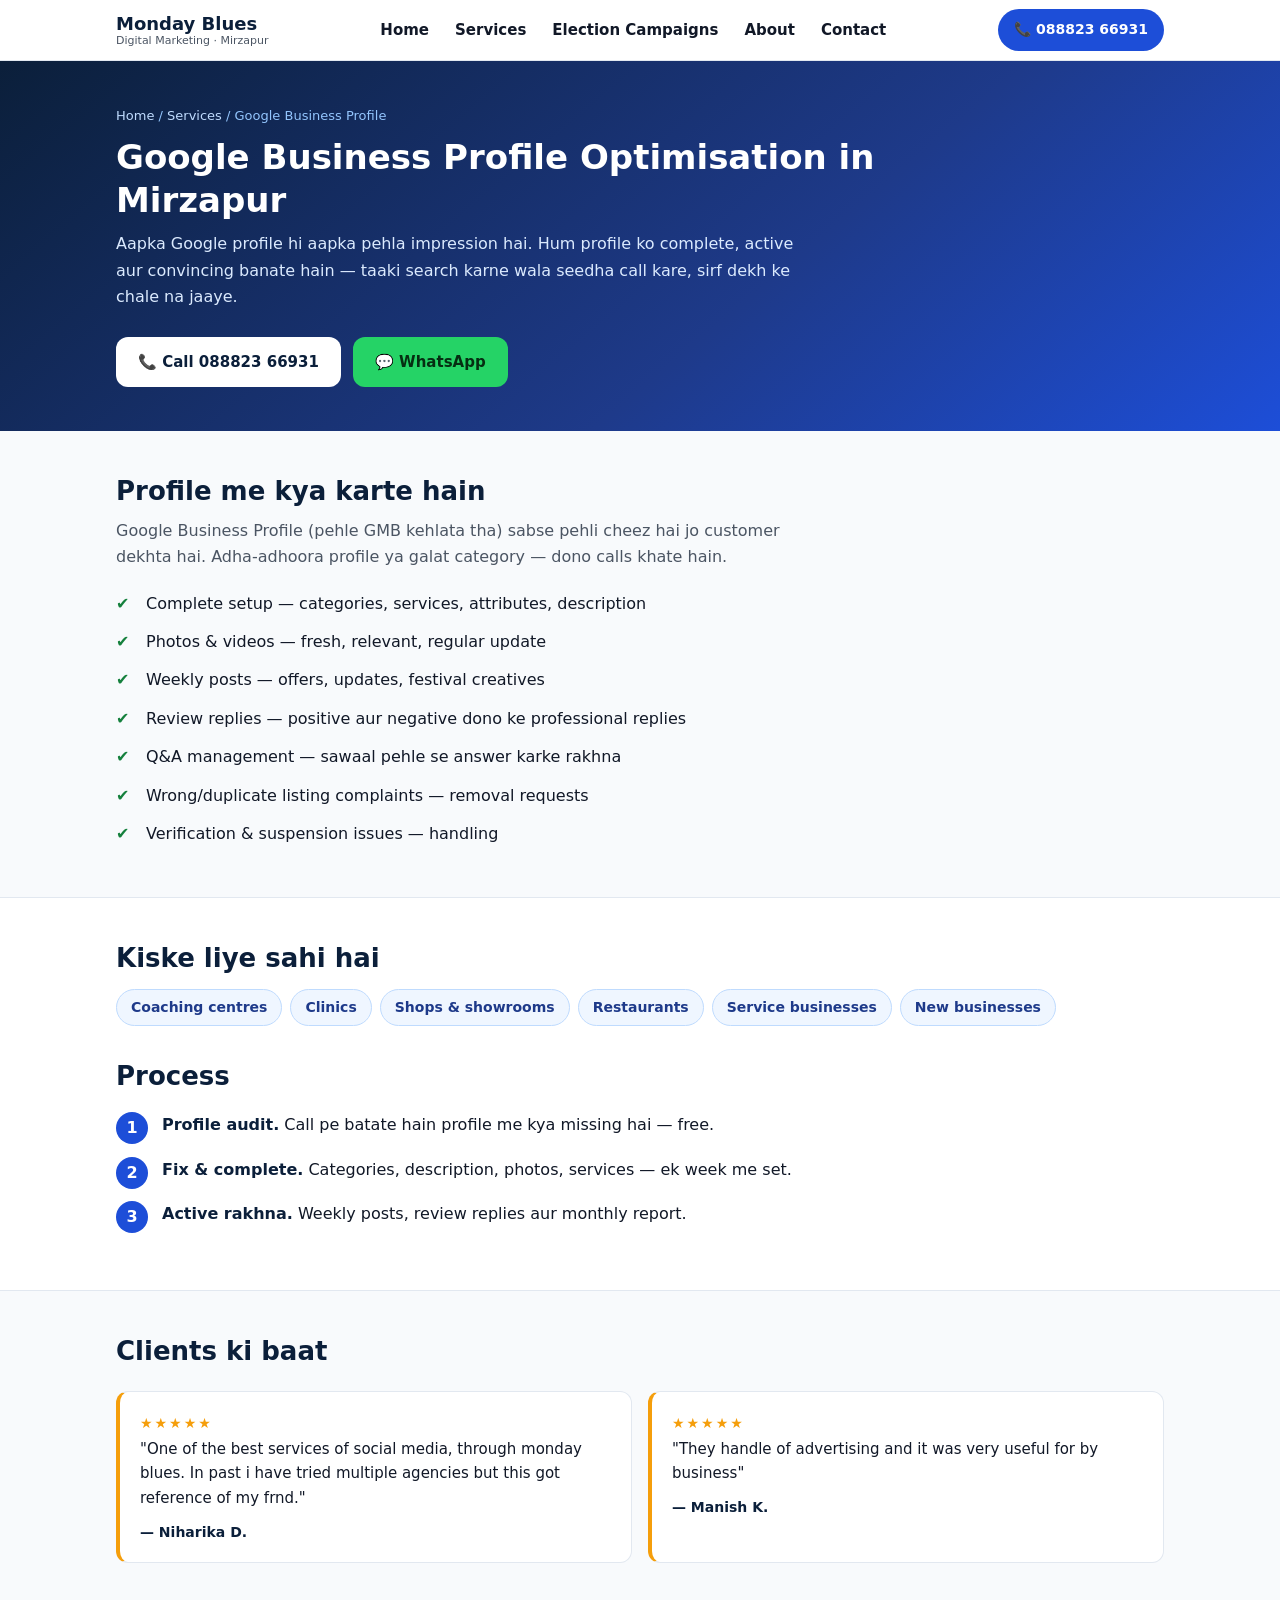
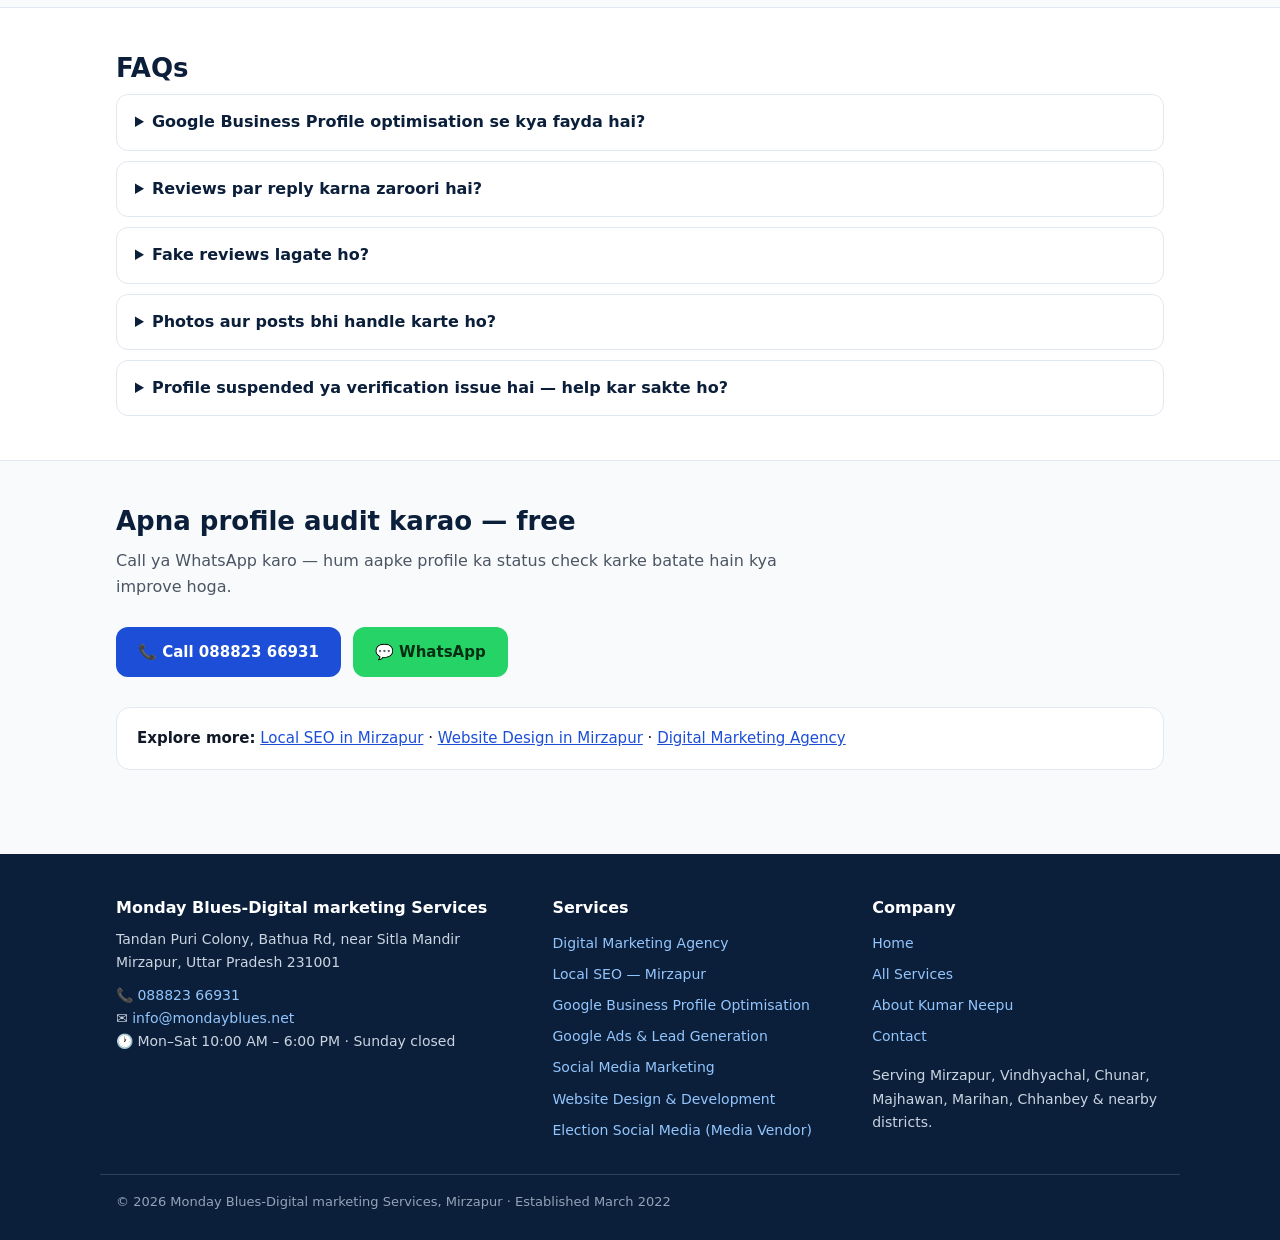
<file: google-business-profile-optimisation-mirzapur/index.html>
<!DOCTYPE html>
<html lang="en">
<head>
<meta charset="UTF-8">
<meta name="viewport" content="width=device-width, initial-scale=1">
<title>Google Business Profile Optimisation in Mirzapur | Monday Blues</title>
<meta name="description" content="Google Business Profile (GMB) optimisation in Mirzapur — more calls, direction requests & genuine reviews. Managed by Monday Blues. Call 088823 66931.">
<link rel="canonical" href="https://www.mondayblues.net/google-business-profile-optimisation-mirzapur/">
<meta property="og:title" content="Google Business Profile Optimisation in Mirzapur | Monday Blues">
<meta property="og:type" content="website">
<script type="application/ld+json">
{"@context":"https://schema.org","@type":"LocalBusiness","@id":"https://www.mondayblues.net/#business","name":"Monday Blues-Digital marketing Services","url":"https://www.mondayblues.net/","telephone":"+918882366931","email":"info@mondayblues.net","address":{"@type":"PostalAddress","streetAddress":"Tandan Puri Colony, Bathua Rd, near Sitla Mandir","addressLocality":"Mirzapur","addressRegion":"Uttar Pradesh","postalCode":"231001","addressCountry":"IN"},"geo":{"@type":"GeoCoordinates","latitude":25.1332678,"longitude":82.5633701},"openingHoursSpecification":[{"@type":"OpeningHoursSpecification","dayOfWeek":["Monday","Tuesday","Wednesday","Thursday","Friday","Saturday"],"opens":"10:00","closes":"18:00"}]}
</script>
<script type="application/ld+json">
{"@context":"https://schema.org","@type":"Service","name":"Google Business Profile Optimisation","serviceType":"Google Business Profile optimisation","provider":{"@id":"https://www.mondayblues.net/#business"},"areaServed":{"@type":"City","name":"Mirzapur"},"url":"https://www.mondayblues.net/google-business-profile-optimisation-mirzapur/","description":"Google Business Profile (GMB) optimisation and management in Mirzapur, UP — categories, photos, posts, review replies and Q&A."}
</script>
<script type="application/ld+json">
{"@context":"https://schema.org","@type":"FAQPage","mainEntity":[{"@type":"Question","name":"Google Business Profile optimisation se kya fayda hai?","acceptedAnswer":{"@type":"Answer","text":"When someone searches 'near me', a fully optimised profile gets more calls, direction requests and website clicks — profile hi aapka first impression hai."}},{"@type":"Question","name":"Reviews par reply karna zaroori hai?","acceptedAnswer":{"@type":"Answer","text":"Yes — replies build trust with customers and Google. We draft proper replies for positive and negative reviews."}},{"@type":"Question","name":"Fake reviews lagate ho?","acceptedAnswer":{"@type":"Answer","text":"Never. Only genuine review strategy — requesting honest reviews from real customers. Fake reviews can get the profile penalised."}},{"@type":"Question","name":"Photos aur posts bhi handle karte ho?","acceptedAnswer":{"@type":"Answer","text":"Yes — weekly posts, updated photos, offers and festival creatives."}},{"@type":"Question","name":"Profile suspended ya verification issue hai — help kar sakte ho?","acceptedAnswer":{"@type":"Answer","text":"Yes, we regularly handle verification and reinstatement requests."}}]}
</script>
<link rel="stylesheet" href="/css/style.css">
</head>
<body>
<header class="site-header">
  <div class="container header-inner">
    <a class="brand" href="/"><b>Monday Blues</b><small>Digital Marketing · Mirzapur</small></a>
    <nav class="nav" aria-label="Main">
      <ul>
        <li><a href="/">Home</a></li>
        <li><a href="/services/">Services</a></li>
        <li><a href="/election-social-media-management-mirzapur/">Election Campaigns</a></li>
        <li><a href="/about-kumar-neepu/">About</a></li>
        <li><a href="/contact/">Contact</a></li>
      </ul>
    </nav>
    <a class="header-cta" href="tel:+918882366931">📞 088823 66931</a>
    <button class="menu-btn" aria-label="Open menu"><span></span><span></span><span></span></button>
  </div>
</header>
<main>
  <section class="page-hero">
    <div class="container">
      <div class="crumb"><a href="/">Home</a> / <a href="/services/">Services</a> / Google Business Profile</div>
      <h1>Google Business Profile Optimisation in Mirzapur</h1>
      <p>Aapka Google profile hi aapka pehla impression hai. Hum profile ko complete, active aur convincing banate hain — taaki search karne wala seedha call kare, sirf dekh ke chale na jaaye.</p>
      <div class="cta-row">
        <a class="btn btn-light" href="tel:+918882366931">📞 Call 088823 66931</a>
        <a class="btn btn-wa" href="https://wa.me/918882366931" rel="noopener">💬 WhatsApp</a>
      </div>
    </div>
  </section>

  <section class="section">
    <div class="container">
      <h2>Profile me kya karte hain</h2>
      <p class="lead">Google Business Profile (pehle GMB kehlata tha) sabse pehli cheez hai jo customer dekhta hai. Adha-adhoora profile ya galat category — dono calls khate hain.</p>
      <ul class="checklist">
        <li>Complete setup — categories, services, attributes, description</li>
        <li>Photos & videos — fresh, relevant, regular update</li>
        <li>Weekly posts — offers, updates, festival creatives</li>
        <li>Review replies — positive aur negative dono ke professional replies</li>
        <li>Q&A management — sawaal pehle se answer karke rakhna</li>
        <li>Wrong/duplicate listing complaints — removal requests</li>
        <li>Verification & suspension issues — handling</li>
      </ul>
    </div>
  </section>

  <section class="section section-alt">
    <div class="container">
      <h2>Kiske liye sahi hai</h2>
      <div class="chips">
        <span class="chip">Coaching centres</span><span class="chip">Clinics</span><span class="chip">Shops & showrooms</span><span class="chip">Restaurants</span><span class="chip">Service businesses</span><span class="chip">New businesses</span>
      </div>
      <h2 style="margin-top:34px">Process</h2>
      <ol class="steps">
        <li><b>Profile audit.</b> Call pe batate hain profile me kya missing hai — free.</li>
        <li><b>Fix & complete.</b> Categories, description, photos, services — ek week me set.</li>
        <li><b>Active rakhna.</b> Weekly posts, review replies aur monthly report.</li>
      </ol>
    </div>
  </section>

  <section class="section">
    <div class="container">
      <h2>Clients ki baat</h2>
      <div class="grid grid-2">
        <blockquote class="quote"><span class="stars">★★★★★</span><p>"One of the best services of social media, through monday blues. In past i have tried multiple agencies but this got reference of my frnd."</p><footer>— Niharika D.</footer></blockquote>
        <blockquote class="quote"><span class="stars">★★★★★</span><p>"They handle of advertising and it was very useful for by business"</p><footer>— Manish K.</footer></blockquote>
      </div>
    </div>
  </section>

  <section class="section section-alt faq">
    <div class="container">
      <h2>FAQs</h2>
      <details><summary>Google Business Profile optimisation se kya fayda hai?</summary><p>\u2018Near me\u2019 searches pe optimised profile zyada calls, direction requests aur website clicks laata hai — profile hi first impression hai.</p></details>
      <details><summary>Reviews par reply karna zaroori hai?</summary><p>Yes — replies customers aur Google dono ke liye trust banate hain. Positive aur negative dono ke proper replies draft karte hain.</p></details>
      <details><summary>Fake reviews lagate ho?</summary><p>Never. Sirf genuine review strategy — real customers se honest reviews. Fake reviews profile ko penalise kar sakte hain.</p></details>
      <details><summary>Photos aur posts bhi handle karte ho?</summary><p>Yes — weekly posts, updated photos, offers aur festival creatives.</p></details>
      <details><summary>Profile suspended ya verification issue hai — help kar sakte ho?</summary><p>Yes — verification aur reinstatement requests regularly handle karte hain.</p></details>
    </div>
  </section>

  <section class="section">
    <div class="container">
      <h2>Apna profile audit karao — free</h2>
      <p class="lead">Call ya WhatsApp karo — hum aapke profile ka status check karke batate hain kya improve hoga.</p>
      <div class="cta-row">
        <a class="btn btn-call" href="tel:+918882366931">📞 Call 088823 66931</a>
        <a class="btn btn-wa" href="https://wa.me/918882366931" rel="noopener">💬 WhatsApp</a>
      </div>
      <div class="sibling-links"><b>Explore more:</b> <a href="/local-seo-mirzapur/">Local SEO in Mirzapur</a> · <a href="/website-design-mirzapur/">Website Design in Mirzapur</a> · <a href="/digital-marketing-agency-mirzapur/">Digital Marketing Agency</a></div>
    </div>
  </section>
</main>
<footer class="site-footer">
  <div class="container footer-grid">
    <div>
      <h3>Monday Blues-Digital marketing Services</h3>
      <p>Tandan Puri Colony, Bathua Rd, near Sitla Mandir<br>Mirzapur, Uttar Pradesh 231001</p>
      <p>📞 <a href="tel:+918882366931">088823 66931</a><br>✉️ <a href="mailto:info@mondayblues.net">info@mondayblues.net</a><br>🕐 Mon–Sat 10:00 AM – 6:00 PM · Sunday closed</p>
    </div>
    <div>
      <h3>Services</h3>
      <ul class="footer-list">
        <li><a href="/digital-marketing-agency-mirzapur/">Digital Marketing Agency</a></li>
        <li><a href="/local-seo-mirzapur/">Local SEO — Mirzapur</a></li>
        <li><a href="/google-business-profile-optimisation-mirzapur/">Google Business Profile Optimisation</a></li>
        <li><a href="/google-ads-mirzapur/">Google Ads & Lead Generation</a></li>
        <li><a href="/social-media-marketing-mirzapur/">Social Media Marketing</a></li>
        <li><a href="/website-design-mirzapur/">Website Design & Development</a></li>
        <li><a href="/election-social-media-management-mirzapur/">Election Social Media (Media Vendor)</a></li>
      </ul>
    </div>
    <div>
      <h3>Company</h3>
      <ul class="footer-list">
        <li><a href="/">Home</a></li>
        <li><a href="/services/">All Services</a></li>
        <li><a href="/about-kumar-neepu/">About Kumar Neepu</a></li>
        <li><a href="/contact/">Contact</a></li>
      </ul>
      <p style="margin-top:12px">Serving Mirzapur, Vindhyachal, Chunar, Majhawan, Marihan, Chhanbey & nearby districts.</p>
    </div>
  </div>
  <div class="container footer-bottom">© 2026 Monday Blues-Digital marketing Services, Mirzapur · Established March 2022</div>
</footer>
<div class="sticky-cta">
  <a class="btn btn-call" href="tel:+918882366931">📞 Call Now</a>
  <a class="btn btn-wa" href="https://wa.me/918882366931" rel="noopener">💬 WhatsApp</a>
</div>
<script src="/js/main.js"></script>
</body>
</html>
</file>
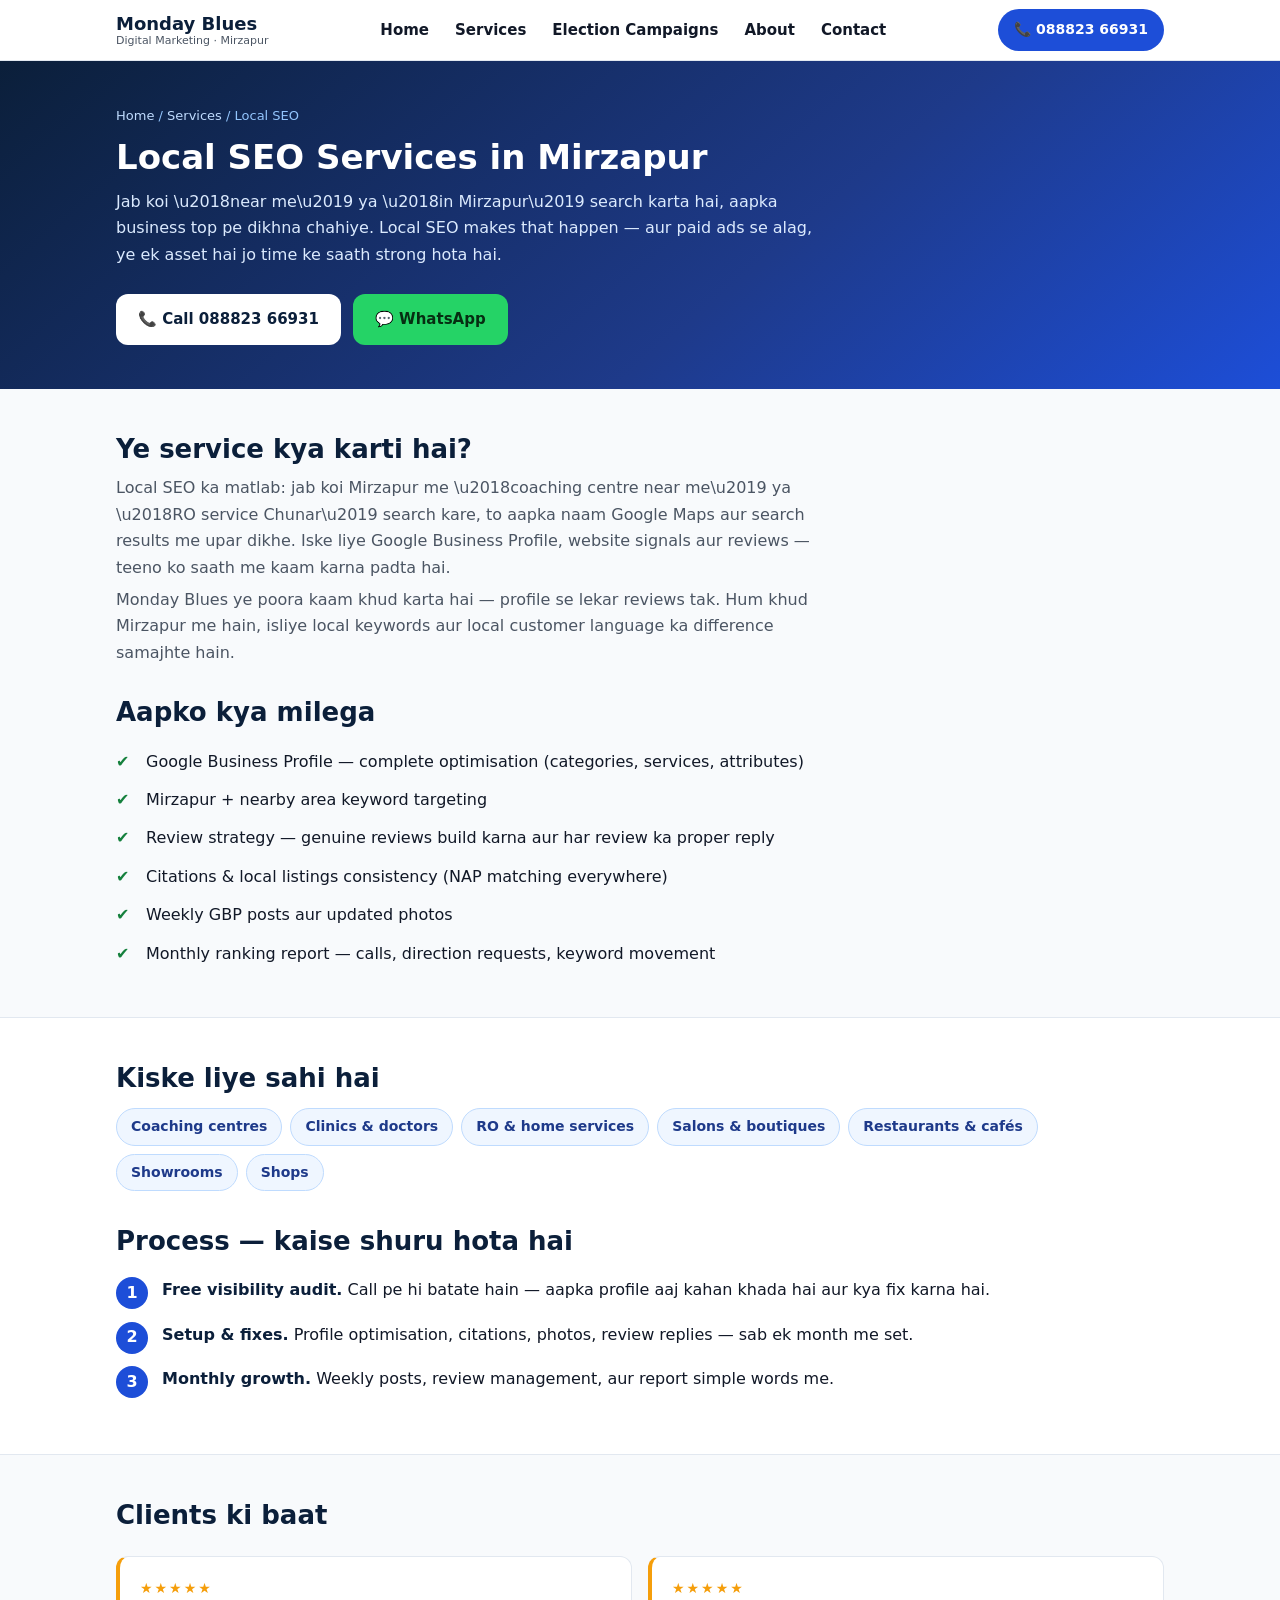
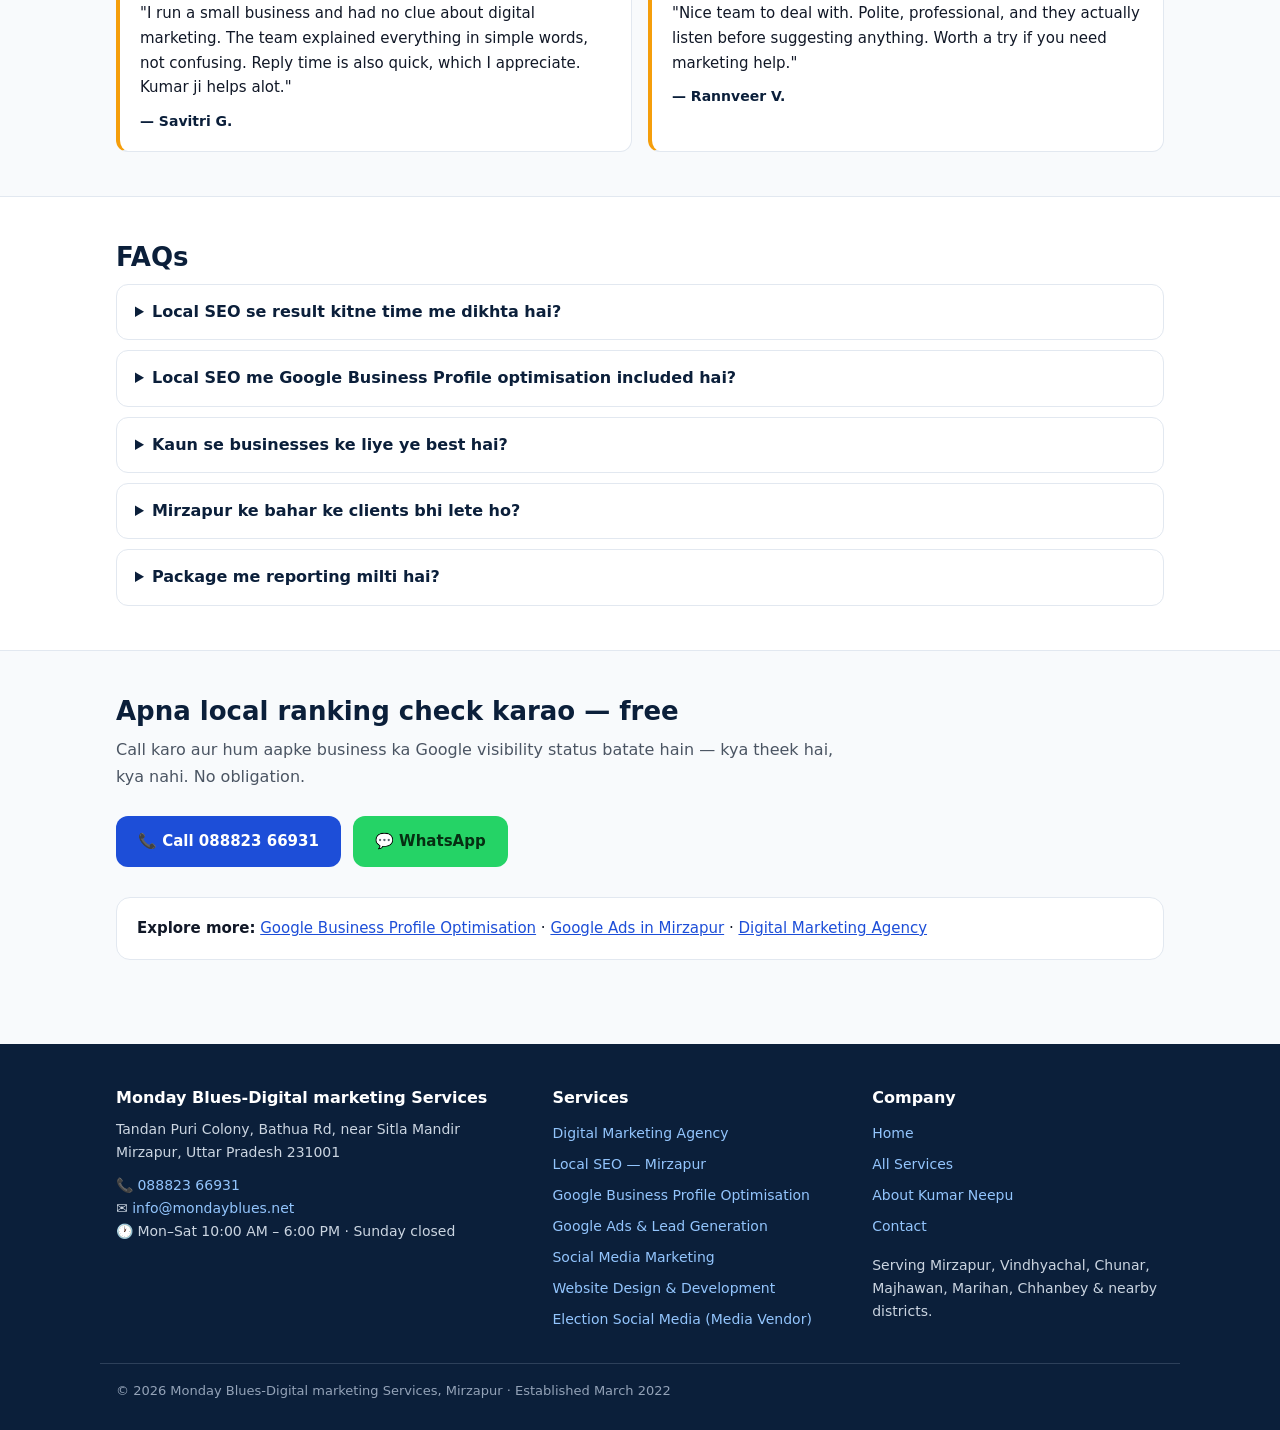
<file: local-seo-mirzapur/index.html>
<!DOCTYPE html>
<html lang="en">
<head>
<meta charset="UTF-8">
<meta name="viewport" content="width=device-width, initial-scale=1">
<title>Local SEO Services in Mirzapur | Monday Blues</title>
<meta name="description" content="Local SEO services in Mirzapur for coaching centres, clinics & shops. Rank on Google Maps & local search. 5.0★ rated local team. Call 088823 66931.">
<link rel="canonical" href="https://www.mondayblues.net/local-seo-mirzapur/">
<meta property="og:title" content="Local SEO Services in Mirzapur | Monday Blues">
<meta property="og:type" content="website">
<script type="application/ld+json">
{"@context":"https://schema.org","@type":"LocalBusiness","@id":"https://www.mondayblues.net/#business","name":"Monday Blues-Digital marketing Services","url":"https://www.mondayblues.net/","telephone":"+918882366931","email":"info@mondayblues.net","address":{"@type":"PostalAddress","streetAddress":"Tandan Puri Colony, Bathua Rd, near Sitla Mandir","addressLocality":"Mirzapur","addressRegion":"Uttar Pradesh","postalCode":"231001","addressCountry":"IN"},"geo":{"@type":"GeoCoordinates","latitude":25.1332678,"longitude":82.5633701},"openingHoursSpecification":[{"@type":"OpeningHoursSpecification","dayOfWeek":["Monday","Tuesday","Wednesday","Thursday","Friday","Saturday"],"opens":"10:00","closes":"18:00"}]}
</script>
<script type="application/ld+json">
{"@context":"https://schema.org","@type":"Service","name":"Local SEO Services","serviceType":"Local SEO","provider":{"@id":"https://www.mondayblues.net/#business"},"areaServed":{"@type":"City","name":"Mirzapur"},"url":"https://www.mondayblues.net/local-seo-mirzapur/","description":"Local SEO services in Mirzapur, UP — Google Maps ranking, Google Business Profile optimisation, reviews and citations for local businesses."}
</script>
<script type="application/ld+json">
{"@context":"https://schema.org","@type":"FAQPage","mainEntity":[{"@type":"Question","name":"Local SEO se result kitne time me dikhta hai?","acceptedAnswer":{"@type":"Answer","text":"Most businesses start seeing movement in 4–12 weeks, depending on competition and how active the Google Business Profile is. We set expectations honestly in the first call."}},{"@type":"Question","name":"Local SEO me Google Business Profile optimisation included hai?","acceptedAnswer":{"@type":"Answer","text":"Yes — GBP optimisation is the core of local SEO. Reviews, photos, posts, categories aur Q&A sab manage hota hai."}},{"@type":"Question","name":"Kaun se businesses ke liye ye best hai?","acceptedAnswer":{"@type":"Answer","text":"Coaching centres, clinics, shops, showrooms, RO services, salons — anyone whose customers search nearby."}},{"@type":"Question","name":"Mirzapur ke bahar ke clients bhi lete ho?","acceptedAnswer":{"@type":"Answer","text":"Yes — Chunar, Vindhyachal, Bhadohi, Sonbhadra, Chandauli, Prayagraj and Varanasi."}},{"@type":"Question","name":"Package me reporting milti hai?","acceptedAnswer":{"@type":"Answer","text":"Yes — monthly report with calls, direction requests and keyword movement, explained in simple words."}}]}
</script>
<link rel="stylesheet" href="/css/style.css">
</head>
<body>
<header class="site-header">
  <div class="container header-inner">
    <a class="brand" href="/"><b>Monday Blues</b><small>Digital Marketing · Mirzapur</small></a>
    <nav class="nav" aria-label="Main">
      <ul>
        <li><a href="/">Home</a></li>
        <li><a href="/services/">Services</a></li>
        <li><a href="/election-social-media-management-mirzapur/">Election Campaigns</a></li>
        <li><a href="/about-kumar-neepu/">About</a></li>
        <li><a href="/contact/">Contact</a></li>
      </ul>
    </nav>
    <a class="header-cta" href="tel:+918882366931">📞 088823 66931</a>
    <button class="menu-btn" aria-label="Open menu"><span></span><span></span><span></span></button>
  </div>
</header>
<main>
  <section class="page-hero">
    <div class="container">
      <div class="crumb"><a href="/">Home</a> / <a href="/services/">Services</a> / Local SEO</div>
      <h1>Local SEO Services in Mirzapur</h1>
      <p>Jab koi \u2018near me\u2019 ya \u2018in Mirzapur\u2019 search karta hai, aapka business top pe dikhna chahiye. Local SEO makes that happen — aur paid ads se alag, ye ek asset hai jo time ke saath strong hota hai.</p>
      <div class="cta-row">
        <a class="btn btn-light" href="tel:+918882366931">📞 Call 088823 66931</a>
        <a class="btn btn-wa" href="https://wa.me/918882366931" rel="noopener">💬 WhatsApp</a>
      </div>
    </div>
  </section>

  <section class="section">
    <div class="container">
      <h2>Ye service kya karti hai?</h2>
      <p class="lead">Local SEO ka matlab: jab koi Mirzapur me \u2018coaching centre near me\u2019 ya \u2018RO service Chunar\u2019 search kare, to aapka naam Google Maps aur search results me upar dikhe. Iske liye Google Business Profile, website signals aur reviews — teeno ko saath me kaam karna padta hai.</p>
      <p class="lead">Monday Blues ye poora kaam khud karta hai — profile se lekar reviews tak. Hum khud Mirzapur me hain, isliye local keywords aur local customer language ka difference samajhte hain.</p>
      <h2 style="margin-top:30px">Aapko kya milega</h2>
      <ul class="checklist">
        <li>Google Business Profile — complete optimisation (categories, services, attributes)</li>
        <li>Mirzapur + nearby area keyword targeting</li>
        <li>Review strategy — genuine reviews build karna aur har review ka proper reply</li>
        <li>Citations & local listings consistency (NAP matching everywhere)</li>
        <li>Weekly GBP posts aur updated photos</li>
        <li>Monthly ranking report — calls, direction requests, keyword movement</li>
      </ul>
    </div>
  </section>

  <section class="section section-alt">
    <div class="container">
      <h2>Kiske liye sahi hai</h2>
      <div class="chips">
        <span class="chip">Coaching centres</span><span class="chip">Clinics & doctors</span><span class="chip">RO & home services</span><span class="chip">Salons & boutiques</span><span class="chip">Restaurants & cafés</span><span class="chip">Showrooms</span><span class="chip">Shops</span>
      </div>
      <h2 style="margin-top:34px">Process — kaise shuru hota hai</h2>
      <ol class="steps">
        <li><b>Free visibility audit.</b> Call pe hi batate hain — aapka profile aaj kahan khada hai aur kya fix karna hai.</li>
        <li><b>Setup & fixes.</b> Profile optimisation, citations, photos, review replies — sab ek month me set.</li>
        <li><b>Monthly growth.</b> Weekly posts, review management, aur report simple words me.</li>
      </ol>
    </div>
  </section>

  <section class="section">
    <div class="container">
      <h2>Clients ki baat</h2>
      <div class="grid grid-2">
        <blockquote class="quote"><span class="stars">★★★★★</span><p>"I run a small business and had no clue about digital marketing. The team explained everything in simple words, not confusing. Reply time is also quick, which I appreciate. Kumar ji helps alot."</p><footer>— Savitri G.</footer></blockquote>
        <blockquote class="quote"><span class="stars">★★★★★</span><p>"Nice team to deal with. Polite, professional, and they actually listen before suggesting anything. Worth a try if you need marketing help."</p><footer>— Rannveer V.</footer></blockquote>
      </div>
    </div>
  </section>

  <section class="section section-alt faq">
    <div class="container">
      <h2>FAQs</h2>
      <details><summary>Local SEO se result kitne time me dikhta hai?</summary><p>Most businesses see movement in 4–12 weeks, depending on competition aur profile activity. First call me honest expectation set karte hain.</p></details>
      <details><summary>Local SEO me Google Business Profile optimisation included hai?</summary><p>Yes — GBP optimisation is the core of local SEO. Reviews, photos, posts, categories aur Q&A sab manage hota hai.</p></details>
      <details><summary>Kaun se businesses ke liye ye best hai?</summary><p>Coaching centres, clinics, shops, showrooms, RO services, salons — jinke customers nearby search karte hain.</p></details>
      <details><summary>Mirzapur ke bahar ke clients bhi lete ho?</summary><p>Yes — Chunar, Vindhyachal, Bhadohi, Sonbhadra, Chandauli, Prayagraj aur Varanasi.</p></details>
      <details><summary>Package me reporting milti hai?</summary><p>Yes — monthly report with calls, direction requests aur keyword movement, simple words me.</p></details>
    </div>
  </section>

  <section class="section">
    <div class="container">
      <h2>Apna local ranking check karao — free</h2>
      <p class="lead">Call karo aur hum aapke business ka Google visibility status batate hain — kya theek hai, kya nahi. No obligation.</p>
      <div class="cta-row">
        <a class="btn btn-call" href="tel:+918882366931">📞 Call 088823 66931</a>
        <a class="btn btn-wa" href="https://wa.me/918882366931" rel="noopener">💬 WhatsApp</a>
      </div>
      <div class="sibling-links"><b>Explore more:</b> <a href="/google-business-profile-optimisation-mirzapur/">Google Business Profile Optimisation</a> · <a href="/google-ads-mirzapur/">Google Ads in Mirzapur</a> · <a href="/digital-marketing-agency-mirzapur/">Digital Marketing Agency</a></div>
    </div>
  </section>
</main>
<footer class="site-footer">
  <div class="container footer-grid">
    <div>
      <h3>Monday Blues-Digital marketing Services</h3>
      <p>Tandan Puri Colony, Bathua Rd, near Sitla Mandir<br>Mirzapur, Uttar Pradesh 231001</p>
      <p>📞 <a href="tel:+918882366931">088823 66931</a><br>✉️ <a href="mailto:info@mondayblues.net">info@mondayblues.net</a><br>🕐 Mon–Sat 10:00 AM – 6:00 PM · Sunday closed</p>
    </div>
    <div>
      <h3>Services</h3>
      <ul class="footer-list">
        <li><a href="/digital-marketing-agency-mirzapur/">Digital Marketing Agency</a></li>
        <li><a href="/local-seo-mirzapur/">Local SEO — Mirzapur</a></li>
        <li><a href="/google-business-profile-optimisation-mirzapur/">Google Business Profile Optimisation</a></li>
        <li><a href="/google-ads-mirzapur/">Google Ads & Lead Generation</a></li>
        <li><a href="/social-media-marketing-mirzapur/">Social Media Marketing</a></li>
        <li><a href="/website-design-mirzapur/">Website Design & Development</a></li>
        <li><a href="/election-social-media-management-mirzapur/">Election Social Media (Media Vendor)</a></li>
      </ul>
    </div>
    <div>
      <h3>Company</h3>
      <ul class="footer-list">
        <li><a href="/">Home</a></li>
        <li><a href="/services/">All Services</a></li>
        <li><a href="/about-kumar-neepu/">About Kumar Neepu</a></li>
        <li><a href="/contact/">Contact</a></li>
      </ul>
      <p style="margin-top:12px">Serving Mirzapur, Vindhyachal, Chunar, Majhawan, Marihan, Chhanbey & nearby districts.</p>
    </div>
  </div>
  <div class="container footer-bottom">© 2026 Monday Blues-Digital marketing Services, Mirzapur · Established March 2022</div>
</footer>
<div class="sticky-cta">
  <a class="btn btn-call" href="tel:+918882366931">📞 Call Now</a>
  <a class="btn btn-wa" href="https://wa.me/918882366931" rel="noopener">💬 WhatsApp</a>
</div>
<script src="/js/main.js"></script>
</body>
</html>
</file>
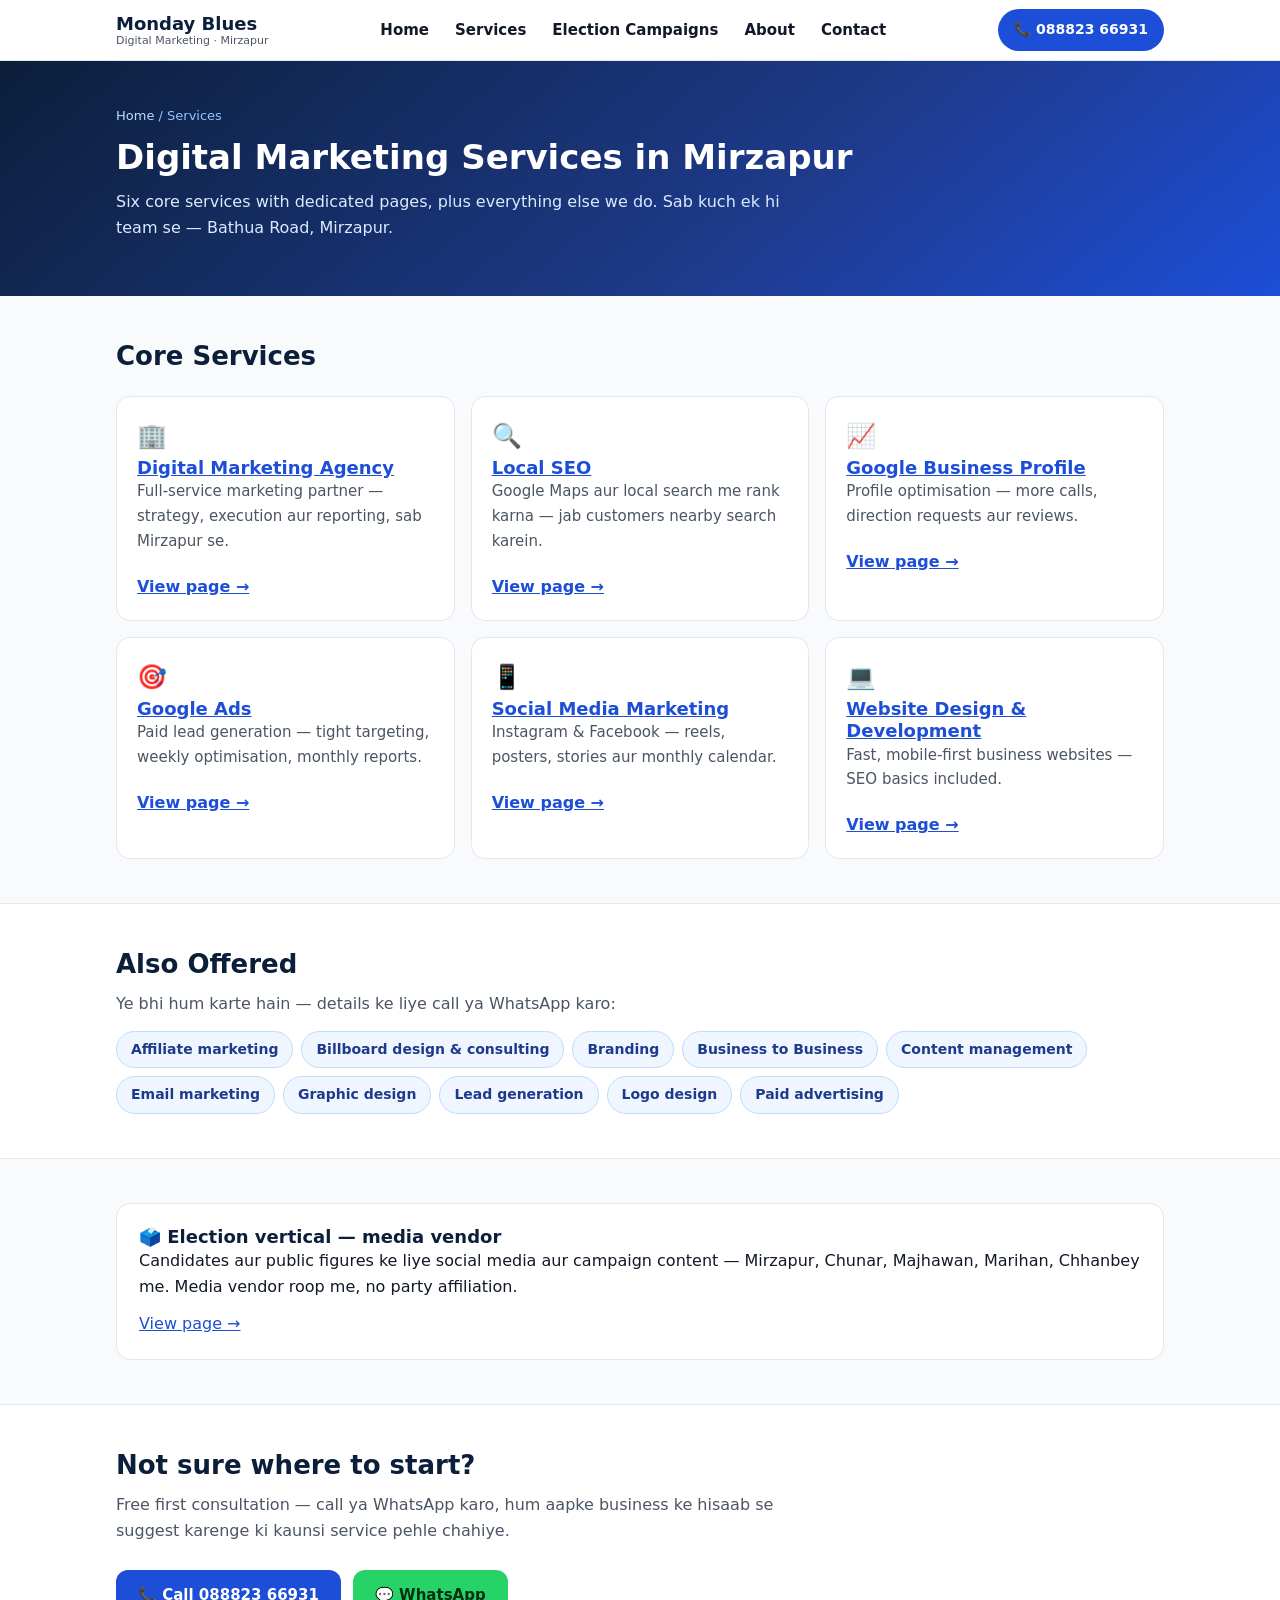
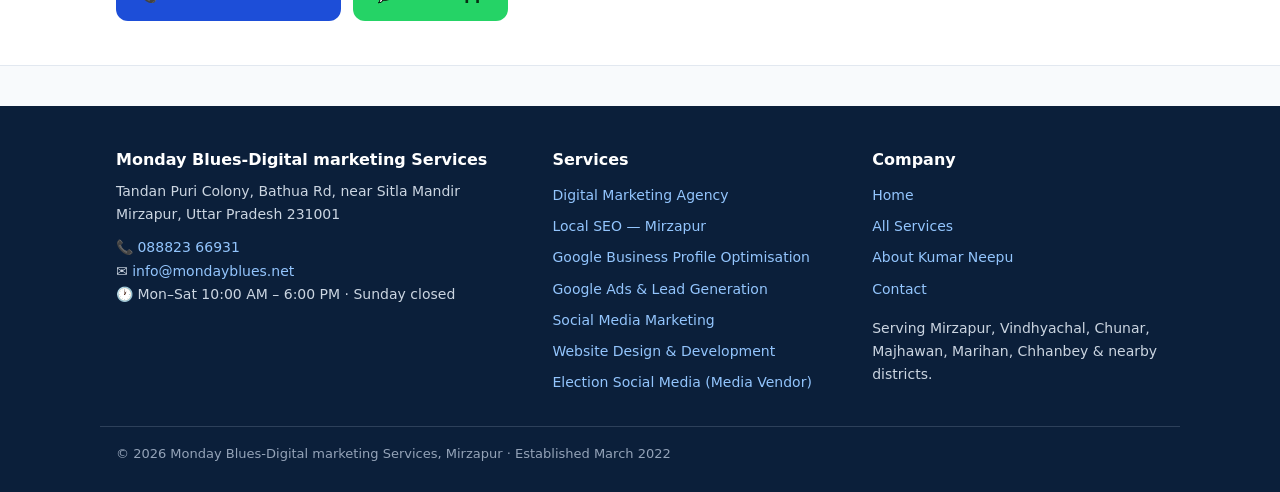
<file: services/index.html>
<!DOCTYPE html>
<html lang="en">
<head>
<meta charset="UTF-8">
<meta name="viewport" content="width=device-width, initial-scale=1">
<title>Digital Marketing Services in Mirzapur — Full List | Monday Blues</title>
<meta name="description" content="All digital marketing services by Monday Blues Mirzapur — local SEO, Google Business Profile optimisation, Google Ads, social media, websites, content marketing & more.">
<link rel="canonical" href="https://www.mondayblues.net/services/">
<meta property="og:title" content="Digital Marketing Services in Mirzapur — Full List | Monday Blues">
<meta property="og:type" content="website">
<script type="application/ld+json">
{"@context":"https://schema.org","@type":"LocalBusiness","@id":"https://www.mondayblues.net/#business","name":"Monday Blues-Digital marketing Services","url":"https://www.mondayblues.net/","telephone":"+918882366931","email":"info@mondayblues.net","address":{"@type":"PostalAddress","streetAddress":"Tandan Puri Colony, Bathua Rd, near Sitla Mandir","addressLocality":"Mirzapur","addressRegion":"Uttar Pradesh","postalCode":"231001","addressCountry":"IN"},"geo":{"@type":"GeoCoordinates","latitude":25.1332678,"longitude":82.5633701},"openingHoursSpecification":[{"@type":"OpeningHoursSpecification","dayOfWeek":["Monday","Tuesday","Wednesday","Thursday","Friday","Saturday"],"opens":"10:00","closes":"18:00"}]}
</script>
<link rel="stylesheet" href="/css/style.css">
</head>
<body>
<header class="site-header">
  <div class="container header-inner">
    <a class="brand" href="/"><b>Monday Blues</b><small>Digital Marketing · Mirzapur</small></a>
    <nav class="nav" aria-label="Main">
      <ul>
        <li><a href="/">Home</a></li>
        <li><a href="/services/">Services</a></li>
        <li><a href="/election-social-media-management-mirzapur/">Election Campaigns</a></li>
        <li><a href="/about-kumar-neepu/">About</a></li>
        <li><a href="/contact/">Contact</a></li>
      </ul>
    </nav>
    <a class="header-cta" href="tel:+918882366931">📞 088823 66931</a>
    <button class="menu-btn" aria-label="Open menu"><span></span><span></span><span></span></button>
  </div>
</header>
<main>
  <section class="page-hero">
    <div class="container">
      <div class="crumb"><a href="/">Home</a> / Services</div>
      <h1>Digital Marketing Services in Mirzapur</h1>
      <p>Six core services with dedicated pages, plus everything else we do. Sab kuch ek hi team se — Bathua Road, Mirzapur.</p>
    </div>
  </section>

  <section class="section">
    <div class="container">
      <h2>Core Services</h2>
      <div class="grid grid-3">
        <div class="card"><div class="icon">🏢</div><h3><a href="/digital-marketing-agency-mirzapur/">Digital Marketing Agency</a></h3><p>Full-service marketing partner — strategy, execution aur reporting, sab Mirzapur se.</p><a class="more" href="/digital-marketing-agency-mirzapur/">View page →</a></div>
        <div class="card"><div class="icon">🔍</div><h3><a href="/local-seo-mirzapur/">Local SEO</a></h3><p>Google Maps aur local search me rank karna — jab customers nearby search karein.</p><a class="more" href="/local-seo-mirzapur/">View page →</a></div>
        <div class="card"><div class="icon">📈</div><h3><a href="/google-business-profile-optimisation-mirzapur/">Google Business Profile</a></h3><p>Profile optimisation — more calls, direction requests aur reviews.</p><a class="more" href="/google-business-profile-optimisation-mirzapur/">View page →</a></div>
        <div class="card"><div class="icon">🎯</div><h3><a href="/google-ads-mirzapur/">Google Ads</a></h3><p>Paid lead generation — tight targeting, weekly optimisation, monthly reports.</p><a class="more" href="/google-ads-mirzapur/">View page →</a></div>
        <div class="card"><div class="icon">📱</div><h3><a href="/social-media-marketing-mirzapur/">Social Media Marketing</a></h3><p>Instagram & Facebook — reels, posters, stories aur monthly calendar.</p><a class="more" href="/social-media-marketing-mirzapur/">View page →</a></div>
        <div class="card"><div class="icon">💻</div><h3><a href="/website-design-mirzapur/">Website Design & Development</a></h3><p>Fast, mobile-first business websites — SEO basics included.</p><a class="more" href="/website-design-mirzapur/">View page →</a></div>
      </div>
    </div>
  </section>

  <section class="section section-alt">
    <div class="container">
      <h2>Also Offered</h2>
      <p class="lead">Ye bhi hum karte hain — details ke liye call ya WhatsApp karo:</p>
      <div class="chips">
        <span class="chip chip-plain">Affiliate marketing</span><span class="chip chip-plain">Billboard design & consulting</span><span class="chip chip-plain">Branding</span><span class="chip chip-plain">Business to Business</span><span class="chip chip-plain">Content management</span><span class="chip chip-plain">Email marketing</span><span class="chip chip-plain">Graphic design</span><span class="chip chip-plain">Lead generation</span><span class="chip chip-plain">Logo design</span><span class="chip chip-plain">Paid advertising</span>
      </div>
    </div>
  </section>

  <section class="section">
    <div class="container">
      <div class="info-card">
        <h3>🗳️ Election vertical — media vendor</h3>
        <p>Candidates aur public figures ke liye social media aur campaign content — Mirzapur, Chunar, Majhawan, Marihan, Chhanbey me. Media vendor roop me, no party affiliation.</p>
        <a class="more" href="/election-social-media-management-mirzapur/">View page →</a>
      </div>
    </div>
  </section>

  <section class="section section-alt">
    <div class="container">
      <h2>Not sure where to start?</h2>
      <p class="lead">Free first consultation — call ya WhatsApp karo, hum aapke business ke hisaab se suggest karenge ki kaunsi service pehle chahiye.</p>
      <div class="cta-row">
        <a class="btn btn-call" href="tel:+918882366931">📞 Call 088823 66931</a>
        <a class="btn btn-wa" href="https://wa.me/918882366931" rel="noopener">💬 WhatsApp</a>
      </div>
    </div>
  </section>
</main>
<footer class="site-footer">
  <div class="container footer-grid">
    <div>
      <h3>Monday Blues-Digital marketing Services</h3>
      <p>Tandan Puri Colony, Bathua Rd, near Sitla Mandir<br>Mirzapur, Uttar Pradesh 231001</p>
      <p>📞 <a href="tel:+918882366931">088823 66931</a><br>✉️ <a href="mailto:info@mondayblues.net">info@mondayblues.net</a><br>🕐 Mon–Sat 10:00 AM – 6:00 PM · Sunday closed</p>
    </div>
    <div>
      <h3>Services</h3>
      <ul class="footer-list">
        <li><a href="/digital-marketing-agency-mirzapur/">Digital Marketing Agency</a></li>
        <li><a href="/local-seo-mirzapur/">Local SEO — Mirzapur</a></li>
        <li><a href="/google-business-profile-optimisation-mirzapur/">Google Business Profile Optimisation</a></li>
        <li><a href="/google-ads-mirzapur/">Google Ads & Lead Generation</a></li>
        <li><a href="/social-media-marketing-mirzapur/">Social Media Marketing</a></li>
        <li><a href="/website-design-mirzapur/">Website Design & Development</a></li>
        <li><a href="/election-social-media-management-mirzapur/">Election Social Media (Media Vendor)</a></li>
      </ul>
    </div>
    <div>
      <h3>Company</h3>
      <ul class="footer-list">
        <li><a href="/">Home</a></li>
        <li><a href="/services/">All Services</a></li>
        <li><a href="/about-kumar-neepu/">About Kumar Neepu</a></li>
        <li><a href="/contact/">Contact</a></li>
      </ul>
      <p style="margin-top:12px">Serving Mirzapur, Vindhyachal, Chunar, Majhawan, Marihan, Chhanbey & nearby districts.</p>
    </div>
  </div>
  <div class="container footer-bottom">© 2026 Monday Blues-Digital marketing Services, Mirzapur · Established March 2022</div>
</footer>
<div class="sticky-cta">
  <a class="btn btn-call" href="tel:+918882366931">📞 Call Now</a>
  <a class="btn btn-wa" href="https://wa.me/918882366931" rel="noopener">💬 WhatsApp</a>
</div>
<script src="/js/main.js"></script>
</body>
</html>
</file>
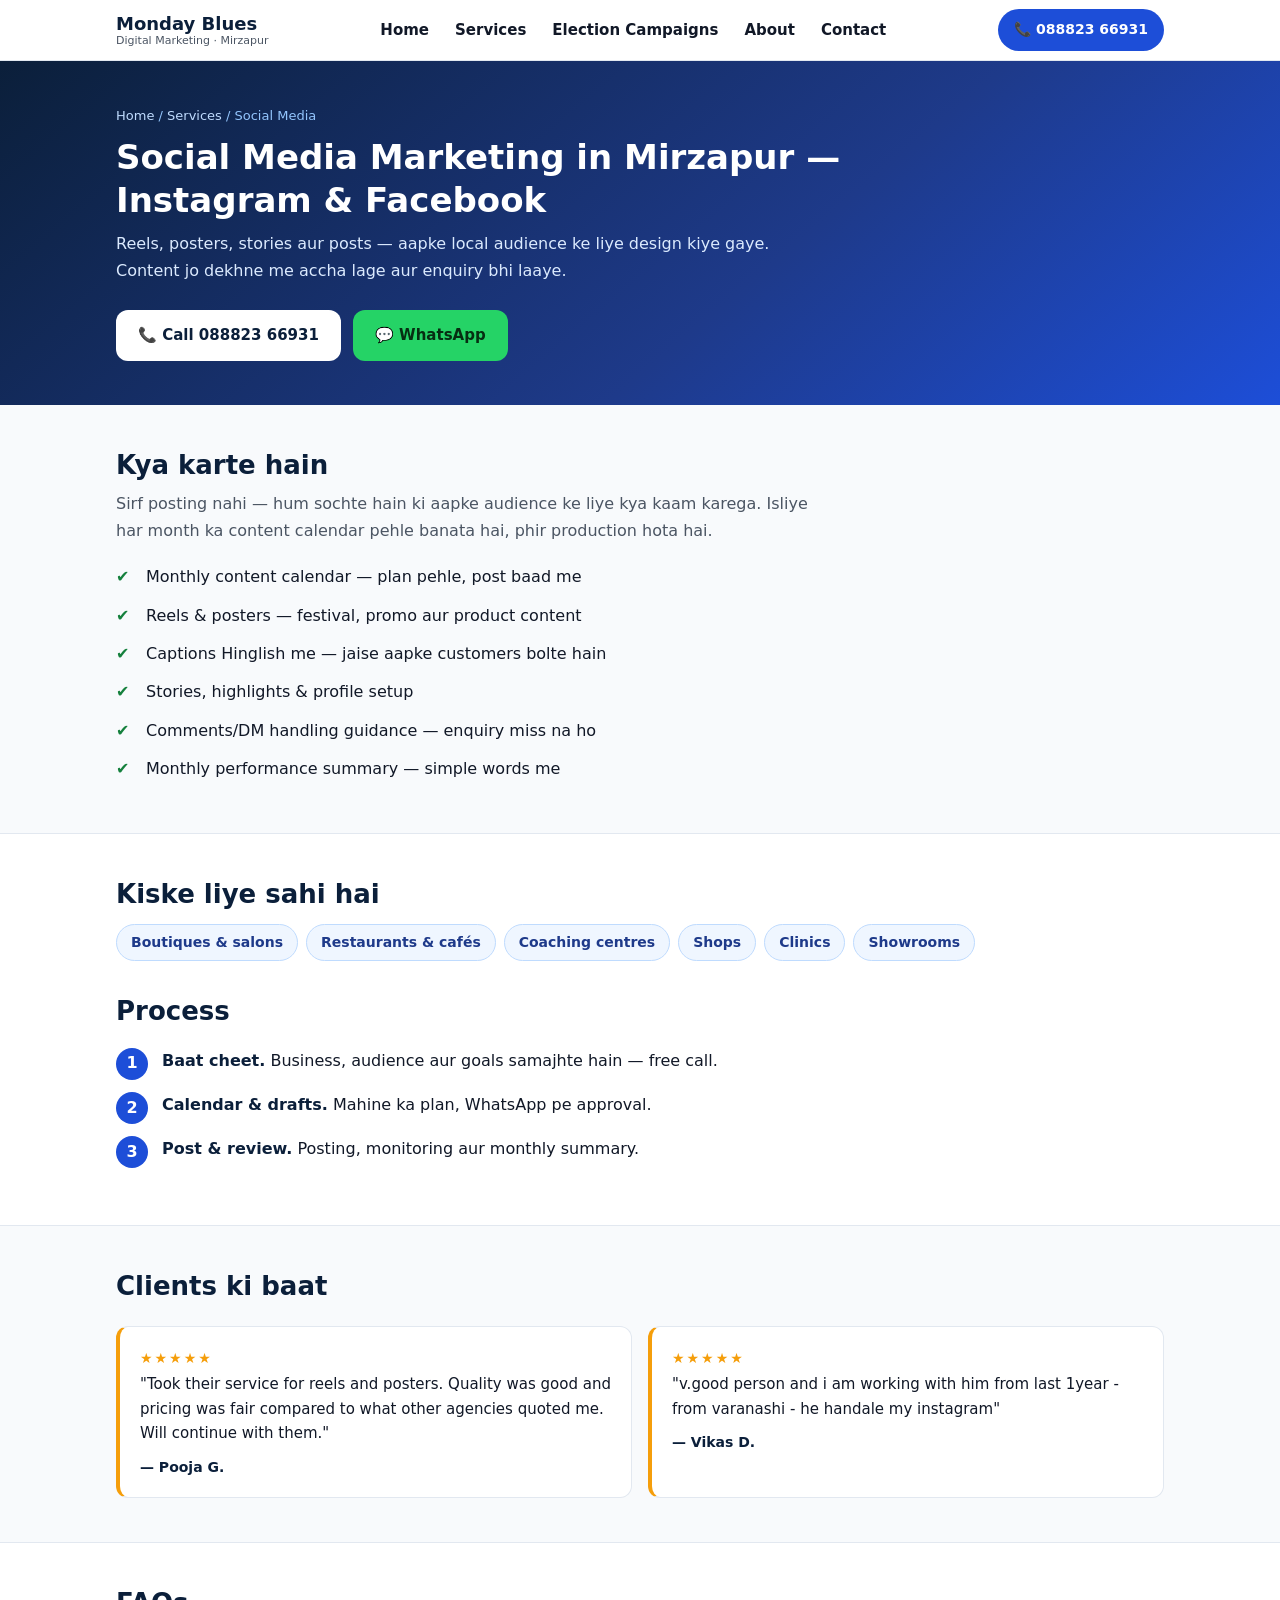
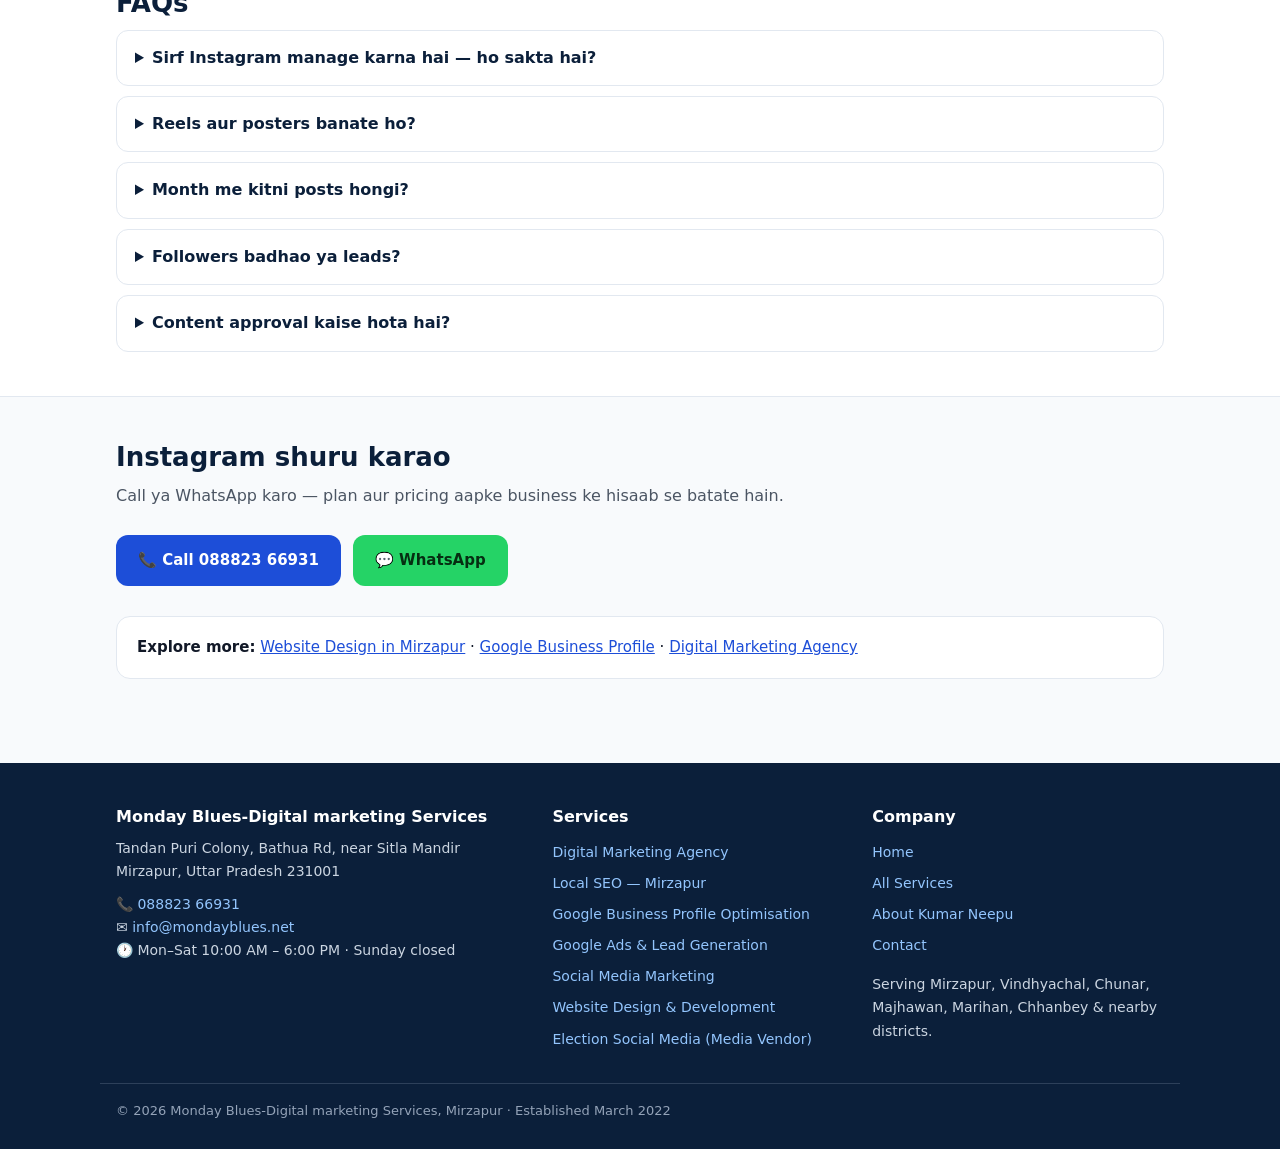
<file: social-media-marketing-mirzapur/index.html>
<!DOCTYPE html>
<html lang="en">
<head>
<meta charset="UTF-8">
<meta name="viewport" content="width=device-width, initial-scale=1">
<title>Social Media Marketing in Mirzapur | Instagram & Facebook — Monday Blues</title>
<meta name="description" content="Social media marketing in Mirzapur — Instagram & Facebook management, reels, posters & stories for local businesses. Real enquiries, not vanity metrics. 5.0★ on Google.">
<link rel="canonical" href="https://www.mondayblues.net/social-media-marketing-mirzapur/">
<meta property="og:title" content="Social Media Marketing in Mirzapur | Monday Blues">
<meta property="og:type" content="website">
<script type="application/ld+json">
{"@context":"https://schema.org","@type":"LocalBusiness","@id":"https://www.mondayblues.net/#business","name":"Monday Blues-Digital marketing Services","url":"https://www.mondayblues.net/","telephone":"+918882366931","email":"info@mondayblues.net","address":{"@type":"PostalAddress","streetAddress":"Tandan Puri Colony, Bathua Rd, near Sitla Mandir","addressLocality":"Mirzapur","addressRegion":"Uttar Pradesh","postalCode":"231001","addressCountry":"IN"},"geo":{"@type":"GeoCoordinates","latitude":25.1332678,"longitude":82.5633701},"openingHoursSpecification":[{"@type":"OpeningHoursSpecification","dayOfWeek":["Monday","Tuesday","Wednesday","Thursday","Friday","Saturday"],"opens":"10:00","closes":"18:00"}]}
</script>
<script type="application/ld+json">
{"@context":"https://schema.org","@type":"Service","name":"Social Media Marketing","serviceType":"Social media marketing","provider":{"@id":"https://www.mondayblues.net/#business"},"areaServed":{"@type":"City","name":"Mirzapur"},"url":"https://www.mondayblues.net/social-media-marketing-mirzapur/","description":"Instagram and Facebook marketing for local businesses in Mirzapur, UP — reels, posters, stories and monthly content calendars."}
</script>
<script type="application/ld+json">
{"@context":"https://schema.org","@type":"FAQPage","mainEntity":[{"@type":"Question","name":"Sirf Instagram manage karna hai — ho sakta hai?","acceptedAnswer":{"@type":"Answer","text":"Yes — Instagram-only plans are available for shops, salons, boutiques and creators."}},{"@type":"Question","name":"Reels aur posters banate ho?","acceptedAnswer":{"@type":"Answer","text":"Yes — reels, posters, stories and festival creatives are all included depending on the package."}},{"@type":"Question","name":"Month me kitni posts hongi?","acceptedAnswer":{"@type":"Answer","text":"Typically 12–16 posts plus stories and reels, depending on your package."}},{"@type":"Question","name":"Followers badhao ya leads?","acceptedAnswer":{"@type":"Answer","text":"Both — but our focus is enquiries and calls. Vanity metrics se business nahi chalta."}},{"@type":"Question","name":"Content approval kaise hota hai?","acceptedAnswer":{"@type":"Answer","text":"Simple — we send drafts on WhatsApp, you approve, then we post."}}]}
</script>
<link rel="stylesheet" href="/css/style.css">
</head>
<body>
<header class="site-header">
  <div class="container header-inner">
    <a class="brand" href="/"><b>Monday Blues</b><small>Digital Marketing · Mirzapur</small></a>
    <nav class="nav" aria-label="Main">
      <ul>
        <li><a href="/">Home</a></li>
        <li><a href="/services/">Services</a></li>
        <li><a href="/election-social-media-management-mirzapur/">Election Campaigns</a></li>
        <li><a href="/about-kumar-neepu/">About</a></li>
        <li><a href="/contact/">Contact</a></li>
      </ul>
    </nav>
    <a class="header-cta" href="tel:+918882366931">📞 088823 66931</a>
    <button class="menu-btn" aria-label="Open menu"><span></span><span></span><span></span></button>
  </div>
</header>
<main>
  <section class="page-hero">
    <div class="container">
      <div class="crumb"><a href="/">Home</a> / <a href="/services/">Services</a> / Social Media</div>
      <h1>Social Media Marketing in Mirzapur — Instagram & Facebook</h1>
      <p>Reels, posters, stories aur posts — aapke local audience ke liye design kiye gaye. Content jo dekhne me accha lage aur enquiry bhi laaye.</p>
      <div class="cta-row">
        <a class="btn btn-light" href="tel:+918882366931">📞 Call 088823 66931</a>
        <a class="btn btn-wa" href="https://wa.me/918882366931" rel="noopener">💬 WhatsApp</a>
      </div>
    </div>
  </section>

  <section class="section">
    <div class="container">
      <h2>Kya karte hain</h2>
      <p class="lead">Sirf posting nahi — hum sochte hain ki aapke audience ke liye kya kaam karega. Isliye har month ka content calendar pehle banata hai, phir production hota hai.</p>
      <ul class="checklist">
        <li>Monthly content calendar — plan pehle, post baad me</li>
        <li>Reels & posters — festival, promo aur product content</li>
        <li>Captions Hinglish me — jaise aapke customers bolte hain</li>
        <li>Stories, highlights & profile setup</li>
        <li>Comments/DM handling guidance — enquiry miss na ho</li>
        <li>Monthly performance summary — simple words me</li>
      </ul>
    </div>
  </section>

  <section class="section section-alt">
    <div class="container">
      <h2>Kiske liye sahi hai</h2>
      <div class="chips">
        <span class="chip">Boutiques & salons</span><span class="chip">Restaurants & cafés</span><span class="chip">Coaching centres</span><span class="chip">Shops</span><span class="chip">Clinics</span><span class="chip">Showrooms</span>
      </div>
      <h2 style="margin-top:34px">Process</h2>
      <ol class="steps">
        <li><b>Baat cheet.</b> Business, audience aur goals samajhte hain — free call.</li>
        <li><b>Calendar & drafts.</b> Mahine ka plan, WhatsApp pe approval.</li>
        <li><b>Post & review.</b> Posting, monitoring aur monthly summary.</li>
      </ol>
    </div>
  </section>

  <section class="section">
    <div class="container">
      <h2>Clients ki baat</h2>
      <div class="grid grid-2">
        <blockquote class="quote"><span class="stars">★★★★★</span><p>"Took their service for reels and posters. Quality was good and pricing was fair compared to what other agencies quoted me. Will continue with them."</p><footer>— Pooja G.</footer></blockquote>
        <blockquote class="quote"><span class="stars">★★★★★</span><p>"v.good person and i am working with him from last 1year - from varanashi - he handale my instagram"</p><footer>— Vikas D.</footer></blockquote>
      </div>
    </div>
  </section>

  <section class="section section-alt faq">
    <div class="container">
      <h2>FAQs</h2>
      <details><summary>Sirf Instagram manage karna hai — ho sakta hai?</summary><p>Yes — Instagram-only plans available hain shops, salons, boutiques aur creators ke liye.</p></details>
      <details><summary>Reels aur posters banate ho?</summary><p>Yes — reels, posters, stories aur festival creatives sab package ke hisaab se included hain.</p></details>
      <details><summary>Month me kitni posts hongi?</summary><p>Typically 12–16 posts plus stories aur reels, package ke hisaab se.</p></details>
      <details><summary>Followers badhao ya leads?</summary><p>Dono — but focus enquiries aur calls pe hai. Vanity metrics se business nahi chalta.</p></details>
      <details><summary>Content approval kaise hota hai?</summary><p>Simple — drafts WhatsApp pe bhejte hain, aap approve karo, phir post hota hai.</p></details>
    </div>
  </section>

  <section class="section">
    <div class="container">
      <h2>Instagram shuru karao</h2>
      <p class="lead">Call ya WhatsApp karo — plan aur pricing aapke business ke hisaab se batate hain.</p>
      <div class="cta-row">
        <a class="btn btn-call" href="tel:+918882366931">📞 Call 088823 66931</a>
        <a class="btn btn-wa" href="https://wa.me/918882366931" rel="noopener">💬 WhatsApp</a>
      </div>
      <div class="sibling-links"><b>Explore more:</b> <a href="/website-design-mirzapur/">Website Design in Mirzapur</a> · <a href="/google-business-profile-optimisation-mirzapur/">Google Business Profile</a> · <a href="/digital-marketing-agency-mirzapur/">Digital Marketing Agency</a></div>
    </div>
  </section>
</main>
<footer class="site-footer">
  <div class="container footer-grid">
    <div>
      <h3>Monday Blues-Digital marketing Services</h3>
      <p>Tandan Puri Colony, Bathua Rd, near Sitla Mandir<br>Mirzapur, Uttar Pradesh 231001</p>
      <p>📞 <a href="tel:+918882366931">088823 66931</a><br>✉️ <a href="mailto:info@mondayblues.net">info@mondayblues.net</a><br>🕐 Mon–Sat 10:00 AM – 6:00 PM · Sunday closed</p>
    </div>
    <div>
      <h3>Services</h3>
      <ul class="footer-list">
        <li><a href="/digital-marketing-agency-mirzapur/">Digital Marketing Agency</a></li>
        <li><a href="/local-seo-mirzapur/">Local SEO — Mirzapur</a></li>
        <li><a href="/google-business-profile-optimisation-mirzapur/">Google Business Profile Optimisation</a></li>
        <li><a href="/google-ads-mirzapur/">Google Ads & Lead Generation</a></li>
        <li><a href="/social-media-marketing-mirzapur/">Social Media Marketing</a></li>
        <li><a href="/website-design-mirzapur/">Website Design & Development</a></li>
        <li><a href="/election-social-media-management-mirzapur/">Election Social Media (Media Vendor)</a></li>
      </ul>
    </div>
    <div>
      <h3>Company</h3>
      <ul class="footer-list">
        <li><a href="/">Home</a></li>
        <li><a href="/services/">All Services</a></li>
        <li><a href="/about-kumar-neepu/">About Kumar Neepu</a></li>
        <li><a href="/contact/">Contact</a></li>
      </ul>
      <p style="margin-top:12px">Serving Mirzapur, Vindhyachal, Chunar, Majhawan, Marihan, Chhanbey & nearby districts.</p>
    </div>
  </div>
  <div class="container footer-bottom">© 2026 Monday Blues-Digital marketing Services, Mirzapur · Established March 2022</div>
</footer>
<div class="sticky-cta">
  <a class="btn btn-call" href="tel:+918882366931">📞 Call Now</a>
  <a class="btn btn-wa" href="https://wa.me/918882366931" rel="noopener">💬 WhatsApp</a>
</div>
<script src="/js/main.js"></script>
</body>
</html>
</file>
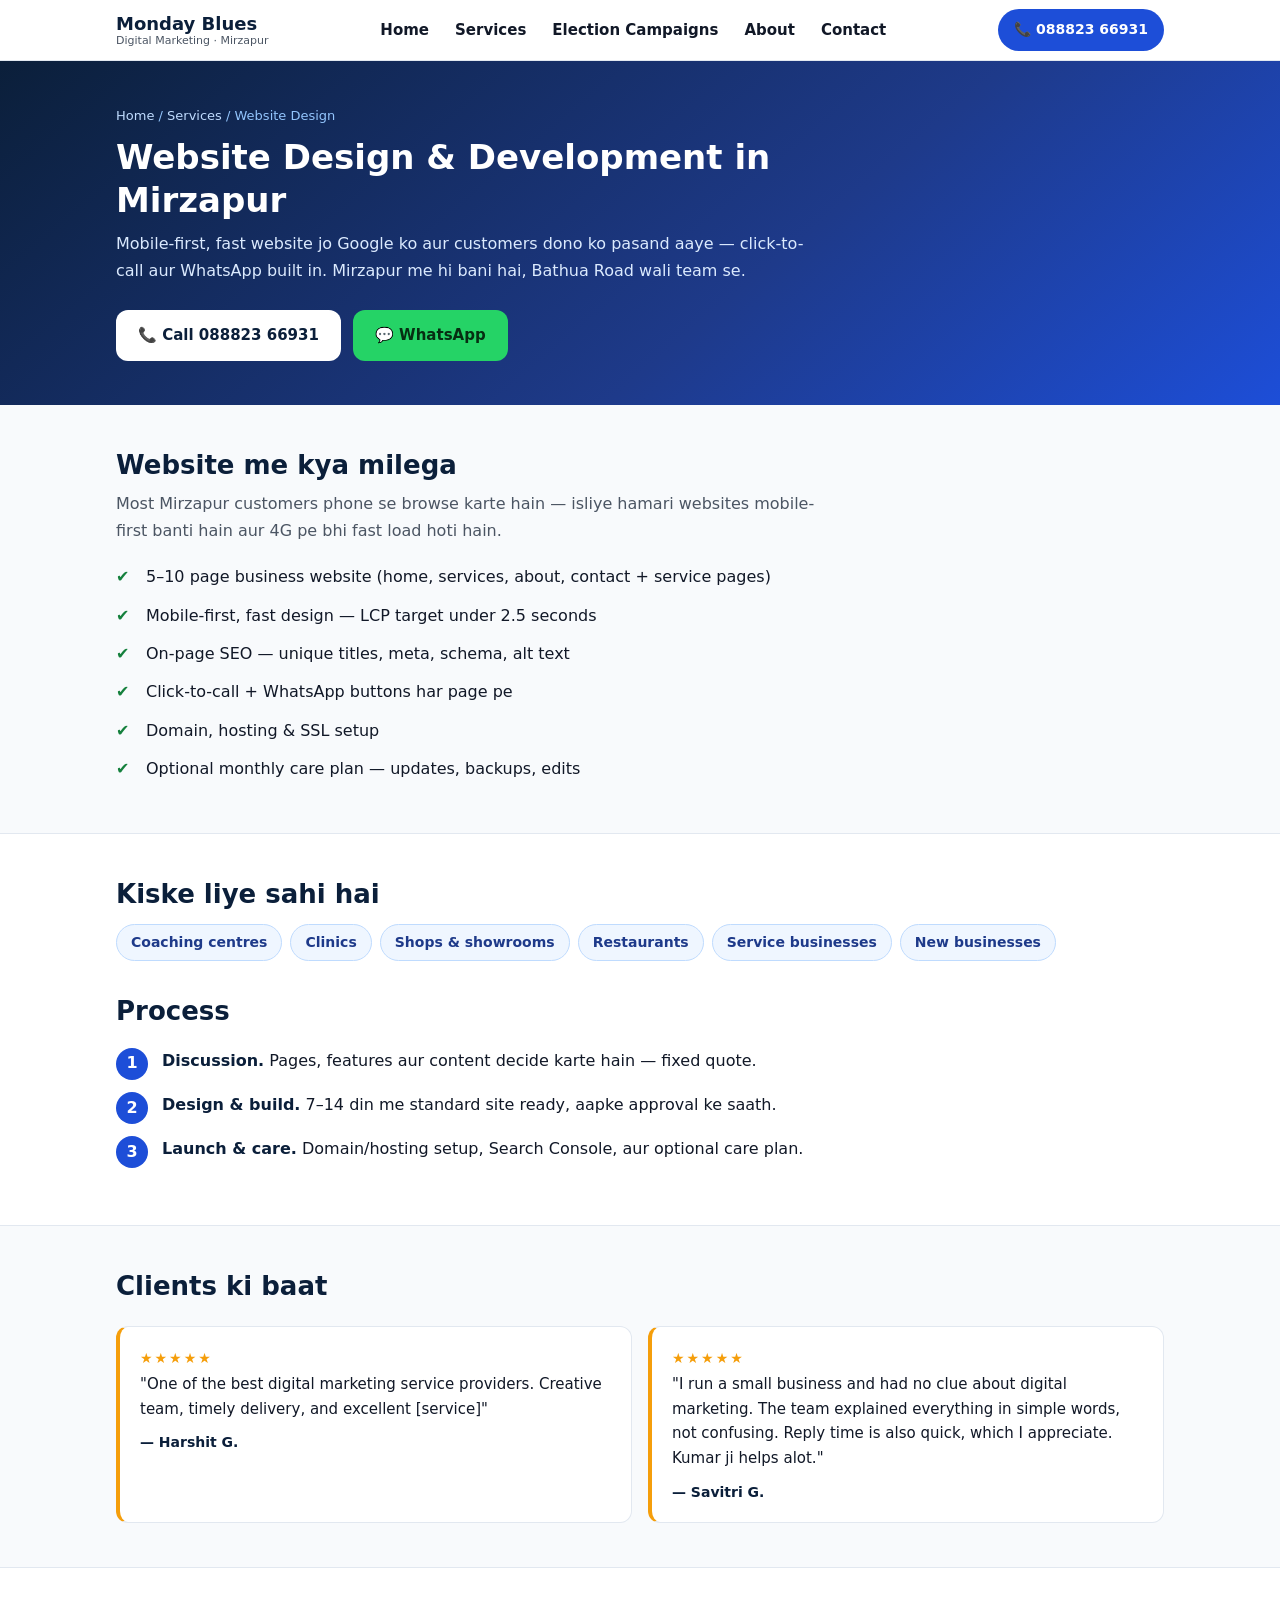
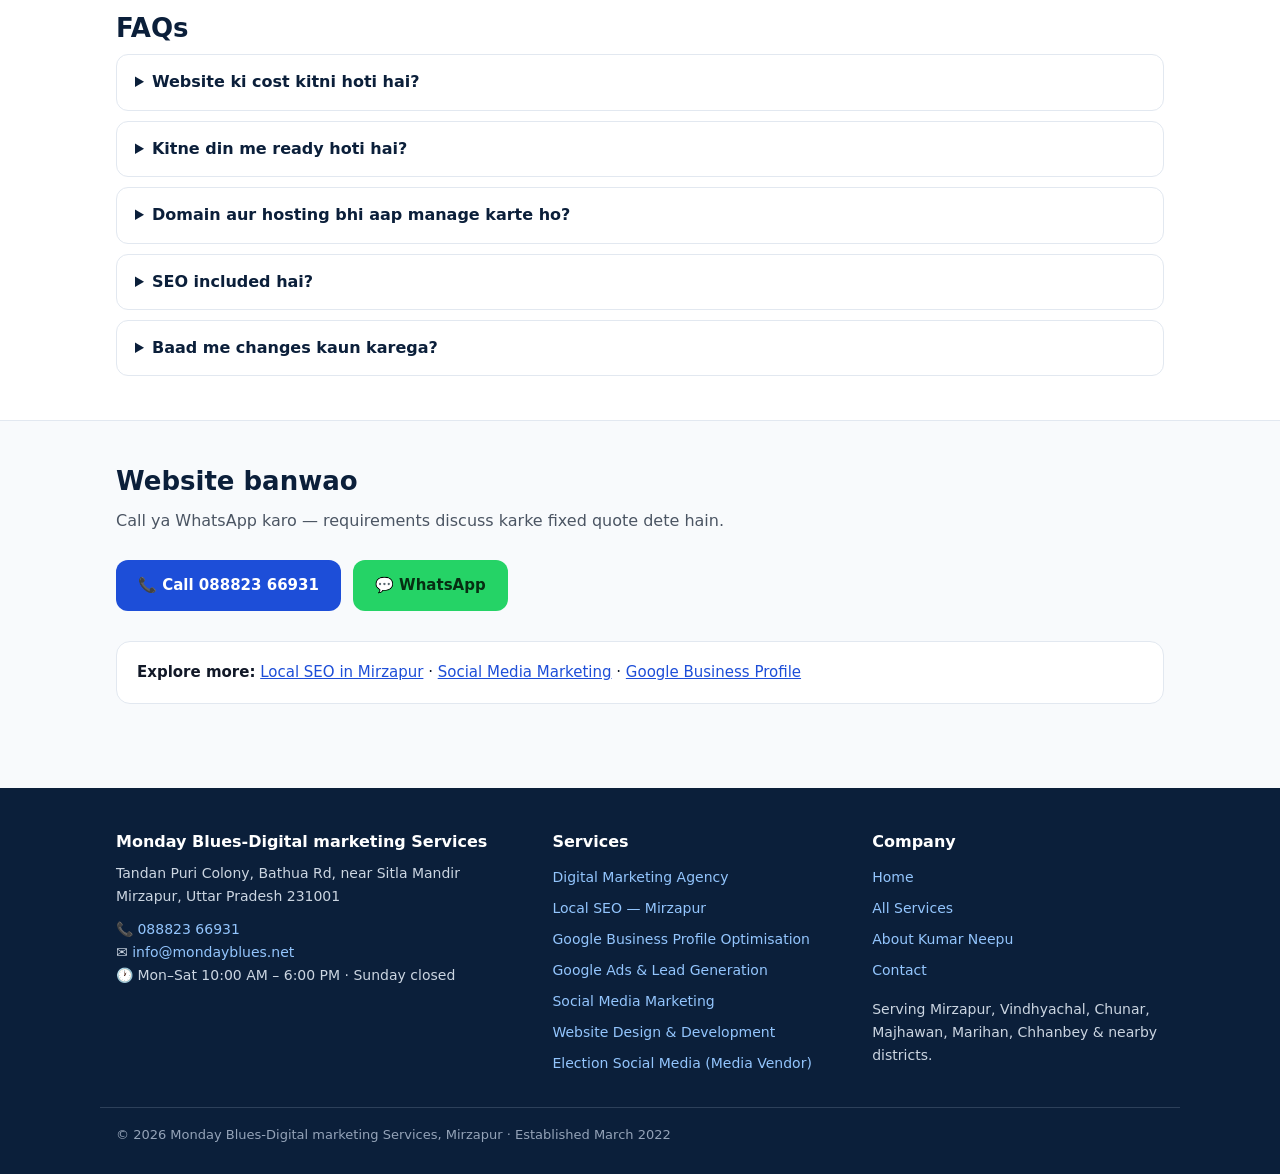
<file: website-design-mirzapur/index.html>
<!DOCTYPE html>
<html lang="en">
<head>
<meta charset="UTF-8">
<meta name="viewport" content="width=device-width, initial-scale=1">
<title>Website Design & Development in Mirzapur | Monday Blues</title>
<meta name="description" content="Fast, mobile-first websites for shops, clinics & coaching centres in Mirzapur. On-page SEO included, hosted & maintained by Monday Blues. Call 088823 66931.">
<link rel="canonical" href="https://www.mondayblues.net/website-design-mirzapur/">
<meta property="og:title" content="Website Design & Development in Mirzapur | Monday Blues">
<meta property="og:type" content="website">
<script type="application/ld+json">
{"@context":"https://schema.org","@type":"LocalBusiness","@id":"https://www.mondayblues.net/#business","name":"Monday Blues-Digital marketing Services","url":"https://www.mondayblues.net/","telephone":"+918882366931","email":"info@mondayblues.net","address":{"@type":"PostalAddress","streetAddress":"Tandan Puri Colony, Bathua Rd, near Sitla Mandir","addressLocality":"Mirzapur","addressRegion":"Uttar Pradesh","postalCode":"231001","addressCountry":"IN"},"geo":{"@type":"GeoCoordinates","latitude":25.1332678,"longitude":82.5633701},"openingHoursSpecification":[{"@type":"OpeningHoursSpecification","dayOfWeek":["Monday","Tuesday","Wednesday","Thursday","Friday","Saturday"],"opens":"10:00","closes":"18:00"}]}
</script>
<script type="application/ld+json">
{"@context":"https://schema.org","@type":"Service","name":"Website Design & Development","serviceType":"Website design and development","provider":{"@id":"https://www.mondayblues.net/#business"},"areaServed":{"@type":"City","name":"Mirzapur"},"url":"https://www.mondayblues.net/website-design-mirzapur/","description":"Fast, mobile-first business websites in Mirzapur, UP — on-page SEO, click-to-call and WhatsApp integration included."}
</script>
<script type="application/ld+json">
{"@context":"https://schema.org","@type":"FAQPage","mainEntity":[{"@type":"Question","name":"Website ki cost kitni hoti hai?","acceptedAnswer":{"@type":"Answer","text":"Depends on pages and features — fixed quote after a short discussion, no hidden charges."}},{"@type":"Question","name":"Kitne din me ready hoti hai?","acceptedAnswer":{"@type":"Answer","text":"A standard local business website is typically ready in 7–14 days."}},{"@type":"Question","name":"Domain aur hosting bhi aap manage karte ho?","acceptedAnswer":{"@type":"Answer","text":"Yes — domain, hosting and SSL are all set up for you."}},{"@type":"Question","name":"SEO included hai?","acceptedAnswer":{"@type":"Answer","text":"Basic on-page SEO (titles, meta, schema, speed) is included. Local SEO is a separate add-on."}},{"@type":"Question","name":"Baad me changes kaun karega?","acceptedAnswer":{"@type":"Answer","text":"Optional monthly care plan — updates, backups and edits are handled for you."}}]}
</script>
<link rel="stylesheet" href="/css/style.css">
</head>
<body>
<header class="site-header">
  <div class="container header-inner">
    <a class="brand" href="/"><b>Monday Blues</b><small>Digital Marketing · Mirzapur</small></a>
    <nav class="nav" aria-label="Main">
      <ul>
        <li><a href="/">Home</a></li>
        <li><a href="/services/">Services</a></li>
        <li><a href="/election-social-media-management-mirzapur/">Election Campaigns</a></li>
        <li><a href="/about-kumar-neepu/">About</a></li>
        <li><a href="/contact/">Contact</a></li>
      </ul>
    </nav>
    <a class="header-cta" href="tel:+918882366931">📞 088823 66931</a>
    <button class="menu-btn" aria-label="Open menu"><span></span><span></span><span></span></button>
  </div>
</header>
<main>
  <section class="page-hero">
    <div class="container">
      <div class="crumb"><a href="/">Home</a> / <a href="/services/">Services</a> / Website Design</div>
      <h1>Website Design & Development in Mirzapur</h1>
      <p>Mobile-first, fast website jo Google ko aur customers dono ko pasand aaye — click-to-call aur WhatsApp built in. Mirzapur me hi bani hai, Bathua Road wali team se.</p>
      <div class="cta-row">
        <a class="btn btn-light" href="tel:+918882366931">📞 Call 088823 66931</a>
        <a class="btn btn-wa" href="https://wa.me/918882366931" rel="noopener">💬 WhatsApp</a>
      </div>
    </div>
  </section>

  <section class="section">
    <div class="container">
      <h2>Website me kya milega</h2>
      <p class="lead">Most Mirzapur customers phone se browse karte hain — isliye hamari websites mobile-first banti hain aur 4G pe bhi fast load hoti hain.</p>
      <ul class="checklist">
        <li>5–10 page business website (home, services, about, contact + service pages)</li>
        <li>Mobile-first, fast design — LCP target under 2.5 seconds</li>
        <li>On-page SEO — unique titles, meta, schema, alt text</li>
        <li>Click-to-call + WhatsApp buttons har page pe</li>
        <li>Domain, hosting & SSL setup</li>
        <li>Optional monthly care plan — updates, backups, edits</li>
      </ul>
    </div>
  </section>

  <section class="section section-alt">
    <div class="container">
      <h2>Kiske liye sahi hai</h2>
      <div class="chips">
        <span class="chip">Coaching centres</span><span class="chip">Clinics</span><span class="chip">Shops & showrooms</span><span class="chip">Restaurants</span><span class="chip">Service businesses</span><span class="chip">New businesses</span>
      </div>
      <h2 style="margin-top:34px">Process</h2>
      <ol class="steps">
        <li><b>Discussion.</b> Pages, features aur content decide karte hain — fixed quote.</li>
        <li><b>Design & build.</b> 7–14 din me standard site ready, aapke approval ke saath.</li>
        <li><b>Launch & care.</b> Domain/hosting setup, Search Console, aur optional care plan.</li>
      </ol>
    </div>
  </section>

  <section class="section">
    <div class="container">
      <h2>Clients ki baat</h2>
      <div class="grid grid-2">
        <blockquote class="quote"><span class="stars">★★★★★</span><p>"One of the best digital marketing service providers. Creative team, timely delivery, and excellent [service]"</p><footer>— Harshit G.</footer></blockquote>
        <blockquote class="quote"><span class="stars">★★★★★</span><p>"I run a small business and had no clue about digital marketing. The team explained everything in simple words, not confusing. Reply time is also quick, which I appreciate. Kumar ji helps alot."</p><footer>— Savitri G.</footer></blockquote>
      </div>
    </div>
  </section>

  <section class="section section-alt faq">
    <div class="container">
      <h2>FAQs</h2>
      <details><summary>Website ki cost kitni hoti hai?</summary><p>Pages aur features pe depend karta hai — short discussion ke baad fixed quote, no hidden charges.</p></details>
      <details><summary>Kitne din me ready hoti hai?</summary><p>Standard local business website typically 7–14 din me ready.</p></details>
      <details><summary>Domain aur hosting bhi aap manage karte ho?</summary><p>Yes — domain, hosting aur SSL sab set kar dete hain.</p></details>
      <details><summary>SEO included hai?</summary><p>Basic on-page SEO (titles, meta, schema, speed) included hai. Local SEO alag add-on hai.</p></details>
      <details><summary>Baad me changes kaun karega?</summary><p>Optional monthly care plan — updates, backups aur edits sab handle karte hain.</p></details>
    </div>
  </section>

  <section class="section">
    <div class="container">
      <h2>Website banwao</h2>
      <p class="lead">Call ya WhatsApp karo — requirements discuss karke fixed quote dete hain.</p>
      <div class="cta-row">
        <a class="btn btn-call" href="tel:+918882366931">📞 Call 088823 66931</a>
        <a class="btn btn-wa" href="https://wa.me/918882366931" rel="noopener">💬 WhatsApp</a>
      </div>
      <div class="sibling-links"><b>Explore more:</b> <a href="/local-seo-mirzapur/">Local SEO in Mirzapur</a> · <a href="/social-media-marketing-mirzapur/">Social Media Marketing</a> · <a href="/google-business-profile-optimisation-mirzapur/">Google Business Profile</a></div>
    </div>
  </section>
</main>
<footer class="site-footer">
  <div class="container footer-grid">
    <div>
      <h3>Monday Blues-Digital marketing Services</h3>
      <p>Tandan Puri Colony, Bathua Rd, near Sitla Mandir<br>Mirzapur, Uttar Pradesh 231001</p>
      <p>📞 <a href="tel:+918882366931">088823 66931</a><br>✉️ <a href="mailto:info@mondayblues.net">info@mondayblues.net</a><br>🕐 Mon–Sat 10:00 AM – 6:00 PM · Sunday closed</p>
    </div>
    <div>
      <h3>Services</h3>
      <ul class="footer-list">
        <li><a href="/digital-marketing-agency-mirzapur/">Digital Marketing Agency</a></li>
        <li><a href="/local-seo-mirzapur/">Local SEO — Mirzapur</a></li>
        <li><a href="/google-business-profile-optimisation-mirzapur/">Google Business Profile Optimisation</a></li>
        <li><a href="/google-ads-mirzapur/">Google Ads & Lead Generation</a></li>
        <li><a href="/social-media-marketing-mirzapur/">Social Media Marketing</a></li>
        <li><a href="/website-design-mirzapur/">Website Design & Development</a></li>
        <li><a href="/election-social-media-management-mirzapur/">Election Social Media (Media Vendor)</a></li>
      </ul>
    </div>
    <div>
      <h3>Company</h3>
      <ul class="footer-list">
        <li><a href="/">Home</a></li>
        <li><a href="/services/">All Services</a></li>
        <li><a href="/about-kumar-neepu/">About Kumar Neepu</a></li>
        <li><a href="/contact/">Contact</a></li>
      </ul>
      <p style="margin-top:12px">Serving Mirzapur, Vindhyachal, Chunar, Majhawan, Marihan, Chhanbey & nearby districts.</p>
    </div>
  </div>
  <div class="container footer-bottom">© 2026 Monday Blues-Digital marketing Services, Mirzapur · Established March 2022</div>
</footer>
<div class="sticky-cta">
  <a class="btn btn-call" href="tel:+918882366931">📞 Call Now</a>
  <a class="btn btn-wa" href="https://wa.me/918882366931" rel="noopener">💬 WhatsApp</a>
</div>
<script src="/js/main.js"></script>
</body>
</html>
</file>
<file: css/style.css>
/* Monday Blues — Mirzapur · shared styles (no frameworks, mobile-first) */
:root{--navy:#0b1f3a;--blue:#1d4ed8;--blue-deep:#1e3a8a;--amber:#f59e0b;--wa:#25d366;--green:#15803d;--ink:#111827;--muted:#4b5563;--line:#e2e8f0;--bg:#f8fafc}
*{margin:0;padding:0;box-sizing:border-box}
html{scroll-behavior:smooth;-webkit-text-size-adjust:100%}
body{font-family:system-ui,-apple-system,"Segoe UI",Roboto,"Noto Sans",Arial,sans-serif;font-size:16px;line-height:1.65;color:var(--ink);background:var(--bg);padding-bottom:62px}
@media(min-width:820px){body{padding-bottom:0}}
h1,h2,h3,h4{color:var(--navy);line-height:1.25}
h2{font-size:26px;margin-bottom:10px}
h3{font-size:18px}
p{margin-bottom:10px}
a{color:var(--blue)}
.container{max-width:1080px;margin:0 auto;padding:0 16px}
.section{padding:44px 0}
.section-alt{background:#fff;border-top:1px solid var(--line);border-bottom:1px solid var(--line)}
.lead{color:var(--muted);max-width:720px;margin-bottom:6px}
.eyebrow{display:inline-block;font-size:13px;font-weight:700;letter-spacing:.08em;text-transform:uppercase;color:var(--amber);margin-bottom:8px}

/* header */
.site-header{position:sticky;top:0;z-index:50;background:#fff;border-bottom:1px solid var(--line)}
.header-inner{display:flex;align-items:center;justify-content:space-between;min-height:60px;gap:12px;position:relative}
.brand{display:flex;flex-direction:column;text-decoration:none;line-height:1.2}
.brand b{color:var(--navy);font-size:18px}
.brand small{color:var(--muted);font-size:11px}
.menu-btn{display:inline-flex;flex-direction:column;gap:4px;background:none;border:1px solid var(--line);border-radius:8px;padding:9px 10px;cursor:pointer}
.menu-btn span{display:block;width:18px;height:2px;background:var(--navy)}
.nav{display:none}
.nav.open{display:block;position:absolute;top:60px;left:0;right:0;background:#fff;border-bottom:1px solid var(--line);box-shadow:0 8px 16px rgba(2,8,23,.06)}
.nav ul{list-style:none}
.nav a{display:block;padding:12px 16px;font-weight:600;color:var(--ink);text-decoration:none}
.nav a:hover{color:var(--blue)}
.header-cta{display:none;background:var(--blue);color:#fff;text-decoration:none;font-weight:700;font-size:14px;padding:9px 16px;border-radius:999px;white-space:nowrap}
@media(min-width:860px){.menu-btn{display:none}.header-cta{display:inline-block}.nav{display:block}.nav ul{display:flex;gap:2px}.nav a{padding:9px 12px;font-size:15px}}

/* heroes */
.hero{background:linear-gradient(140deg,var(--navy) 0%,var(--blue-deep) 55%,var(--blue) 100%);color:#fff;padding:56px 0 60px}
.hero h1{color:#fff;font-size:30px;max-width:740px}
.hero p{color:#dbeafe;max-width:680px;margin-top:12px}
.page-hero{background:linear-gradient(140deg,var(--navy),var(--blue-deep) 60%,var(--blue));color:#fff;padding:44px 0}
.page-hero h1{color:#fff;font-size:28px;max-width:780px}
.page-hero p{color:#dbeafe;margin-top:10px;max-width:700px}
.crumb{font-size:13px;color:#93c5fd;margin-bottom:10px}
.crumb a{color:#bfdbfe;text-decoration:none}
@media(min-width:820px){.hero h1{font-size:40px}.page-hero h1{font-size:34px}}

/* buttons */
.btn{display:inline-block;padding:13px 22px;border-radius:12px;font-weight:700;text-decoration:none;text-align:center;font-size:15px}
.btn-light{background:#fff;color:var(--navy)}
.btn-call{background:var(--blue);color:#fff}
.btn-wa{background:var(--wa);color:#062e12}
.btn-outline{border:2px solid #fff;color:#fff}
.btn-dark-outline{border:2px solid var(--blue);color:var(--blue-deep)}
.cta-row{display:flex;flex-wrap:wrap;gap:12px;margin-top:26px}
.pill-row{display:flex;flex-wrap:wrap;gap:10px;margin-top:26px}
.pill{display:inline-flex;align-items:center;gap:6px;background:rgba(255,255,255,.12);border:1px solid rgba(255,255,255,.25);color:#e2e8f0;font-size:13px;padding:6px 14px;border-radius:999px}

/* grids & cards */
.grid{display:grid;gap:16px;margin-top:24px}
@media(min-width:860px){.grid-2{grid-template-columns:1fr 1fr}.grid-3{grid-template-columns:repeat(3,1fr)}}
.card{background:#fff;border:1px solid var(--line);border-radius:14px;padding:20px}
.card p{color:var(--muted);font-size:15px}
.card .more{display:inline-block;margin-top:10px;font-weight:700}
.icon{font-size:24px}

/* lists */
.checklist{list-style:none;margin-top:14px}
.checklist li{position:relative;padding:6px 0 6px 30px}
.checklist li::before{content:"✔";position:absolute;left:0;top:6px;color:var(--green);font-weight:700}
.chips{display:flex;flex-wrap:wrap;gap:8px;margin-top:14px}
.chip{background:#eff6ff;border:1px solid #bfdbfe;color:var(--blue-deep);font-size:14px;font-weight:600;padding:6px 14px;border-radius:999px}

/* testimonials */
.quote{background:#fff;border:1px solid var(--line);border-left:4px solid var(--amber);border-radius:12px;padding:18px 20px}
.quote p{color:var(--ink);font-size:15px}
.quote footer{margin-top:10px;font-size:14px;font-weight:700;color:var(--navy)}
.stars{color:var(--amber);letter-spacing:2px;font-size:14px}

/* faq */
.faq details{background:#fff;border:1px solid var(--line);border-radius:12px;padding:14px 18px;margin-top:10px}
.faq summary{font-weight:700;color:var(--navy);cursor:pointer}
.faq details p{margin-top:8px;color:var(--muted);font-size:15px}

/* steps */
.steps{list-style:none;counter-reset:step;margin-top:20px}
.steps li{counter-increment:step;position:relative;padding:0 0 18px 46px}
.steps li::before{content:counter(step);position:absolute;left:0;top:0;width:32px;height:32px;border-radius:50%;background:var(--blue);color:#fff;font-weight:700;display:flex;align-items:center;justify-content:center}
.steps b{color:var(--navy)}

/* misc */
.map-frame{width:100%;height:280px;border:0;border-radius:14px;box-shadow:0 4px 14px rgba(2,8,23,.08)}
.info-card{background:#fff;border:1px solid var(--line);border-radius:14px;padding:22px}
.notice{background:#fffbeb;border:1px solid #fcd34d;border-radius:12px;padding:16px 18px;font-size:15px;margin-top:20px}
.avatar{width:84px;height:84px;border-radius:50%;background:linear-gradient(140deg,var(--blue-deep),var(--blue));color:#fff;display:flex;align-items:center;justify-content:center;font-size:30px;font-weight:800}
.avatar-wrap{display:flex;align-items:center;gap:16px;margin:16px 0}
.sibling-links{margin-top:30px;padding:18px 20px;background:#fff;border:1px solid var(--line);border-radius:14px;font-size:15px}

/* footer */
.site-footer{background:var(--navy);color:#cbd5e1;margin-top:40px;padding:44px 0 28px;font-size:14px}
.site-footer h3{color:#fff;font-size:16px;margin-bottom:10px}
.site-footer a{color:#93c5fd;text-decoration:none}
.site-footer a:hover{text-decoration:underline}
.footer-grid{display:grid;gap:28px}
@media(min-width:860px){.footer-grid{grid-template-columns:1.4fr 1fr 1fr}}
.footer-list{list-style:none}
.footer-list li{padding:4px 0}
.footer-bottom{border-top:1px solid rgba(148,163,184,.25);margin-top:28px;padding-top:16px;font-size:13px;color:#94a3b8}

/* sticky mobile CTA */
.sticky-cta{position:fixed;left:0;right:0;bottom:0;z-index:60;display:flex;gap:10px;padding:10px 12px;background:#fff;border-top:1px solid var(--line)}
.sticky-cta .btn{flex:1;padding:12px 10px}
@media(min-width:820px){.sticky-cta{display:none}}
</file>
